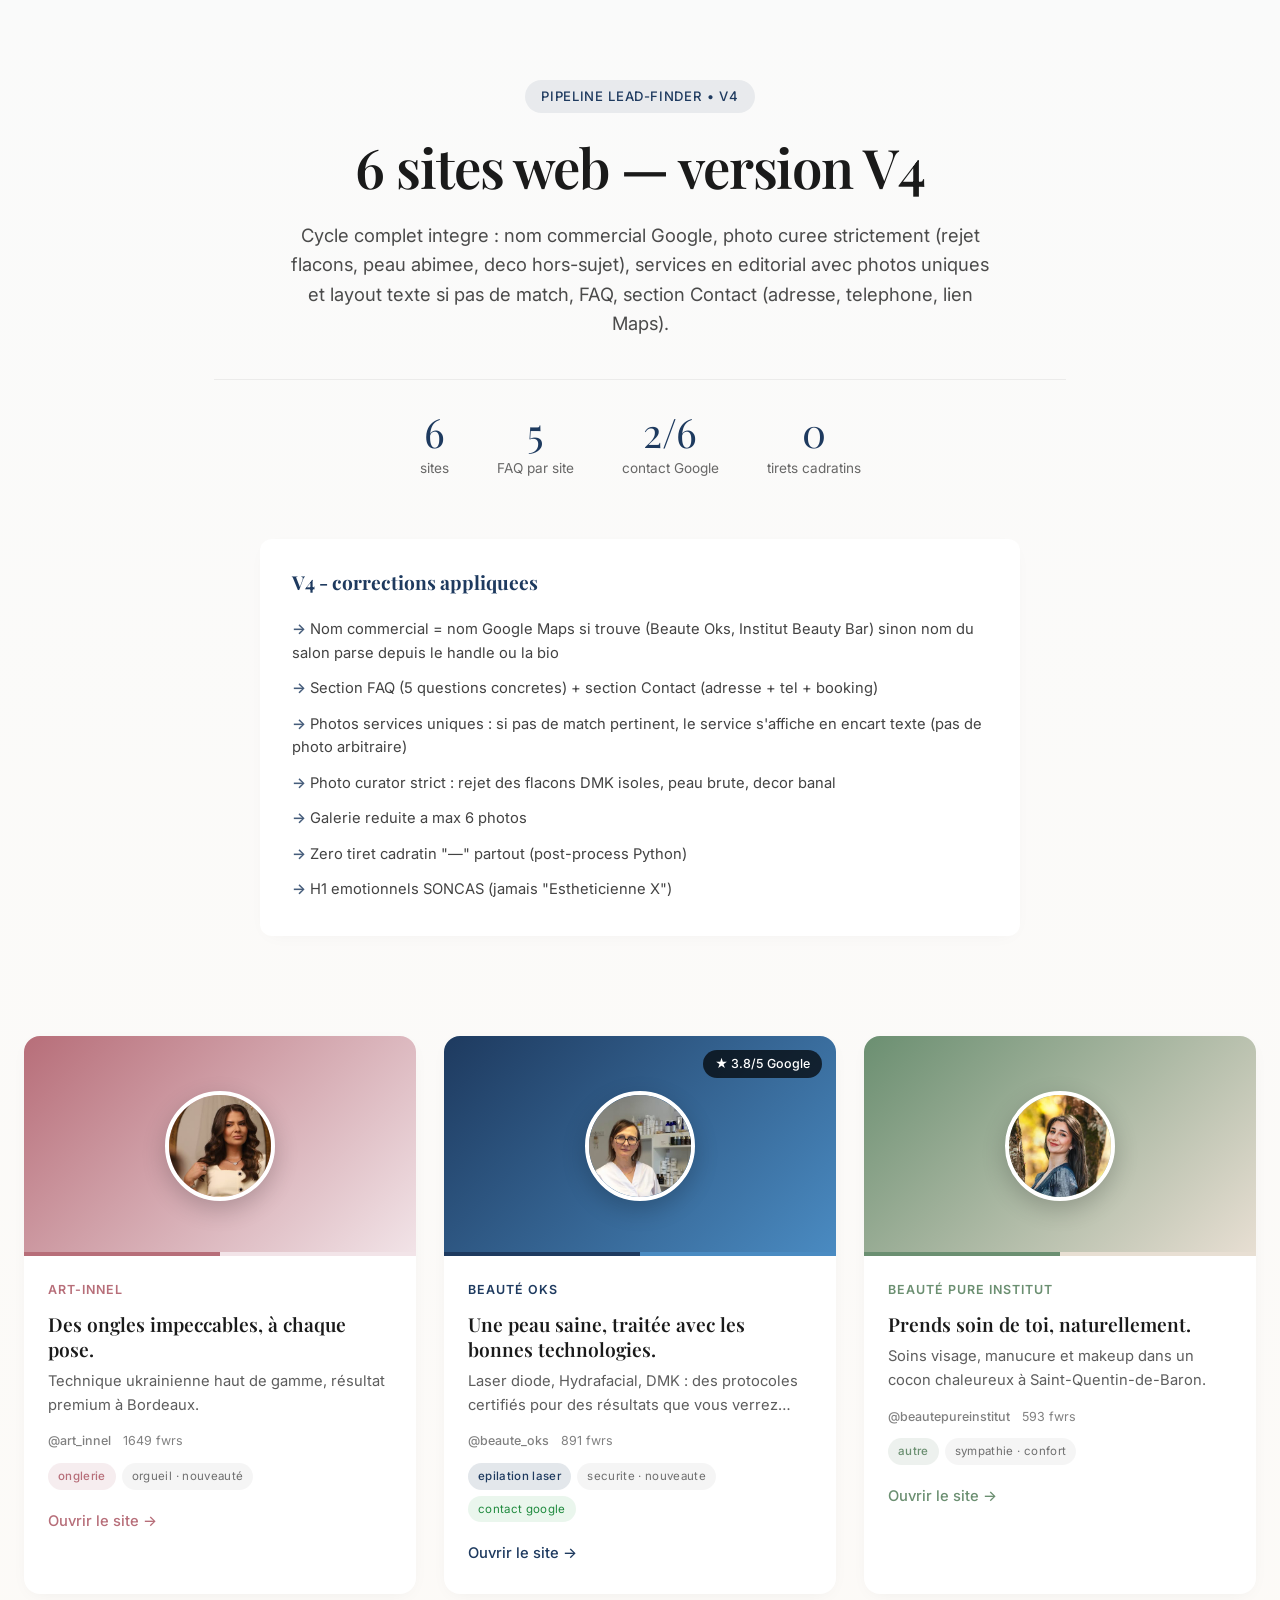
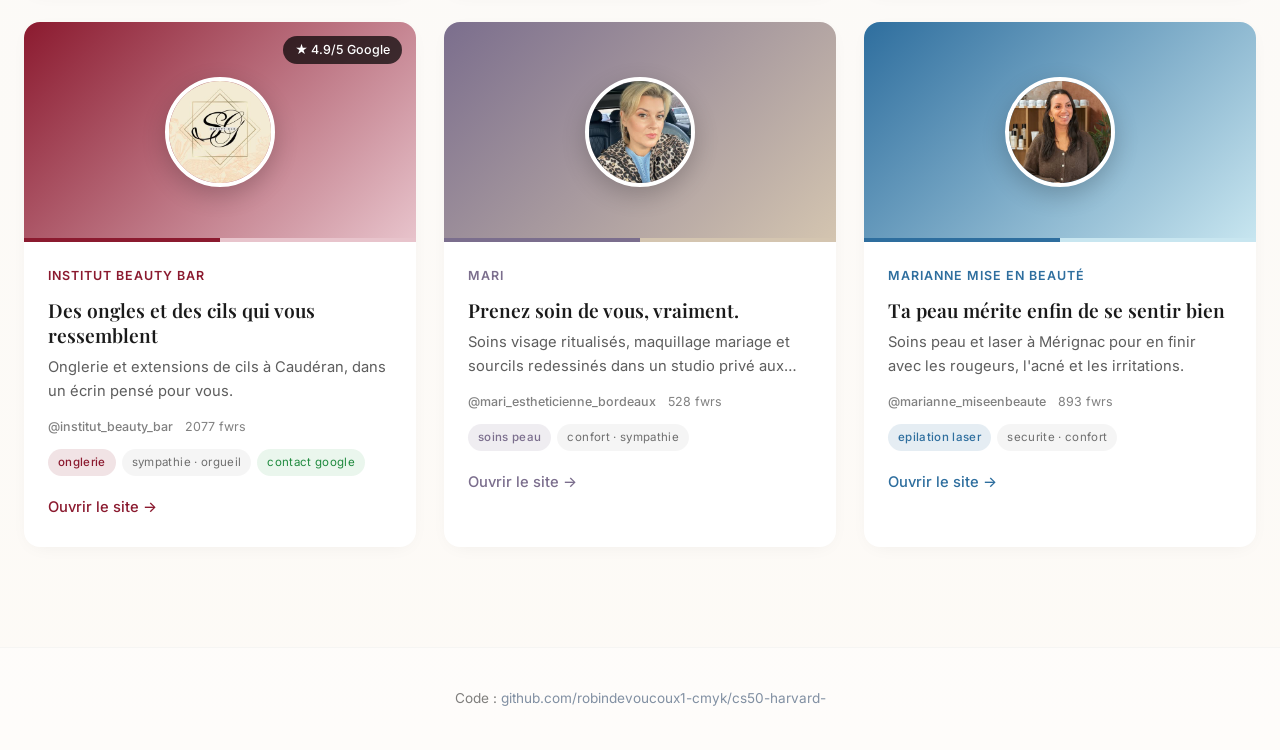
<file: docs/index.html>
<!doctype html>
<html lang="fr">
<head>
<meta charset="utf-8">
<meta name="viewport" content="width=device-width, initial-scale=1">
<title>6 sites generes - V4</title>
<link rel="preconnect" href="https://fonts.googleapis.com">
<link href="https://fonts.googleapis.com/css2?family=Playfair+Display:wght@500;600;700&family=Inter:wght@300;400;500;600&display=swap" rel="stylesheet">
<style>
* { box-sizing: border-box; margin: 0; padding: 0; }
body { font-family: 'Inter', sans-serif; background: linear-gradient(180deg, #fafafa 0%, #fdfaf6 100%); color: #1a1a1a; line-height: 1.6; min-height: 100vh; overflow-x: hidden; }
.hero { padding: 80px 24px 60px; text-align: center; max-width: 900px; margin: 0 auto; }
.hero .tag-top { display: inline-block; padding: 6px 16px; background: rgba(30,58,95,0.08); color: #1E3A5F; border-radius: 100px; font-size: 0.82rem; font-weight: 500; letter-spacing: 0.05em; text-transform: uppercase; margin-bottom: 24px; }
.hero h1 { font-family: 'Playfair Display', serif; font-size: clamp(2rem, 5vw, 3.4rem); font-weight: 600; line-height: 1.1; margin-bottom: 24px; letter-spacing: -0.02em; }
.hero .lead { font-size: 1.15rem; opacity: 0.78; max-width: 700px; margin: 0 auto 40px; }
.stats { display: flex; justify-content: center; gap: 48px; flex-wrap: wrap; margin-top: 32px; padding-top: 32px; border-top: 1px solid rgba(0,0,0,0.06); }
.stat .num { font-family: 'Playfair Display', serif; font-size: 2.5rem; color: #1E3A5F; display: block; line-height: 1; }
.stat .label { font-size: 0.85rem; opacity: 0.65; margin-top: 6px; display: block; }
.changelog { max-width: 760px; margin: 0 auto 60px; padding: 28px 32px; background: white; border-radius: 12px; box-shadow: 0 4px 20px -8px rgba(0,0,0,0.05); }
.changelog h3 { font-family: 'Playfair Display', serif; font-size: 1.2rem; margin-bottom: 14px; color: #1E3A5F; }
.changelog ul { list-style: none; }
.changelog li { padding: 6px 0; font-size: 0.92rem; opacity: 0.82; }
.changelog li::before { content: "→ "; color: #1E3A5F; font-weight: 600; }
.grid { max-width: 1320px; margin: 0 auto; padding: 40px 24px 100px; display: grid; grid-template-columns: repeat(auto-fill, minmax(360px, 1fr)); gap: 28px; }
.card { display: block; background: white; border-radius: 16px; overflow: hidden; text-decoration: none; color: inherit; box-shadow: 0 4px 20px -8px rgba(0,0,0,0.08); transition: transform .25s ease, box-shadow .25s ease; }
.card:hover { transform: translateY(-6px); box-shadow: 0 24px 50px -15px rgba(0,0,0,0.18); }
.thumb { position: relative; aspect-ratio: 16/9; background: linear-gradient(135deg, var(--accent) 0%, var(--accent2) 100%); display: flex; align-items: center; justify-content: center; overflow: hidden; }
.thumb img { width: 110px; height: 110px; border-radius: 50%; object-fit: cover; border: 4px solid white; box-shadow: 0 8px 24px rgba(0,0,0,0.2); }
.note-badge { position: absolute; top: 14px; right: 14px; background: rgba(0,0,0,0.7); color: white; padding: 4px 12px; border-radius: 100px; font-size: 0.78rem; font-weight: 500; }
.palette-strip { position: absolute; bottom: 0; left: 0; right: 0; display: flex; height: 4px; }
.palette-strip span { flex: 1; }
.card-body { padding: 24px 24px 28px; }
.brand-name { font-size: 0.78rem; color: var(--accent); font-weight: 600; letter-spacing: 0.08em; text-transform: uppercase; margin-bottom: 12px; }
.meta2 { font-size: 0.78rem; opacity: 0.55; margin: 14px 0 12px; display: flex; gap: 12px; }
.meta2 .handle { font-weight: 500; }
.card h3 { font-family: 'Playfair Display', serif; font-size: 1.2rem; font-weight: 600; line-height: 1.3; margin-bottom: 8px; }
.tagline { font-size: 0.92rem; opacity: 0.7; display: -webkit-box; -webkit-line-clamp: 2; -webkit-box-orient: vertical; overflow: hidden; }
.tags { display: flex; gap: 6px; margin-bottom: 18px; flex-wrap: wrap; }
.tag { font-size: 0.72rem; padding: 4px 10px; border-radius: 100px; letter-spacing: 0.03em; text-transform: lowercase; }
.tag-sous { background: color-mix(in srgb, var(--accent) 12%, transparent); color: var(--accent); font-weight: 500; }
.tag-soncas { background: rgba(0,0,0,0.04); color: rgba(0,0,0,0.55); }
.tag-contact { background: rgba(52, 168, 83, 0.1); color: #1f8a3e; }
.cta { display: inline-block; font-size: 0.92rem; color: var(--accent); font-weight: 500; }
footer { text-align: center; padding: 40px 24px; font-size: 0.85rem; opacity: 0.55; border-top: 1px solid rgba(0,0,0,0.05); background: white; }
footer a { color: #1E3A5F; text-decoration: none; }
</style>
</head>
<body>

<header class="hero">
  <span class="tag-top">Pipeline lead-finder • v4</span>
  <h1>6 sites web — version V4</h1>
  <p class="lead">Cycle complet integre : nom commercial Google, photo curee strictement (rejet flacons, peau abimee, deco hors-sujet), services en editorial avec photos uniques et layout texte si pas de match, FAQ, section Contact (adresse, telephone, lien Maps).</p>
  <div class="stats">
    <div class="stat"><span class="num">6</span><span class="label">sites</span></div>
    <div class="stat"><span class="num">5</span><span class="label">FAQ par site</span></div>
    <div class="stat"><span class="num">2/6</span><span class="label">contact Google</span></div>
    <div class="stat"><span class="num">0</span><span class="label">tirets cadratins</span></div>
  </div>
</header>

<div class="changelog">
  <h3>V4 - corrections appliquees</h3>
  <ul>
    <li>Nom commercial = nom Google Maps si trouve (Beaute Oks, Institut Beauty Bar) sinon nom du salon parse depuis le handle ou la bio</li>
    <li>Section FAQ (5 questions concretes) + section Contact (adresse + tel + booking)</li>
    <li>Photos services uniques : si pas de match pertinent, le service s'affiche en encart texte (pas de photo arbitraire)</li>
    <li>Photo curator strict : rejet des flacons DMK isoles, peau brute, decor banal</li>
    <li>Galerie reduite a max 6 photos</li>
    <li>Zero tiret cadratin "—" partout (post-process Python)</li>
    <li>H1 emotionnels SONCAS (jamais "Estheticienne X")</li>
  </ul>
</div>

<main class="grid">

    <a class="card" href="art-innel/" style="--accent: #B76E79; --accent2: #F2E4E8;">
      <div class="thumb">
        <img src="art-innel/assets/profil.jpg" alt="ART-INNEL">
        <div class="palette-strip"><span style="background:#B76E79"></span><span style="background:#F2E4E8"></span></div>
        
      </div>
      <div class="card-body">
        <div class="brand-name">ART-INNEL</div>
        <h3>Des ongles impeccables, à chaque pose.</h3>
        <p class="tagline">Technique ukrainienne haut de gamme, résultat premium à Bordeaux.</p>
        <div class="meta2">
          <span class="handle">@art_innel</span>
          <span class="followers">1649 fwrs</span>
        </div>
        <div class="tags">
          <span class="tag tag-sous">onglerie</span>
          <span class="tag tag-soncas">Orgueil · Nouveauté</span>
          
        </div>
        <span class="cta">Ouvrir le site →</span>
      </div>
    </a>

    <a class="card" href="beaute-oks/" style="--accent: #1E3A5F; --accent2: #4A8BC2;">
      <div class="thumb">
        <img src="beaute-oks/assets/profil.jpg" alt="Beauté Oks">
        <div class="palette-strip"><span style="background:#1E3A5F"></span><span style="background:#4A8BC2"></span></div>
        <span class="note-badge">★ 3.8/5 Google</span>
      </div>
      <div class="card-body">
        <div class="brand-name">Beauté Oks</div>
        <h3>Une peau saine, traitée avec les bonnes technologies.</h3>
        <p class="tagline">Laser diode, Hydrafacial, DMK : des protocoles certifiés pour des résultats que vous verrez vraiment.</p>
        <div class="meta2">
          <span class="handle">@beaute_oks</span>
          <span class="followers">891 fwrs</span>
        </div>
        <div class="tags">
          <span class="tag tag-sous">epilation laser</span>
          <span class="tag tag-soncas">Securite · Nouveaute</span>
          <span class="tag tag-contact">contact Google</span>
        </div>
        <span class="cta">Ouvrir le site →</span>
      </div>
    </a>

    <a class="card" href="beautepureinstitut/" style="--accent: #6B8F71; --accent2: #E8DFD3;">
      <div class="thumb">
        <img src="beautepureinstitut/assets/profil.jpg" alt="Beauté Pure Institut">
        <div class="palette-strip"><span style="background:#6B8F71"></span><span style="background:#E8DFD3"></span></div>
        
      </div>
      <div class="card-body">
        <div class="brand-name">Beauté Pure Institut</div>
        <h3>Prends soin de toi, naturellement.</h3>
        <p class="tagline">Soins visage, manucure et makeup dans un cocon chaleureux à Saint-Quentin-de-Baron.</p>
        <div class="meta2">
          <span class="handle">@beautepureinstitut</span>
          <span class="followers">593 fwrs</span>
        </div>
        <div class="tags">
          <span class="tag tag-sous">autre</span>
          <span class="tag tag-soncas">Sympathie · Confort</span>
          
        </div>
        <span class="cta">Ouvrir le site →</span>
      </div>
    </a>

    <a class="card" href="institut-beauty-bar/" style="--accent: #8B1A2F; --accent2: #E8C4CC;">
      <div class="thumb">
        <img src="institut-beauty-bar/assets/profil.jpg" alt="Institut Beauty Bar">
        <div class="palette-strip"><span style="background:#8B1A2F"></span><span style="background:#E8C4CC"></span></div>
        <span class="note-badge">★ 4.9/5 Google</span>
      </div>
      <div class="card-body">
        <div class="brand-name">Institut Beauty Bar</div>
        <h3>Des ongles et des cils qui vous ressemblent</h3>
        <p class="tagline">Onglerie et extensions de cils à Caudéran, dans un écrin pensé pour vous.</p>
        <div class="meta2">
          <span class="handle">@institut_beauty_bar</span>
          <span class="followers">2077 fwrs</span>
        </div>
        <div class="tags">
          <span class="tag tag-sous">onglerie</span>
          <span class="tag tag-soncas">Sympathie · Orgueil</span>
          <span class="tag tag-contact">contact Google</span>
        </div>
        <span class="cta">Ouvrir le site →</span>
      </div>
    </a>

    <a class="card" href="mari-estheticienne-bordeaux/" style="--accent: #7B6E8D; --accent2: #D4C5B0;">
      <div class="thumb">
        <img src="mari-estheticienne-bordeaux/assets/profil.jpg" alt="Mari">
        <div class="palette-strip"><span style="background:#7B6E8D"></span><span style="background:#D4C5B0"></span></div>
        
      </div>
      <div class="card-body">
        <div class="brand-name">Mari</div>
        <h3>Prenez soin de vous, vraiment.</h3>
        <p class="tagline">Soins visage ritualisés, maquillage mariage et sourcils redessinés dans un studio privé aux Chartrons.</p>
        <div class="meta2">
          <span class="handle">@mari_estheticienne_bordeaux</span>
          <span class="followers">528 fwrs</span>
        </div>
        <div class="tags">
          <span class="tag tag-sous">soins peau</span>
          <span class="tag tag-soncas">Confort · Sympathie</span>
          
        </div>
        <span class="cta">Ouvrir le site →</span>
      </div>
    </a>

    <a class="card" href="marianne-miseenbeaute/" style="--accent: #2E6E9E; --accent2: #C8E6F0;">
      <div class="thumb">
        <img src="marianne-miseenbeaute/assets/profil.jpg" alt="Marianne Mise en Beauté">
        <div class="palette-strip"><span style="background:#2E6E9E"></span><span style="background:#C8E6F0"></span></div>
        
      </div>
      <div class="card-body">
        <div class="brand-name">Marianne Mise en Beauté</div>
        <h3>Ta peau mérite enfin de se sentir bien</h3>
        <p class="tagline">Soins peau et laser à Mérignac pour en finir avec les rougeurs, l'acné et les irritations.</p>
        <div class="meta2">
          <span class="handle">@marianne_miseenbeaute</span>
          <span class="followers">893 fwrs</span>
        </div>
        <div class="tags">
          <span class="tag tag-sous">epilation laser</span>
          <span class="tag tag-soncas">Securite · Confort</span>
          
        </div>
        <span class="cta">Ouvrir le site →</span>
      </div>
    </a>

</main>

<footer>Code : <a href="https://github.com/robindevoucoux1-cmyk/cs50-harvard-/tree/claude/lead-finder-tool-YijRs">github.com/robindevoucoux1-cmyk/cs50-harvard-</a></footer>

</body>
</html>
</file>
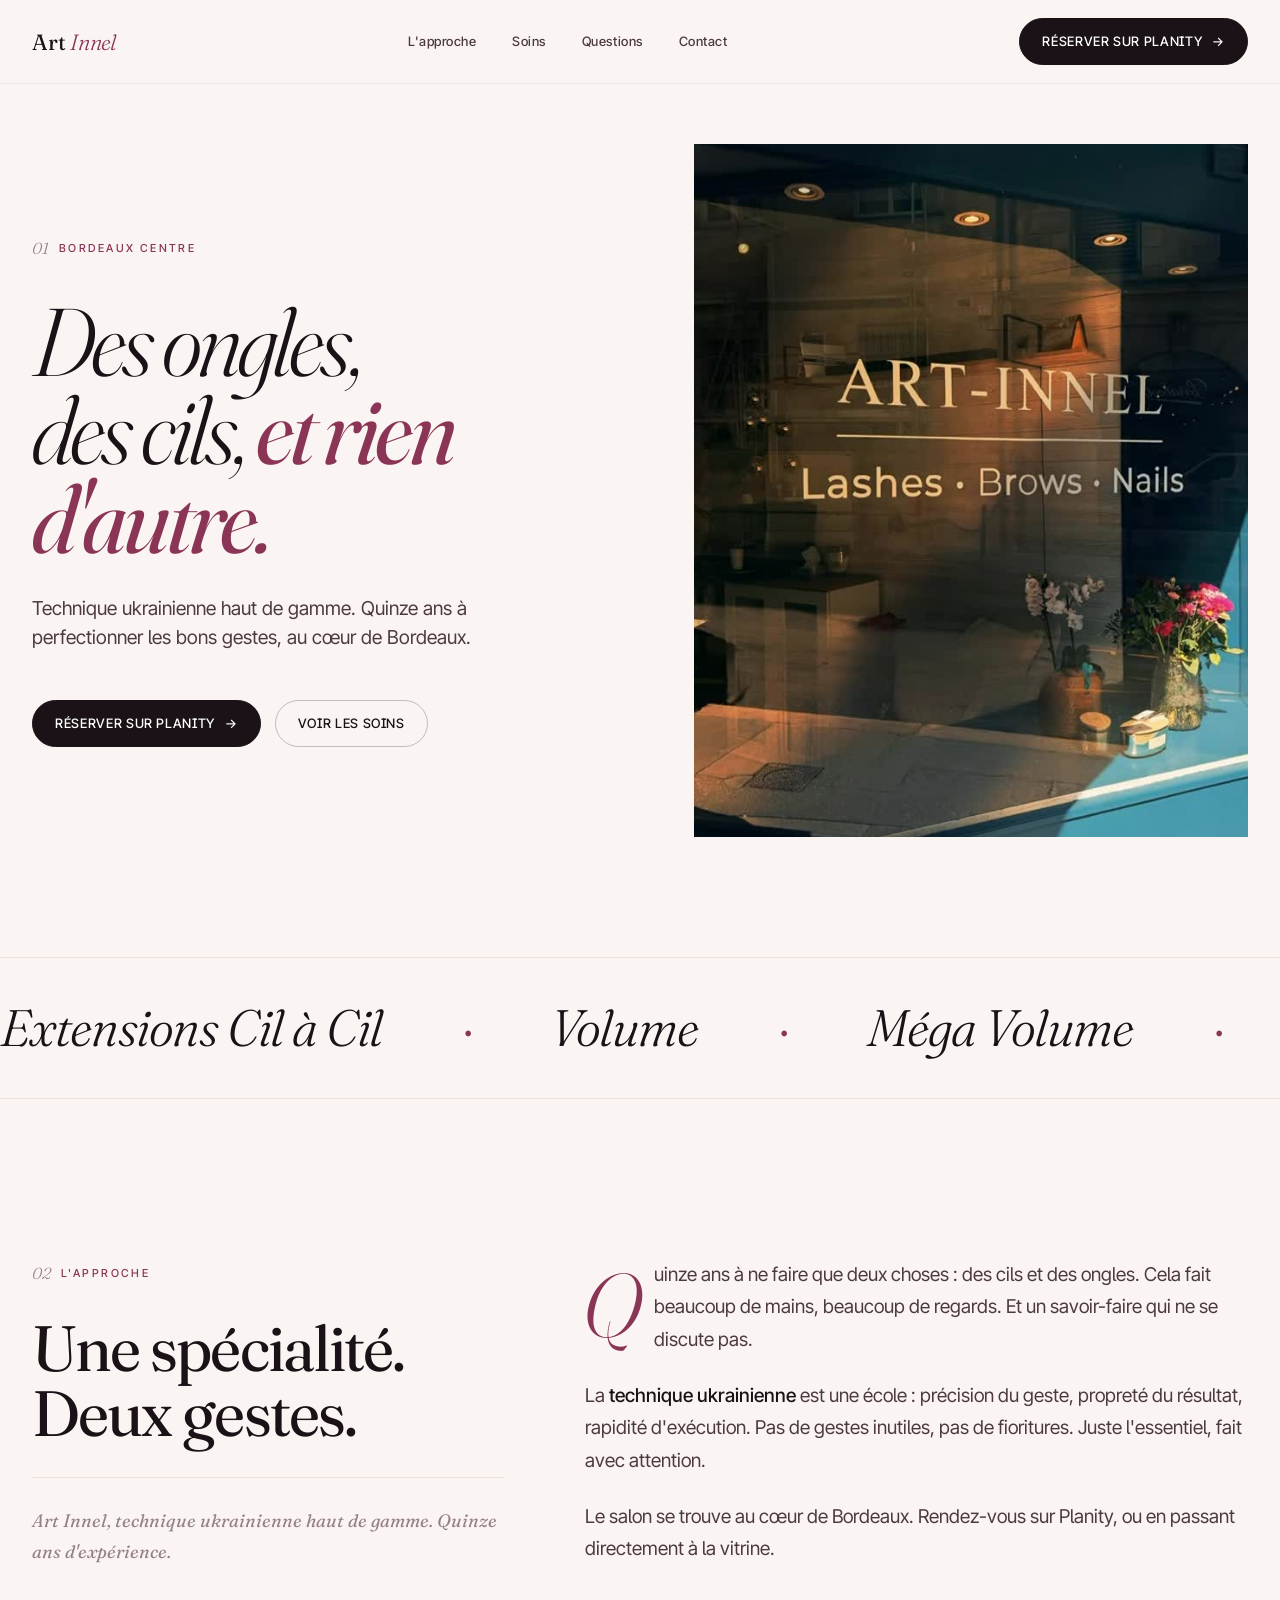
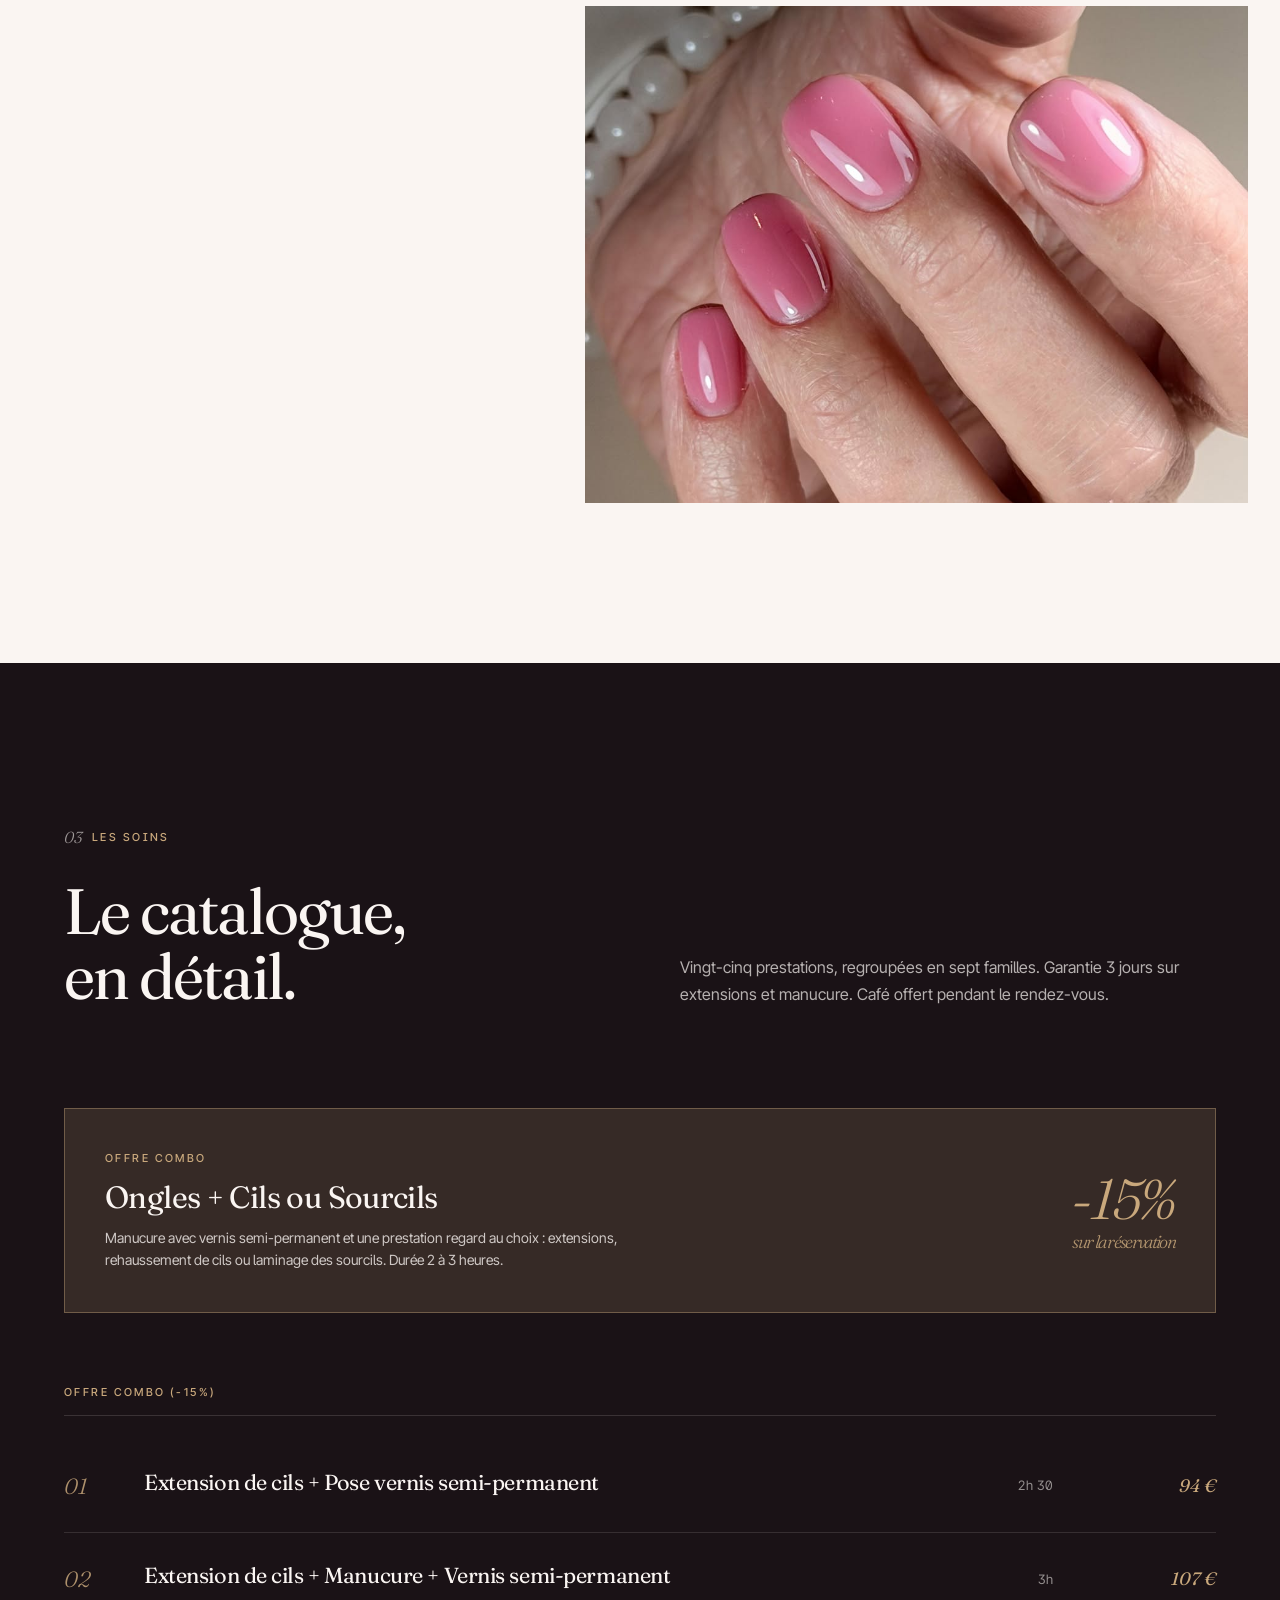
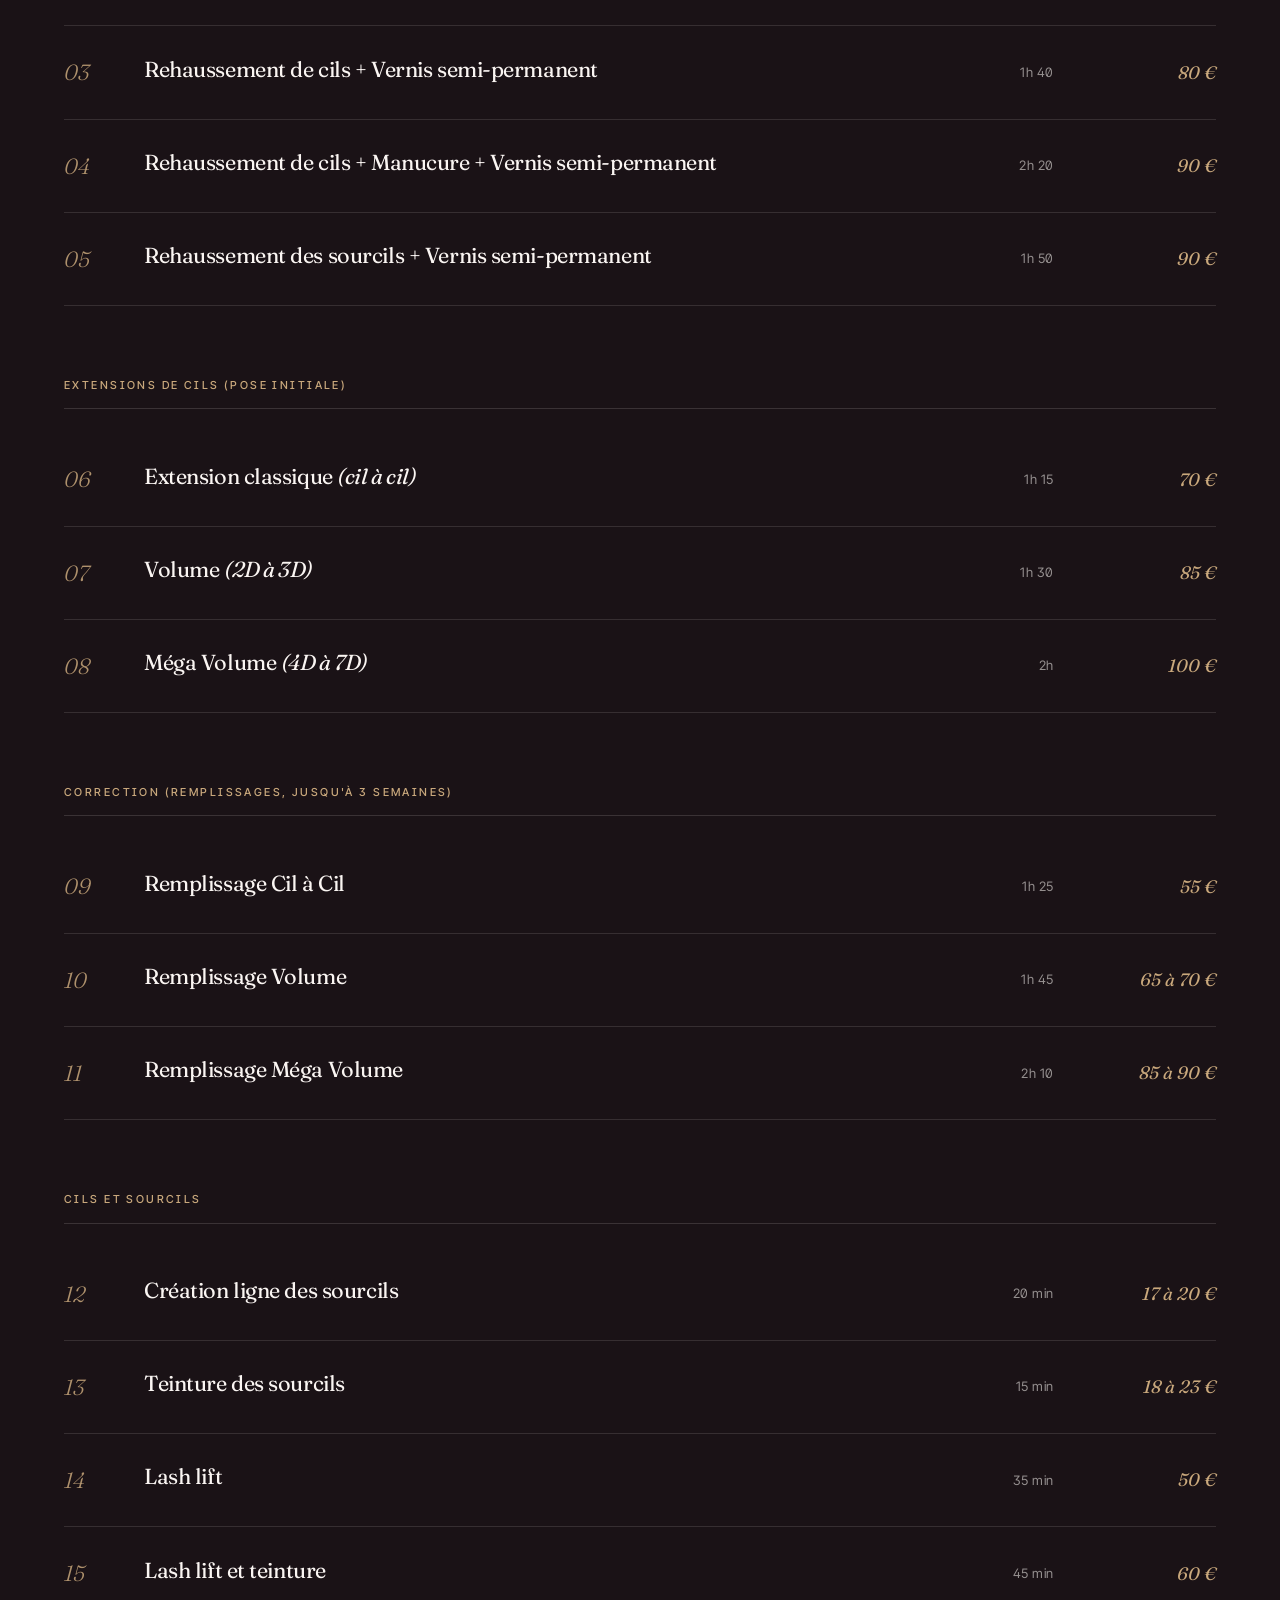
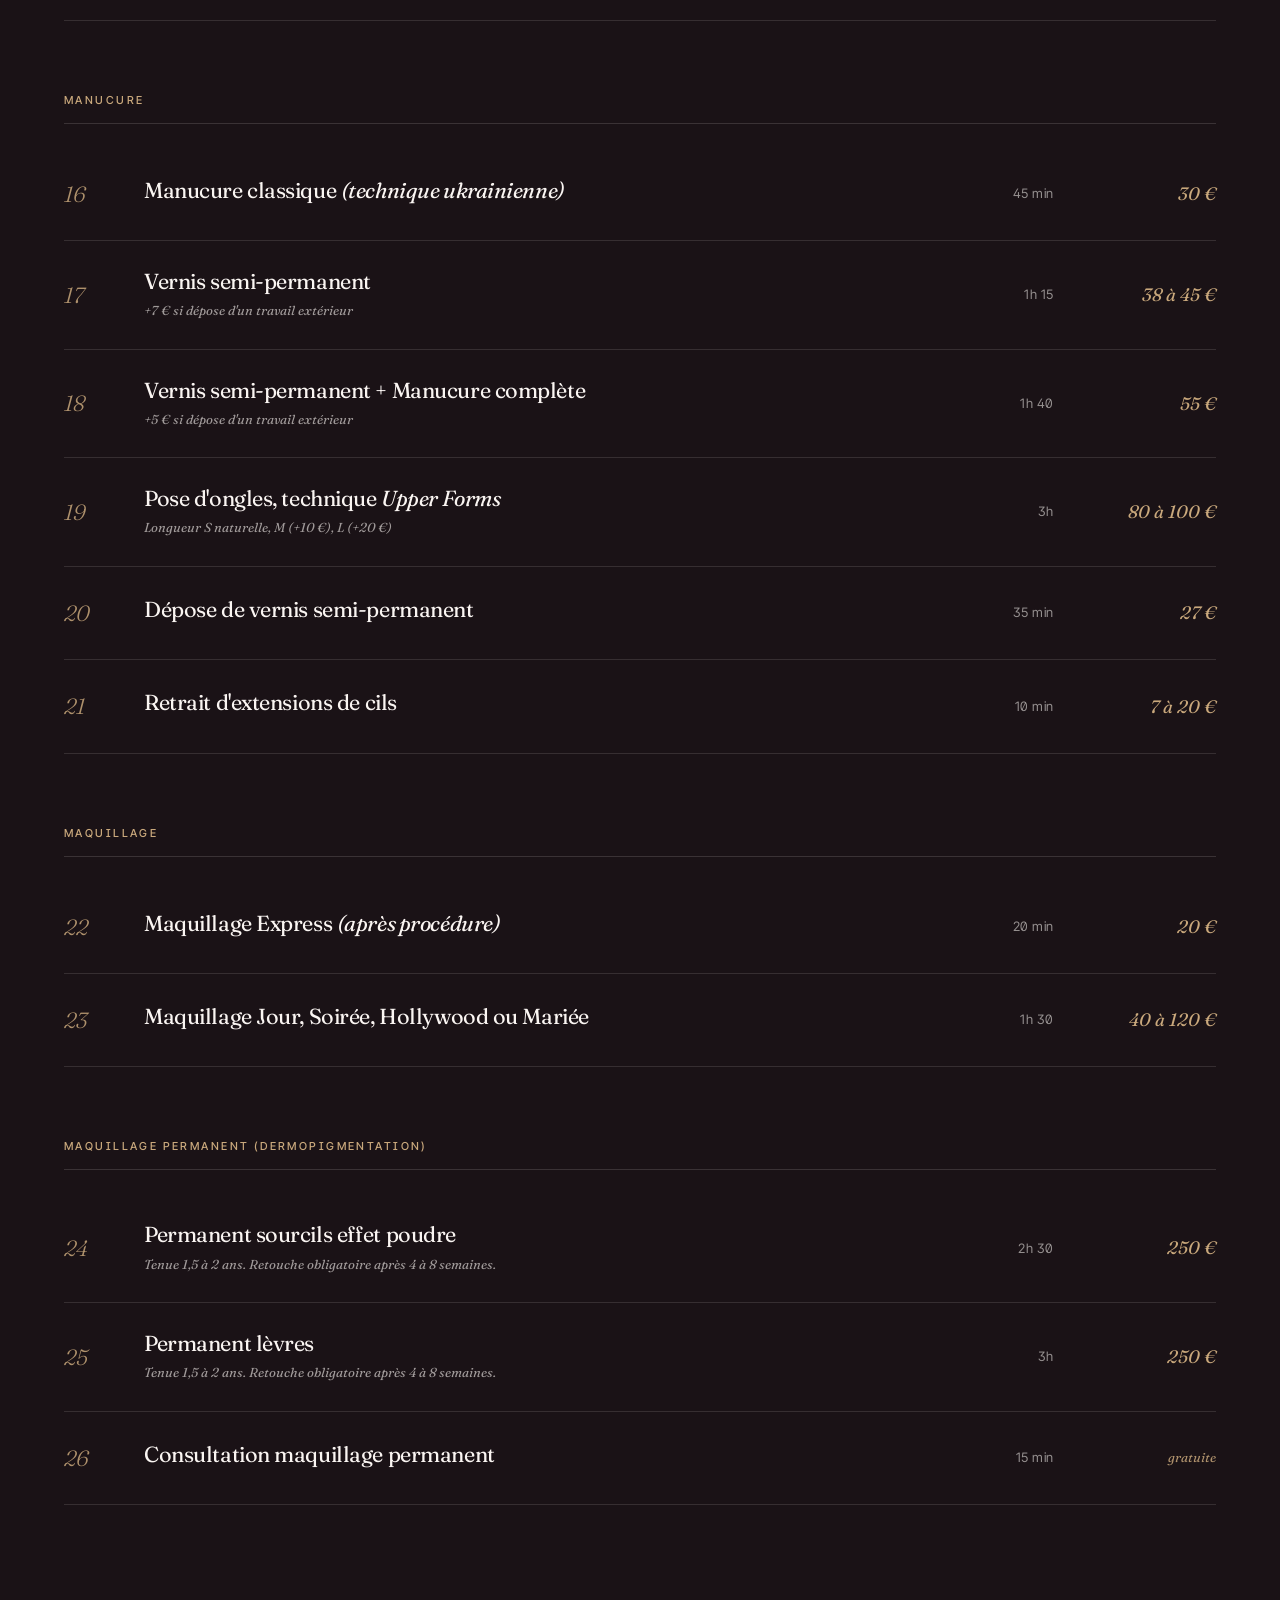
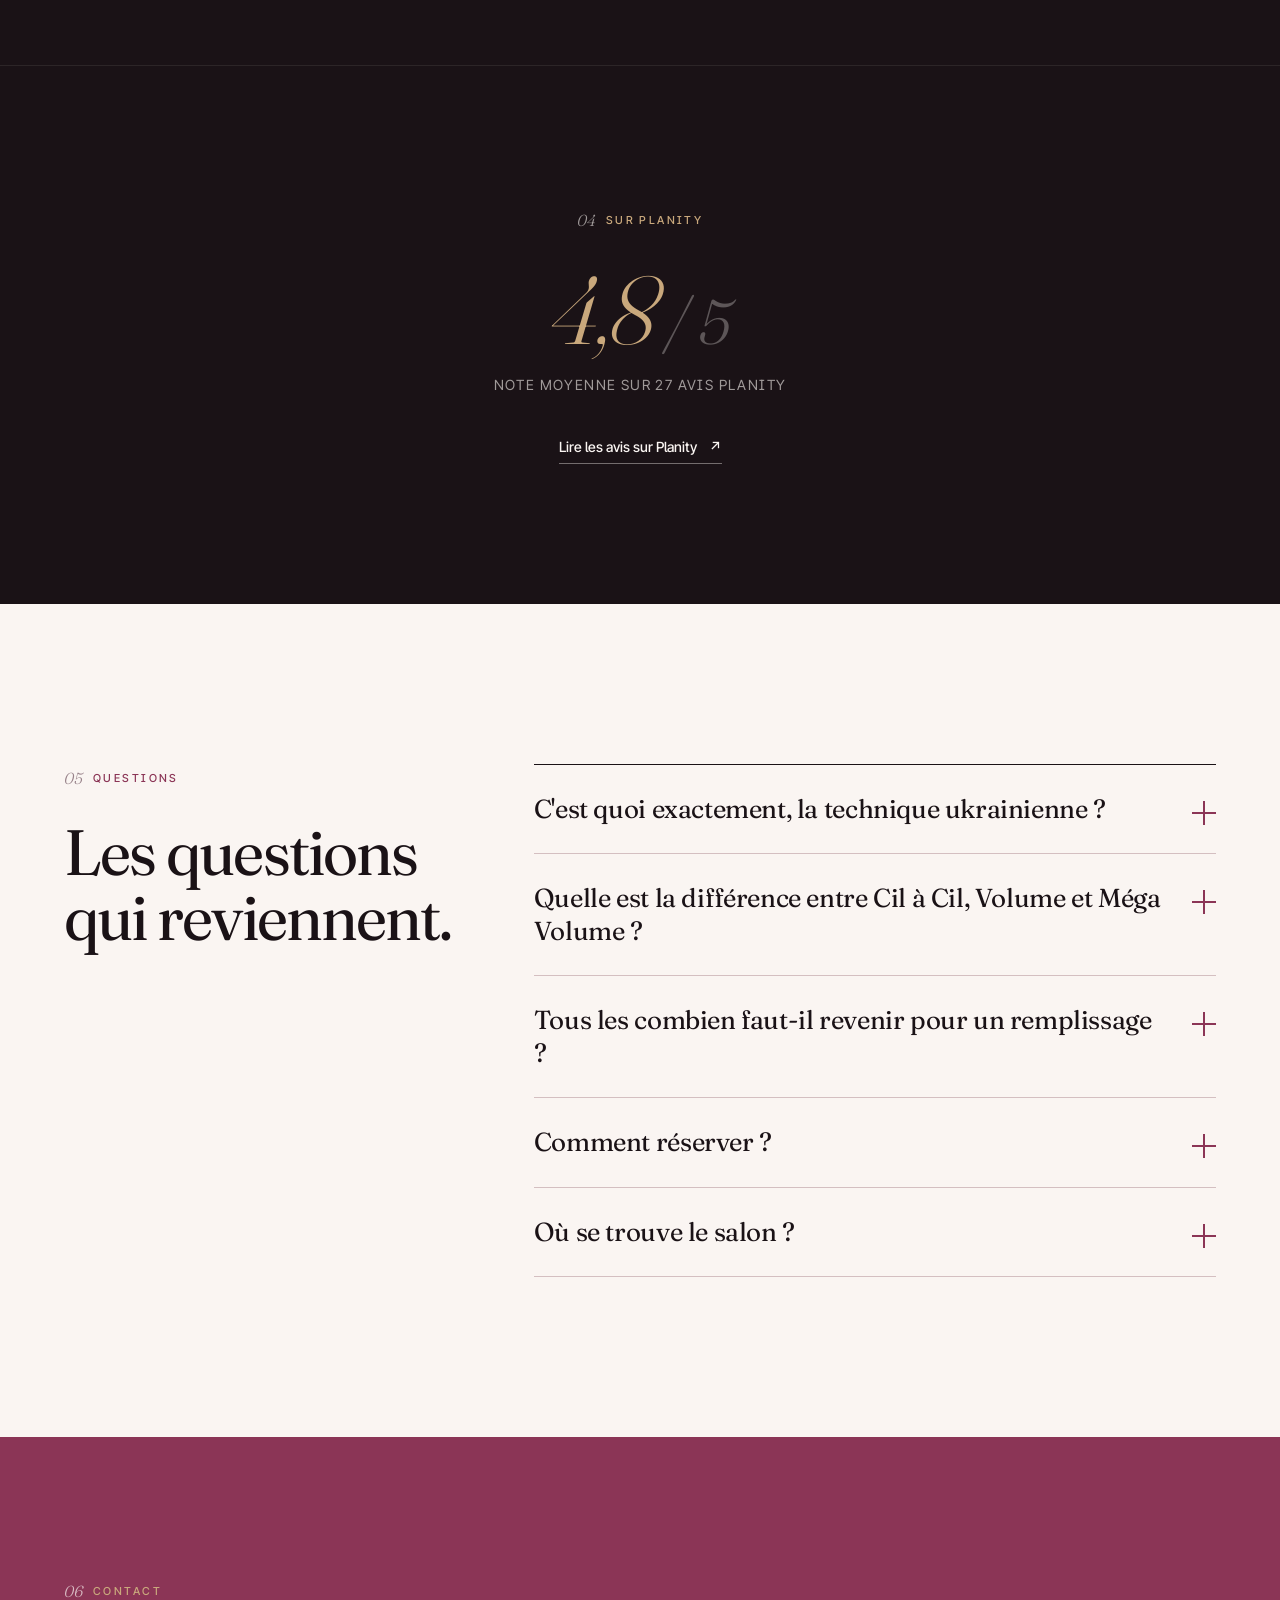
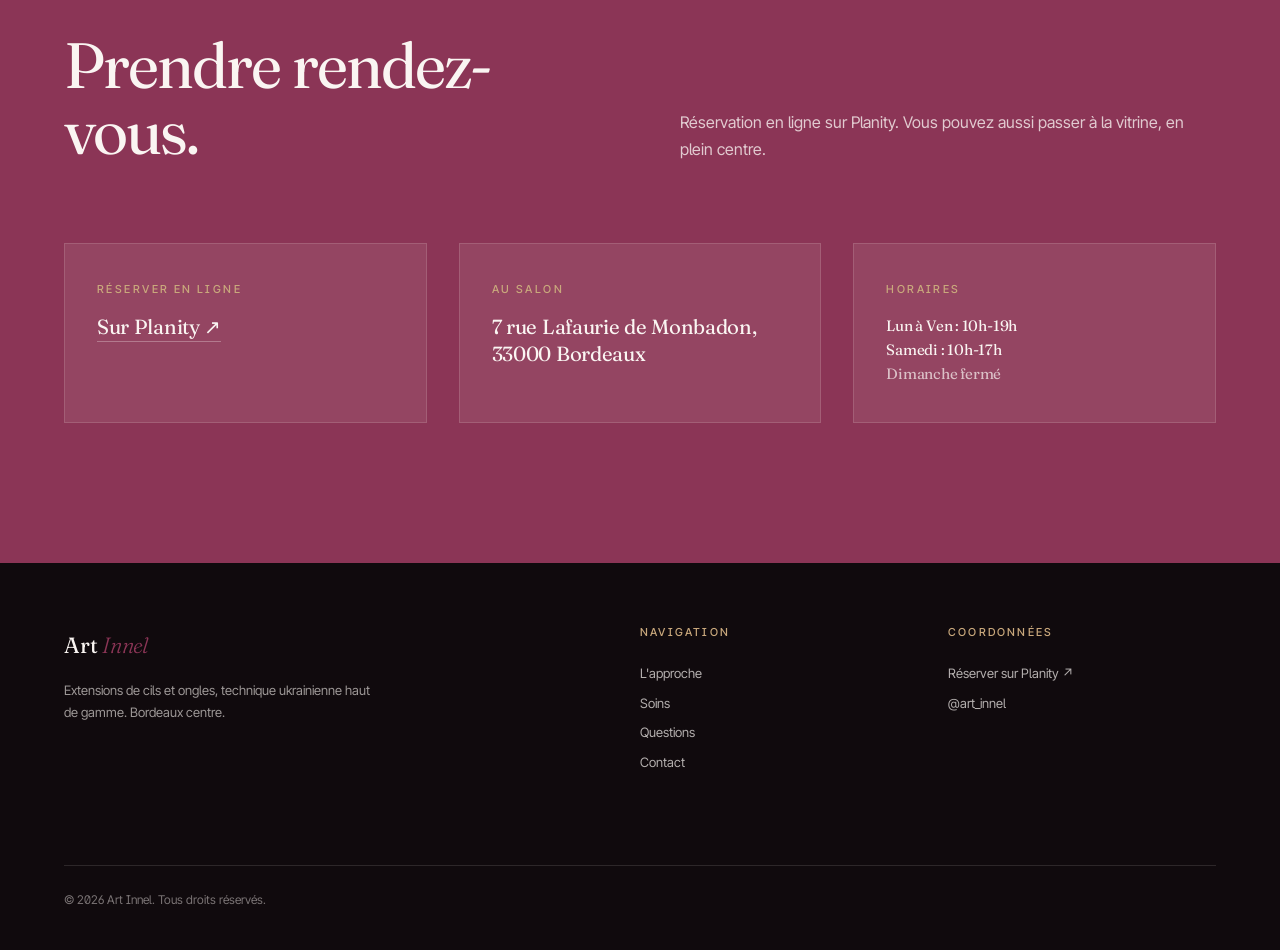
<file: docs/art-innel/index.html>
<!doctype html>
<html lang="fr">
<head>
<meta charset="utf-8">
<meta name="viewport" content="width=device-width, initial-scale=1, viewport-fit=cover">
<title>Art Innel, extensions de cils et ongles à Bordeaux</title>
<meta name="description" content="Extensions de cils technique ukrainienne et ongles haut de gamme à Bordeaux. Rendez-vous Planity.">
<meta property="og:title" content="Art Innel, Bordeaux">
<meta property="og:description" content="Technique ukrainienne haut de gamme. Cils, ongles. Bordeaux centre.">
<meta property="og:image" content="assets/post_004.jpg">
<link rel="icon" href="assets/profil.jpg">
<link rel="preconnect" href="https://fonts.googleapis.com">
<link rel="preconnect" href="https://fonts.gstatic.com" crossorigin>
<link href="https://fonts.googleapis.com/css2?family=Fraunces:ital,opsz,wght@0,9..144,300;0,9..144,400;0,9..144,500;1,9..144,300;1,9..144,400&family=Inter+Tight:wght@300;400;500;600&display=swap" rel="stylesheet">
<style>
:root {
  --ink-strong: #1A1216;
  --ink-mid:    #4D3A41;
  --ink-soft:   #968088;
  --paper:      #FAF5F2;
  --paper-warm: #F2E5DD;
  --white:      #FFFFFF;
  --black:      #100A0D;
  --accent:     #8B3556;
  --accent-soft:#C0768C;
  --warm:       #C9A87C;
  --border:     #EFE0DD;
  --border-mid: #D4BFC1;
  --font-display: "Fraunces", "Cormorant Garamond", Georgia, serif;
  --font-body:    "Inter Tight", "Inter", system-ui, sans-serif;
  --container: 1280px;
  --t-fast: 0.25s cubic-bezier(.2,.7,.2,1);
  --t-mid:  0.55s cubic-bezier(.2,.7,.2,1);
  --t-slow: 0.95s cubic-bezier(.2,.7,.2,1);
}
* { box-sizing: border-box; margin: 0; padding: 0; }
*::selection { background: var(--accent); color: var(--white); }
html { scroll-behavior: smooth; -webkit-text-size-adjust: 100%; }
body { font-family: var(--font-body); font-weight: 400; font-size: 17px; line-height: 1.65; color: var(--ink-strong); background: var(--paper); overflow-x: hidden; -webkit-font-smoothing: antialiased; -moz-osx-font-smoothing: grayscale; text-rendering: optimizeLegibility; font-feature-settings: "ss01", "ss02", "kern", "liga"; }
a { color: inherit; text-decoration: none; transition: opacity var(--t-fast); }
img { max-width: 100%; display: block; }
.container { max-width: var(--container); margin: 0 auto; padding: 0 32px; }
.eyebrow { display: inline-flex; align-items: center; gap: 10px; font-family: var(--font-body); font-size: 11px; font-weight: 500; letter-spacing: 0.22em; text-transform: uppercase; color: var(--accent); }
.eyebrow .num { font-family: var(--font-display); font-style: italic; font-weight: 300; font-size: 16px; letter-spacing: 0; color: var(--ink-soft); }
.eyebrow .bar { display: none; }
h1, h2, h3 { font-family: var(--font-display); font-weight: 400; line-height: 1; letter-spacing: -0.025em; color: var(--ink-strong); }
h1 { font-size: clamp(48px, 7.5vw, 120px); font-weight: 300; font-style: italic; letter-spacing: -0.04em; line-height: 0.92; }
h2 { font-size: clamp(34px, 5vw, 72px); line-height: 1.02; letter-spacing: -0.03em; }
h3 { font-size: clamp(22px, 2.4vw, 32px); font-weight: 400; line-height: 1.15; letter-spacing: -0.02em; }
p { line-height: 1.7; color: var(--ink-mid); }
em { font-family: var(--font-display); font-style: italic; font-weight: 400; }

header.nav { position: fixed; top: 0; left: 0; right: 0; z-index: 80; padding: 18px 32px; background: color-mix(in srgb, var(--paper) 90%, transparent); backdrop-filter: saturate(180%) blur(14px); -webkit-backdrop-filter: saturate(180%) blur(14px); border-bottom: 1px solid color-mix(in srgb, var(--ink-strong) 6%, transparent); }
header.nav .inner { max-width: var(--container); margin: 0 auto; display: flex; align-items: center; justify-content: space-between; gap: 16px; }
.logo { font-family: var(--font-display); font-size: 22px; font-weight: 400; color: var(--ink-strong); letter-spacing: -0.01em; white-space: nowrap; }
.logo em { font-style: italic; font-weight: 300; color: var(--accent); }
nav.primary { display: flex; gap: 36px; }
nav.primary a { font-size: 13px; font-weight: 500; letter-spacing: 0.04em; color: var(--ink-mid); position: relative; }
nav.primary a::after { content: ""; position: absolute; left: 0; right: 0; bottom: -4px; height: 1px; background: var(--accent); transform: scaleX(0); transform-origin: left; transition: transform var(--t-mid); }
nav.primary a:hover { color: var(--ink-strong); }
nav.primary a:hover::after { transform: scaleX(1); }
.btn { display: inline-flex; align-items: center; gap: 10px; padding: 12px 22px; font-family: var(--font-body); font-size: 13px; font-weight: 500; letter-spacing: 0.05em; text-transform: uppercase; background: var(--ink-strong); color: var(--white); border: 1px solid var(--ink-strong); border-radius: 999px; cursor: pointer; transition: transform var(--t-fast), background var(--t-fast); white-space: nowrap; }
.btn:hover { transform: translateY(-1px); background: var(--accent); border-color: var(--accent); }
.btn .arr { transition: transform var(--t-fast); }
.btn:hover .arr { transform: translateX(4px); }
.btn-light { background: transparent; color: var(--ink-strong); border-color: color-mix(in srgb, var(--ink-strong) 25%, transparent); }
.btn-light:hover { background: var(--ink-strong); color: var(--white); }
.btn-reserve .lbl-short { display: none; }
@media (max-width: 860px) { nav.primary { display: none; } header.nav { padding: 14px 18px; } .logo { font-size: 18px; } .btn { padding: 10px 16px; font-size: 12px; } .btn-reserve .lbl-long { display: none; } .btn-reserve .lbl-short { display: inline; } }

section.hero { margin-top: 64px; min-height: calc(100vh - 64px); padding: 80px 32px 120px; display: grid; grid-template-columns: 1.05fr 1fr; gap: 80px; align-items: center; max-width: var(--container); margin-inline: auto; }
.hero .copy { max-width: 620px; }
.hero .eyebrow { margin-bottom: 36px; }
.hero h1 { margin-bottom: 32px; }
.hero h1 .acc { color: var(--accent); }
.hero .tagline { font-size: clamp(18px, 1.5vw, 22px); line-height: 1.5; color: var(--ink-mid); max-width: 460px; margin-bottom: 48px; }
.hero .ctas { display: flex; gap: 14px; flex-wrap: wrap; align-items: center; }
.hero .img-wrap { position: relative; aspect-ratio: 4/5; overflow: hidden; background: var(--accent); }
.hero .img-wrap img { width: 100%; height: 100%; object-fit: cover; filter: saturate(0.96); transition: transform var(--t-slow); }
.hero:hover .img-wrap img { transform: scale(1.02); }
.hero .img-caption { position: absolute; left: -64px; bottom: 32px; writing-mode: vertical-rl; transform: rotate(180deg); font-family: var(--font-display); font-style: italic; font-size: 13px; color: var(--ink-soft); letter-spacing: 0.05em; }

.marquee { overflow: hidden; padding: 28px 0; border-top: 1px solid var(--border); border-bottom: 1px solid var(--border); background: var(--paper); }
.marquee-track { display: flex; gap: 80px; animation: marquee 45s linear infinite; white-space: nowrap; width: max-content; }
.marquee-track span { font-family: var(--font-display); font-size: clamp(28px, 4vw, 56px); font-style: italic; font-weight: 300; letter-spacing: -0.02em; color: var(--ink-strong); }
.marquee-track span::after { content: "·"; margin-left: 80px; color: var(--accent); font-style: normal; }
@keyframes marquee { from { transform: translateX(0); } to { transform: translateX(-50%); } }

section.about { padding: 160px 32px; background: var(--paper); }
.about .grid { max-width: var(--container); margin: 0 auto; display: grid; grid-template-columns: 5fr 7fr; gap: 80px; align-items: start; }
.about .left { position: sticky; top: 120px; }
.about .left .eyebrow { margin-bottom: 28px; }
.about .left h2 { margin-bottom: 32px; }
.about .left .signature { font-family: var(--font-display); font-style: italic; color: var(--ink-soft); font-size: 18px; margin-top: 28px; padding-top: 28px; border-top: 1px solid var(--border); }
.about .right { font-size: 19px; line-height: 1.75; color: var(--ink-mid); }
.about .right p { margin-bottom: 24px; }
.about .right p strong { color: var(--ink-strong); font-weight: 500; }
.about .right p:first-of-type::first-letter { font-family: var(--font-display); font-style: italic; font-weight: 300; font-size: 90px; float: left; line-height: 0.85; margin: 8px 12px 0 -4px; color: var(--accent); }
.about .photo-side { margin-top: 40px; aspect-ratio: 4/3; overflow: hidden; }
.about .photo-side img { width: 100%; height: 100%; object-fit: cover; filter: saturate(0.96); }
.about .cap { margin-top: 12px; font-family: var(--font-display); font-style: italic; font-size: 14px; color: var(--ink-soft); }

@media (max-width: 860px) { section.about { padding: 100px 24px; } .about .grid { grid-template-columns: 1fr; gap: 48px; } .about .left { position: static; } .about .right { font-size: 17px; } .about .right p:first-of-type::first-letter { font-size: 64px; } section.hero { grid-template-columns: 1fr; gap: 60px; min-height: auto; padding: 60px 24px 80px; } .hero .img-caption { display: none; } }

section.services { padding: 160px 32px; background: var(--ink-strong); color: var(--paper); }
section.services .container { max-width: var(--container); margin: 0 auto; }
section.services .header { display: grid; grid-template-columns: 1fr 1fr; gap: 80px; margin-bottom: 100px; align-items: end; }
section.services .header .eyebrow { color: var(--warm); margin-bottom: 28px; }
section.services .header .eyebrow .num { color: var(--paper); opacity: 0.6; }
section.services .header .eyebrow .bar { background: var(--warm); }
section.services .header h2 { color: var(--paper); }
section.services .header .right p { font-size: 16px; line-height: 1.7; color: color-mix(in srgb, var(--paper) 70%, transparent); }
section.services .famille { margin-top: 70px; }
section.services .famille:first-of-type { margin-top: 0; }
section.services .famille-titre { font-family: var(--font-body); font-size: 11px; font-weight: 500; letter-spacing: 0.22em; text-transform: uppercase; color: var(--warm); margin-bottom: 24px; padding-bottom: 14px; border-bottom: 1px solid color-mix(in srgb, var(--paper) 14%, transparent); }
section.services .item { border-bottom: 1px solid color-mix(in srgb, var(--paper) 12%, transparent); display: grid; grid-template-columns: 48px 1fr 90px 130px; gap: 32px; padding: 28px 0; align-items: center; transition: background var(--t-mid); }
section.services .item:hover { background: color-mix(in srgb, var(--paper) 4%, transparent); }
section.services .item .num { font-family: var(--font-display); font-style: italic; font-weight: 300; font-size: 22px; color: var(--warm); opacity: 0.85; }
section.services .item .body .nom { font-family: var(--font-display); font-weight: 400; font-size: clamp(18px, 1.7vw, 24px); letter-spacing: -0.02em; line-height: 1.2; color: var(--paper); margin-bottom: 6px; }
section.services .item .body .note { font-size: 13px; line-height: 1.5; color: color-mix(in srgb, var(--paper) 60%, transparent); font-family: var(--font-display); font-style: italic; }
section.services .item .duree { font-family: var(--font-body); font-size: 13px; color: color-mix(in srgb, var(--paper) 55%, transparent); letter-spacing: 0.04em; text-align: right; }
section.services .item .prix { font-family: var(--font-display); font-style: italic; font-size: 18px; color: var(--warm); text-align: right; white-space: nowrap; }
section.services .item .prix.sur-rdv { font-size: 13px; opacity: 0.85; }
section.services .item .prix small { font-size: 12px; opacity: 0.8; font-style: italic; }
section.services .offre-banner {
  margin-bottom: 60px;
  padding: 40px;
  background: color-mix(in srgb, var(--warm) 16%, var(--ink-strong));
  border: 1px solid color-mix(in srgb, var(--warm) 40%, transparent);
  display: grid; grid-template-columns: 1fr auto; gap: 32px; align-items: center;
}
section.services .offre-banner .lbl { font-size: 11px; font-weight: 500; letter-spacing: 0.22em; text-transform: uppercase; color: var(--warm); margin-bottom: 12px; }
section.services .offre-banner h3 { color: var(--paper); margin-bottom: 12px; }
section.services .offre-banner p { font-size: 14px; line-height: 1.6; color: color-mix(in srgb, var(--paper) 78%, transparent); max-width: 540px; margin: 0; }
section.services .offre-banner .badge {
  font-family: var(--font-display); font-style: italic; font-weight: 300;
  font-size: 56px; color: var(--warm); line-height: 1; letter-spacing: -0.03em;
  white-space: nowrap;
}
section.services .offre-banner .badge small { font-size: 18px; opacity: 0.85; display: block; margin-top: 6px; text-align: right; }
@media (max-width: 860px) {
  section.services .offre-banner { grid-template-columns: 1fr; gap: 16px; padding: 28px 22px; }
  section.services .offre-banner .badge { font-size: 44px; }
}

@media (max-width: 860px) {
  section.services { padding: 100px 24px; }
  section.services .header { grid-template-columns: 1fr; gap: 24px; margin-bottom: 60px; }
  section.services .item { grid-template-columns: 36px 1fr auto; grid-template-rows: auto auto; gap: 4px 14px; padding: 22px 0; }
  section.services .item .num { font-size: 17px; grid-row: 1 / 3; }
  section.services .item .body { grid-column: 2 / 4; }
  section.services .item .body .nom { font-size: 18px; }
  section.services .item .duree { grid-column: 2 / 3; text-align: left; grid-row: 2; }
  section.services .item .prix { grid-column: 3 / 4; grid-row: 2; font-size: 16px; }
}

section.avis { padding: 140px 32px; background: var(--ink-strong); color: var(--paper); text-align: center; border-top: 1px solid color-mix(in srgb, var(--paper) 8%, transparent); }
.avis .container { max-width: 760px; margin: 0 auto; }
.avis .eyebrow { color: var(--warm); margin-bottom: 28px; }
.avis .eyebrow .num { color: var(--paper); opacity: 0.6; }
.avis .eyebrow .bar { background: var(--warm); }
.avis .stars { font-family: var(--font-display); font-size: clamp(56px, 8vw, 96px); font-weight: 300; font-style: italic; line-height: 1; margin-bottom: 16px; color: var(--paper); letter-spacing: -0.02em; }
.avis .note-num { color: var(--warm); }
.avis .lbl-note { font-family: var(--font-body); font-size: 14px; letter-spacing: 0.1em; text-transform: uppercase; color: color-mix(in srgb, var(--paper) 60%, transparent); margin-bottom: 36px; }
.avis .link { display: inline-flex; align-items: center; gap: 12px; font-size: 14px; font-weight: 500; color: var(--paper); padding-bottom: 4px; border-bottom: 1px solid color-mix(in srgb, var(--paper) 40%, transparent); }
.avis .link:hover { border-bottom-color: var(--warm); }

section.faq { padding: 160px 32px; background: var(--paper); }
.faq .container { max-width: var(--container); margin: 0 auto; display: grid; grid-template-columns: 4fr 7fr; gap: 80px; align-items: start; }
.faq .head { position: sticky; top: 120px; }
.faq .head .eyebrow { margin-bottom: 28px; }
.faq .list { border-top: 1px solid var(--ink-strong); }
.faq details { border-bottom: 1px solid var(--border-mid); padding: 28px 0; }
.faq summary { list-style: none; cursor: pointer; display: flex; justify-content: space-between; align-items: flex-start; gap: 24px; font-family: var(--font-display); font-size: clamp(20px, 2.2vw, 26px); font-weight: 400; line-height: 1.25; letter-spacing: -0.015em; color: var(--ink-strong); }
.faq summary::-webkit-details-marker { display: none; }
.faq summary .ic { flex: 0 0 24px; width: 24px; height: 24px; position: relative; margin-top: 8px; transition: transform var(--t-mid); }
.faq summary .ic::before, .faq summary .ic::after { content: ""; position: absolute; background: var(--accent); }
.faq summary .ic::before { top: 11px; left: 0; right: 0; height: 2px; }
.faq summary .ic::after { top: 0; bottom: 0; left: 11px; width: 2px; transition: transform var(--t-mid); }
.faq details[open] summary .ic::after { transform: scaleY(0); }
.faq .r { margin-top: 18px; font-size: 16px; line-height: 1.7; color: var(--ink-mid); max-width: 640px; }
@media (max-width: 860px) { section.faq { padding: 100px 24px; } .faq .container { grid-template-columns: 1fr; gap: 40px; } .faq .head { position: static; } }

section.contact { padding: 140px 32px; background: var(--accent); color: var(--paper); }
.contact .container { max-width: var(--container); margin: 0 auto; }
.contact .head { display: grid; grid-template-columns: 1fr 1fr; gap: 80px; align-items: end; margin-bottom: 80px; }
.contact .head .left h2 { color: var(--paper); }
.contact .head .left .eyebrow { color: var(--warm); margin-bottom: 28px; }
.contact .head .left .eyebrow .num { color: var(--paper); opacity: 0.7; }
.contact .head .left .eyebrow .bar { background: var(--warm); }
.contact .head .right p { font-size: 16px; line-height: 1.7; color: color-mix(in srgb, var(--paper) 78%, transparent); }
.contact .grid { display: grid; grid-template-columns: repeat(3, 1fr); gap: 32px; }
.contact .card { padding: 36px 32px; background: color-mix(in srgb, var(--paper) 8%, transparent); border: 1px solid color-mix(in srgb, var(--paper) 14%, transparent); }
.contact .card .lbl { font-size: 11px; font-weight: 500; letter-spacing: 0.22em; text-transform: uppercase; color: var(--warm); margin-bottom: 16px; }
.contact .card .val { font-family: var(--font-display); font-size: clamp(20px, 1.6vw, 24px); font-weight: 400; line-height: 1.3; letter-spacing: -0.015em; color: var(--paper); }
.contact .card a { color: inherit; border-bottom: 1px solid color-mix(in srgb, var(--paper) 30%, transparent); padding-bottom: 2px; }
.contact .card a:hover { border-bottom-color: var(--warm); }
@media (max-width: 860px) { section.contact { padding: 100px 24px; } .contact .head { grid-template-columns: 1fr; gap: 24px; margin-bottom: 48px; } .contact .grid { grid-template-columns: 1fr; gap: 20px; } }

footer { padding: 60px 32px 40px; background: var(--black); color: color-mix(in srgb, var(--paper) 60%, transparent); font-size: 13px; }
footer .container { max-width: var(--container); margin: 0 auto; display: grid; grid-template-columns: 2fr 1fr 1fr; gap: 40px; }
footer .brand .logo { color: var(--paper); margin-bottom: 12px; display: block; }
footer .brand p { color: inherit; font-size: 13px; max-width: 320px; }
footer .col h4 { font-family: var(--font-body); font-size: 11px; font-weight: 500; letter-spacing: 0.2em; text-transform: uppercase; color: var(--warm); margin-bottom: 18px; }
footer a { display: block; padding: 4px 0; color: color-mix(in srgb, var(--paper) 70%, transparent); }
footer a:hover { color: var(--paper); }
footer .legal { grid-column: 1 / -1; margin-top: 48px; padding-top: 24px; border-top: 1px solid color-mix(in srgb, var(--paper) 12%, transparent); display: flex; justify-content: space-between; flex-wrap: wrap; gap: 16px; font-size: 12px; color: color-mix(in srgb, var(--paper) 45%, transparent); }
@media (max-width: 860px) { footer .container { grid-template-columns: 1fr; } }

.reveal { opacity: 0; transform: translateY(28px); transition: opacity 0.9s cubic-bezier(.2,.7,.2,1), transform 0.9s cubic-bezier(.2,.7,.2,1); }
.reveal.in { opacity: 1; transform: none; }
.reveal-d-1 { transition-delay: 0.08s; }
.reveal-d-2 { transition-delay: 0.16s; }
.reveal-d-3 { transition-delay: 0.24s; }
</style>
</head>
<body>

<header class="nav">
  <div class="inner">
    <a href="#" class="logo">Art <em>Innel</em></a>
    <nav class="primary">
      <a href="#approche">L'approche</a>
      <a href="#protocoles">Soins</a>
      <a href="#questions">Questions</a>
      <a href="#contact">Contact</a>
    </nav>
    <a href="https://www.planity.com/art_innel-33140-villenave-dornon" target="_blank" rel="noopener" class="btn btn-reserve">
      <span class="lbl-long">Réserver sur Planity</span>
      <span class="lbl-short">Réserver</span>
      <span class="arr">→</span>
    </a>
  </div>
</header>

<section class="hero">
  <div class="copy">
    <span class="eyebrow reveal"><span class="num">01</span><span class="bar"></span>Bordeaux centre</span>
    <h1 class="reveal reveal-d-1">Des ongles,<br>des cils, <em class="acc">et rien d'autre.</em></h1>
    <p class="tagline reveal reveal-d-2">Technique ukrainienne haut de gamme. Quinze ans à perfectionner les bons gestes, au cœur de Bordeaux.</p>
    <div class="ctas reveal reveal-d-3">
      <a href="https://www.planity.com/art_innel-33140-villenave-dornon" target="_blank" rel="noopener" class="btn">Réserver sur Planity <span class="arr">→</span></a>
      <a href="#protocoles" class="btn btn-light">Voir les soins</a>
    </div>
  </div>
  <div class="img-wrap reveal reveal-d-2">
    <img src="assets/post_004.jpg" alt="Devanture du salon Art Innel à Bordeaux">
    <span class="img-caption">Vitrine du salon, Bordeaux</span>
  </div>
</section>

<div class="marquee">
  <div class="marquee-track">
    <span>Extensions Cil à Cil</span><span>Volume</span><span>Méga Volume</span><span>Pose gel</span><span>Semi-permanent</span><span>Extensions Cil à Cil</span><span>Volume</span><span>Méga Volume</span><span>Pose gel</span><span>Semi-permanent</span>
  </div>
</div>

<section class="about" id="approche">
  <div class="grid">
    <div class="left">
      <span class="eyebrow reveal"><span class="num">02</span><span class="bar"></span>L'approche</span>
      <h2 class="reveal reveal-d-1">Une spécialité.<br>Deux gestes.</h2>
      <p class="signature reveal reveal-d-2">Art Innel, technique ukrainienne haut de gamme. Quinze ans d'expérience.</p>
    </div>
    <div class="right reveal reveal-d-1">
      <p>Quinze ans à ne faire que deux choses : des cils et des ongles. Cela fait beaucoup de mains, beaucoup de regards. Et un savoir-faire qui ne se discute pas.</p>
      <p>La <strong>technique ukrainienne</strong> est une école : précision du geste, propreté du résultat, rapidité d'exécution. Pas de gestes inutiles, pas de fioritures. Juste l'essentiel, fait avec attention.</p>
      <p>Le salon se trouve au cœur de Bordeaux. Rendez-vous sur Planity, ou en passant directement à la vitrine.</p>
      <div class="photo-side reveal reveal-d-3">
        <img src="assets/post_001.jpg" alt="Manucure ombré rose">
        <p class="cap">Manucure ombré rose, finition lissée.</p>
      </div>
    </div>
  </div>
</section>

<section class="services" id="protocoles">
  <div class="container">
    <div class="header">
      <div>
        <span class="eyebrow reveal"><span class="num">03</span><span class="bar"></span>Les soins</span>
        <h2 class="reveal reveal-d-1">Le catalogue,<br>en détail.</h2>
      </div>
      <div class="right reveal reveal-d-2">
        <p>Vingt-cinq prestations, regroupées en sept familles. Garantie 3 jours sur extensions et manucure. Café offert pendant le rendez-vous.</p>
      </div>
    </div>

    <div class="offre-banner reveal">
      <div>
        <div class="lbl">Offre combo</div>
        <h3>Ongles + Cils ou Sourcils</h3>
        <p>Manucure avec vernis semi-permanent et une prestation regard au choix : extensions, rehaussement de cils ou laminage des sourcils. Durée 2 à 3 heures.</p>
      </div>
      <div class="badge">-15%<small>sur la réservation</small></div>
    </div>

    <div class="famille">
      <div class="famille-titre">Offre combo (-15%)</div>
      <div class="item reveal"><div class="num">01</div><div class="body"><div class="nom">Extension de cils + Pose vernis semi-permanent</div></div><div class="duree">2h 30</div><div class="prix"><em>94 €</em></div></div>
      <div class="item reveal"><div class="num">02</div><div class="body"><div class="nom">Extension de cils + Manucure + Vernis semi-permanent</div></div><div class="duree">3h</div><div class="prix"><em>107 €</em></div></div>
      <div class="item reveal"><div class="num">03</div><div class="body"><div class="nom">Rehaussement de cils + Vernis semi-permanent</div></div><div class="duree">1h 40</div><div class="prix"><em>80 €</em></div></div>
      <div class="item reveal"><div class="num">04</div><div class="body"><div class="nom">Rehaussement de cils + Manucure + Vernis semi-permanent</div></div><div class="duree">2h 20</div><div class="prix"><em>90 €</em></div></div>
      <div class="item reveal"><div class="num">05</div><div class="body"><div class="nom">Rehaussement des sourcils + Vernis semi-permanent</div></div><div class="duree">1h 50</div><div class="prix"><em>90 €</em></div></div>
    </div>

    <div class="famille">
      <div class="famille-titre">Extensions de cils (pose initiale)</div>
      <div class="item reveal"><div class="num">06</div><div class="body"><div class="nom">Extension classique <em>(cil à cil)</em></div></div><div class="duree">1h 15</div><div class="prix"><em>70 €</em></div></div>
      <div class="item reveal"><div class="num">07</div><div class="body"><div class="nom">Volume <em>(2D à 3D)</em></div></div><div class="duree">1h 30</div><div class="prix"><em>85 €</em></div></div>
      <div class="item reveal"><div class="num">08</div><div class="body"><div class="nom">Méga Volume <em>(4D à 7D)</em></div></div><div class="duree">2h</div><div class="prix"><em>100 €</em></div></div>
    </div>

    <div class="famille">
      <div class="famille-titre">Correction (remplissages, jusqu'à 3 semaines)</div>
      <div class="item reveal"><div class="num">09</div><div class="body"><div class="nom">Remplissage Cil à Cil</div></div><div class="duree">1h 25</div><div class="prix"><em>55 €</em></div></div>
      <div class="item reveal"><div class="num">10</div><div class="body"><div class="nom">Remplissage Volume</div></div><div class="duree">1h 45</div><div class="prix"><em>65 à 70 €</em></div></div>
      <div class="item reveal"><div class="num">11</div><div class="body"><div class="nom">Remplissage Méga Volume</div></div><div class="duree">2h 10</div><div class="prix"><em>85 à 90 €</em></div></div>
    </div>

    <div class="famille">
      <div class="famille-titre">Cils et sourcils</div>
      <div class="item reveal"><div class="num">12</div><div class="body"><div class="nom">Création ligne des sourcils</div></div><div class="duree">20 min</div><div class="prix"><em>17 à 20 €</em></div></div>
      <div class="item reveal"><div class="num">13</div><div class="body"><div class="nom">Teinture des sourcils</div></div><div class="duree">15 min</div><div class="prix"><em>18 à 23 €</em></div></div>
      <div class="item reveal"><div class="num">14</div><div class="body"><div class="nom">Lash lift</div></div><div class="duree">35 min</div><div class="prix"><em>50 €</em></div></div>
      <div class="item reveal"><div class="num">15</div><div class="body"><div class="nom">Lash lift et teinture</div></div><div class="duree">45 min</div><div class="prix"><em>60 €</em></div></div>
    </div>

    <div class="famille">
      <div class="famille-titre">Manucure</div>
      <div class="item reveal"><div class="num">16</div><div class="body"><div class="nom">Manucure classique <em>(technique ukrainienne)</em></div></div><div class="duree">45 min</div><div class="prix"><em>30 €</em></div></div>
      <div class="item reveal"><div class="num">17</div><div class="body"><div class="nom">Vernis semi-permanent</div><div class="note">+7 € si dépose d'un travail extérieur</div></div><div class="duree">1h 15</div><div class="prix"><em>38 à 45 €</em></div></div>
      <div class="item reveal"><div class="num">18</div><div class="body"><div class="nom">Vernis semi-permanent + Manucure complète</div><div class="note">+5 € si dépose d'un travail extérieur</div></div><div class="duree">1h 40</div><div class="prix"><em>55 €</em></div></div>
      <div class="item reveal"><div class="num">19</div><div class="body"><div class="nom">Pose d'ongles, technique <em>Upper Forms</em></div><div class="note">Longueur S naturelle, M (+10 €), L (+20 €)</div></div><div class="duree">3h</div><div class="prix"><em>80 à 100 €</em></div></div>
      <div class="item reveal"><div class="num">20</div><div class="body"><div class="nom">Dépose de vernis semi-permanent</div></div><div class="duree">35 min</div><div class="prix"><em>27 €</em></div></div>
      <div class="item reveal"><div class="num">21</div><div class="body"><div class="nom">Retrait d'extensions de cils</div></div><div class="duree">10 min</div><div class="prix"><em>7 à 20 €</em></div></div>
    </div>

    <div class="famille">
      <div class="famille-titre">Maquillage</div>
      <div class="item reveal"><div class="num">22</div><div class="body"><div class="nom">Maquillage Express <em>(après procédure)</em></div></div><div class="duree">20 min</div><div class="prix"><em>20 €</em></div></div>
      <div class="item reveal"><div class="num">23</div><div class="body"><div class="nom">Maquillage Jour, Soirée, Hollywood ou Mariée</div></div><div class="duree">1h 30</div><div class="prix"><em>40 à 120 €</em></div></div>
    </div>

    <div class="famille">
      <div class="famille-titre">Maquillage permanent (dermopigmentation)</div>
      <div class="item reveal"><div class="num">24</div><div class="body"><div class="nom">Permanent sourcils effet poudre</div><div class="note">Tenue 1,5 à 2 ans. Retouche obligatoire après 4 à 8 semaines.</div></div><div class="duree">2h 30</div><div class="prix"><em>250 €</em></div></div>
      <div class="item reveal"><div class="num">25</div><div class="body"><div class="nom">Permanent lèvres</div><div class="note">Tenue 1,5 à 2 ans. Retouche obligatoire après 4 à 8 semaines.</div></div><div class="duree">3h</div><div class="prix"><em>250 €</em></div></div>
      <div class="item reveal"><div class="num">26</div><div class="body"><div class="nom">Consultation maquillage permanent</div></div><div class="duree">15 min</div><div class="prix sur-rdv"><em>gratuite</em></div></div>
    </div>
  </div>
</section>

<section class="avis">
  <div class="container">
    <span class="eyebrow reveal"><span class="num">04</span><span class="bar"></span>Sur Planity</span>
    <div class="stars reveal reveal-d-1"><span class="note-num">4,8</span><span style="color: color-mix(in srgb, var(--paper) 30%, transparent); font-size: 0.65em;">&nbsp;/ 5</span></div>
    <div class="lbl-note reveal reveal-d-2">Note moyenne sur 27 avis Planity</div>
    <a href="https://www.planity.com/art_innel-33140-villenave-dornon" target="_blank" rel="noopener" class="link reveal reveal-d-3">
      Lire les avis sur Planity <span class="arr">↗</span>
    </a>
  </div>
</section>

<section class="faq" id="questions">
  <div class="container">
    <div class="head">
      <span class="eyebrow reveal"><span class="num">05</span><span class="bar"></span>Questions</span>
      <h2 class="reveal reveal-d-1">Les questions<br>qui reviennent.</h2>
    </div>
    <div class="list">
      <details class="reveal">
        <summary>C'est quoi exactement, la technique ukrainienne ?<span class="ic"></span></summary>
        <p class="r">Une école de manucure et d'extensions cils issue d'Europe de l'Est, reconnue pour sa précision du geste et la propreté du résultat. C'est la signature du salon depuis le début.</p>
      </details>
      <details class="reveal">
        <summary>Quelle est la différence entre Cil à Cil, Volume et Méga Volume ?<span class="ic"></span></summary>
        <p class="r">Cil à Cil pose une extension par cil naturel pour un effet rallongé naturel. Le Volume colle deux à cinq extensions par cil pour densifier. Le Méga Volume va plus loin en densité encore, pour un regard très intense.</p>
      </details>
      <details class="reveal">
        <summary>Tous les combien faut-il revenir pour un remplissage ?<span class="ic"></span></summary>
        <p class="r">En général toutes les trois semaines pour conserver le rendu. Au-delà, une nouvelle pose est généralement plus pertinente qu'un remplissage.</p>
      </details>
      <details class="reveal">
        <summary>Comment réserver ?<span class="ic"></span></summary>
        <p class="r">En ligne sur Planity, ou en passant directement au salon pour caler le rendez-vous de vive voix.</p>
      </details>
      <details class="reveal">
        <summary>Où se trouve le salon ?<span class="ic"></span></summary>
        <p class="r">Au 7 rue Lafaurie de Monbadon, à Bordeaux centre. Vitrine signalée par sa signalétique dorée.</p>
      </details>
    </div>
  </div>
</section>

<section class="contact" id="contact">
  <div class="container">
    <div class="head">
      <div class="left">
        <span class="eyebrow reveal"><span class="num">06</span><span class="bar"></span>Contact</span>
        <h2 class="reveal reveal-d-1">Prendre rendez-vous.</h2>
      </div>
      <div class="right reveal reveal-d-2">
        <p>Réservation en ligne sur Planity. Vous pouvez aussi passer à la vitrine, en plein centre.</p>
      </div>
    </div>
    <div class="grid">
      <div class="card reveal">
        <div class="lbl">Réserver en ligne</div>
        <div class="val"><a href="https://www.planity.com/art_innel-33140-villenave-dornon" target="_blank" rel="noopener">Sur Planity ↗</a></div>
      </div>
      <div class="card reveal reveal-d-1">
        <div class="lbl">Au salon</div>
        <div class="val">7 rue Lafaurie de Monbadon,<br>33000 Bordeaux</div>
      </div>
      <div class="card reveal reveal-d-2">
        <div class="lbl">Horaires</div>
        <div class="val" style="font-size: 15px; line-height: 1.6;">
          Lun à Ven&nbsp;: 10h-19h<br>
          Samedi&nbsp;: 10h-17h<br>
          <span style="opacity: 0.7;">Dimanche fermé</span>
        </div>
      </div>
    </div>
  </div>
</section>

<footer>
  <div class="container">
    <div class="brand">
      <a href="#" class="logo">Art <em>Innel</em></a>
      <p>Extensions de cils et ongles, technique ukrainienne haut de gamme. Bordeaux centre.</p>
    </div>
    <div class="col">
      <h4>Navigation</h4>
      <a href="#approche">L'approche</a>
      <a href="#protocoles">Soins</a>
      <a href="#questions">Questions</a>
      <a href="#contact">Contact</a>
    </div>
    <div class="col">
      <h4>Coordonnées</h4>
      <a href="https://www.planity.com/art_innel-33140-villenave-dornon" target="_blank" rel="noopener">Réserver sur Planity ↗</a>
      <a href="https://www.instagram.com/art_innel/" target="_blank" rel="noopener">@art_innel</a>
    </div>
    <div class="legal">
      <span>© <span id="annee">2026</span> Art Innel. Tous droits réservés.</span>
    </div>
  </div>
</footer>

<script>
document.getElementById('annee').textContent = new Date().getFullYear();
const io = new IntersectionObserver((entries) => {
  entries.forEach((e) => { if (e.isIntersecting) { e.target.classList.add('in'); io.unobserve(e.target); } });
}, { threshold: 0.12, rootMargin: "0px 0px -8% 0px" });
document.querySelectorAll('.reveal').forEach(el => io.observe(el));
</script>
</body>
</html>
</file>
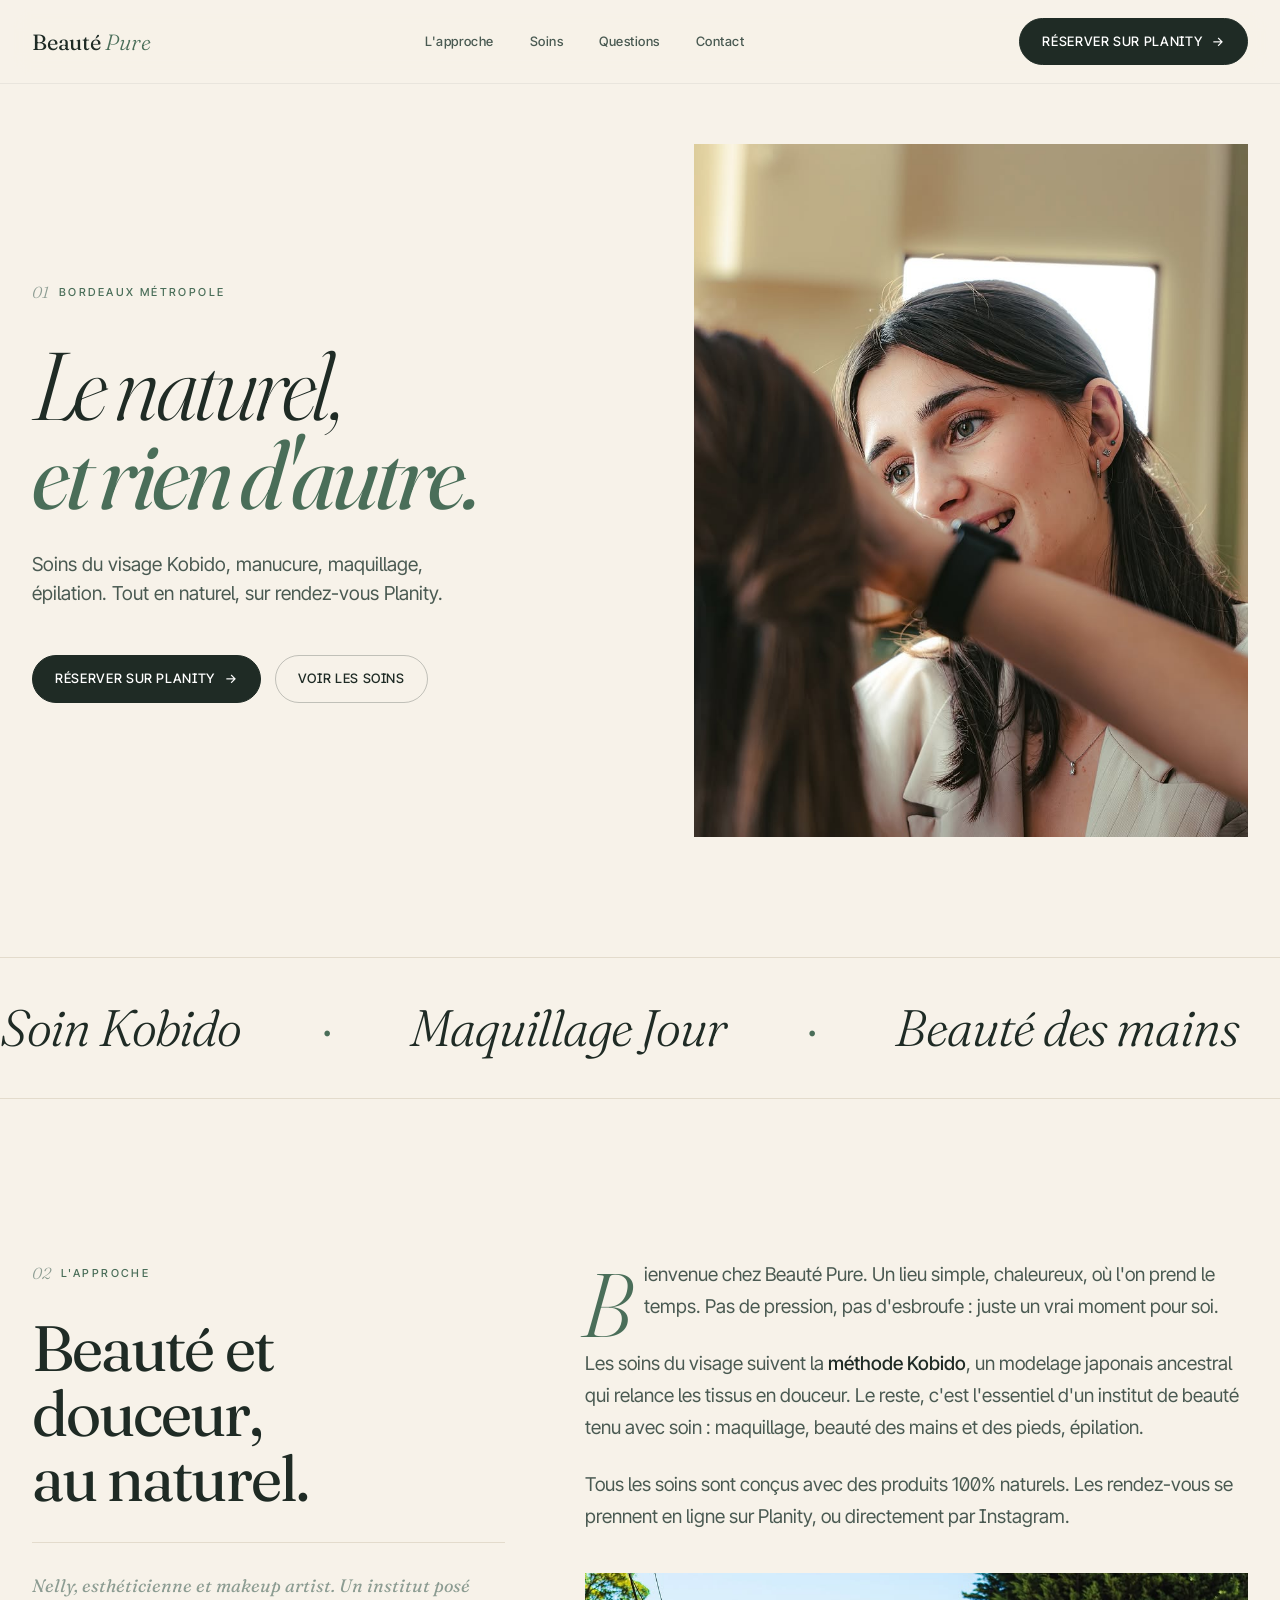
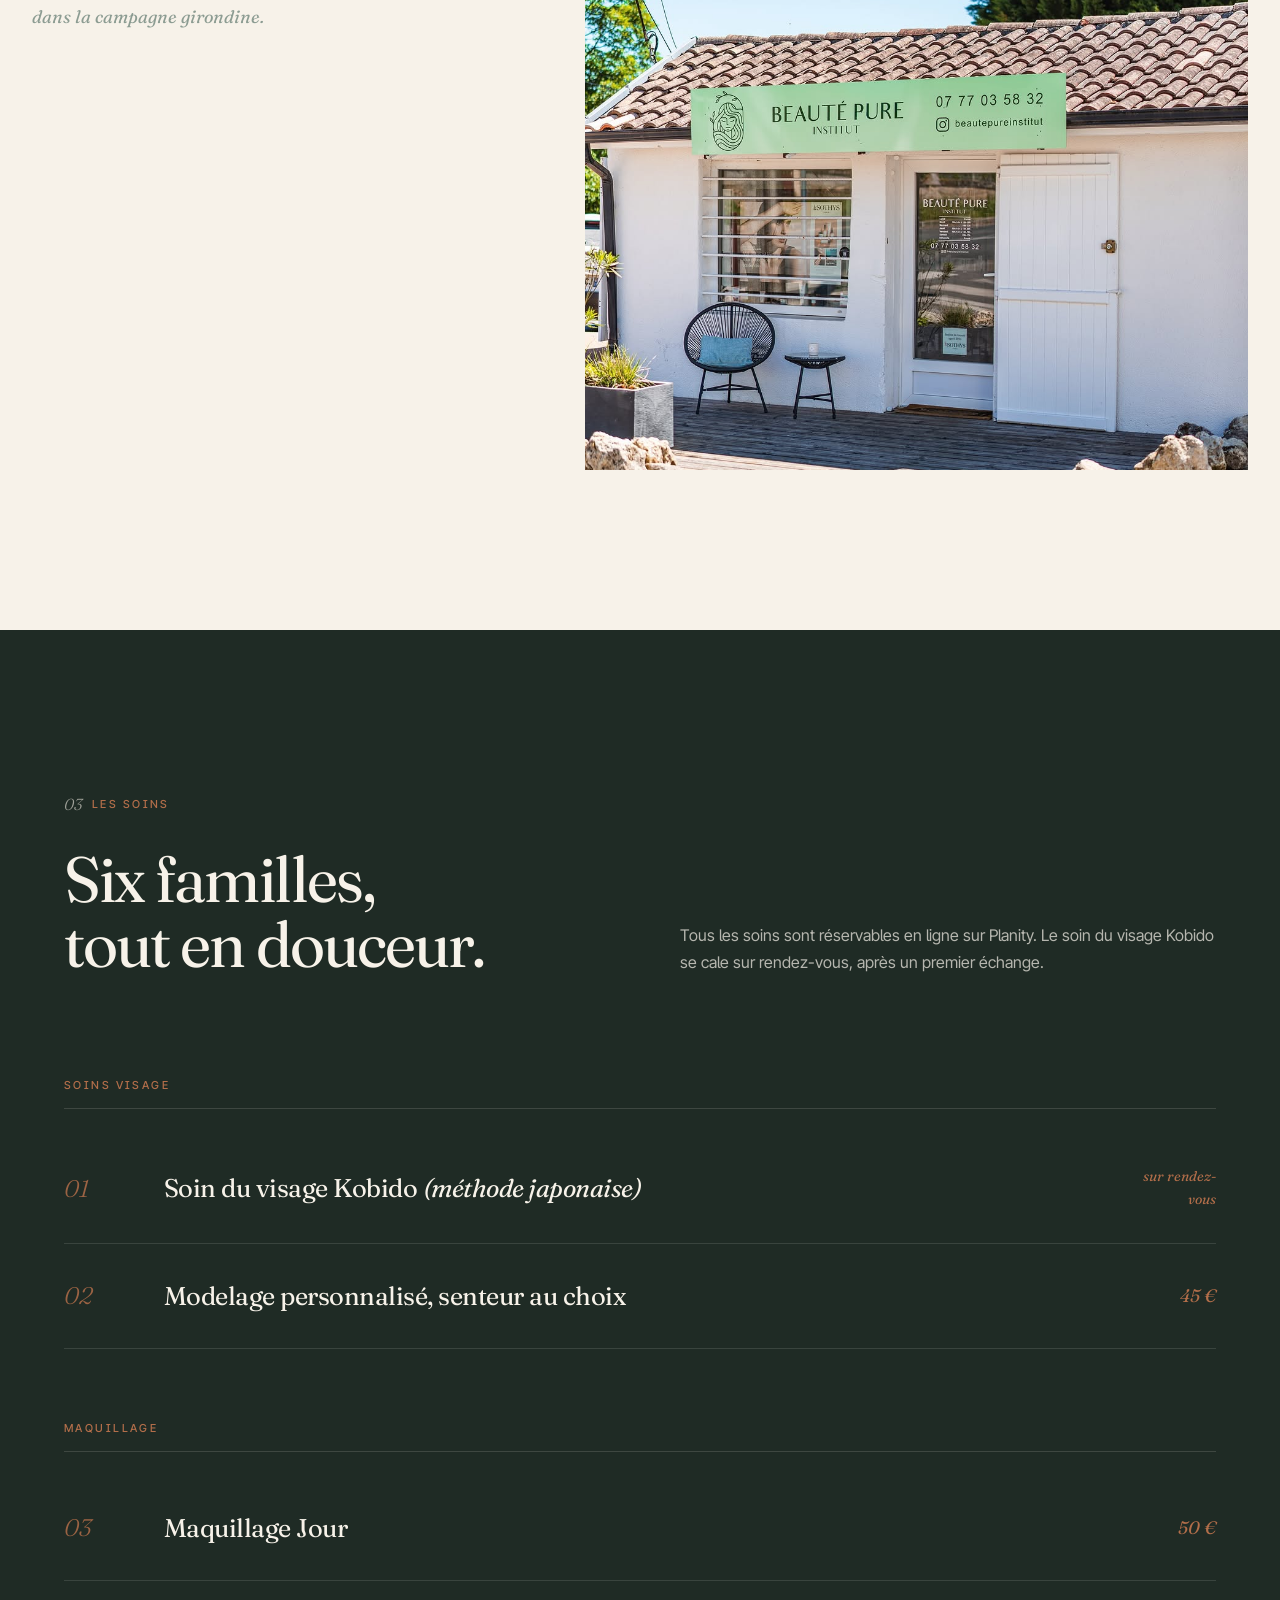
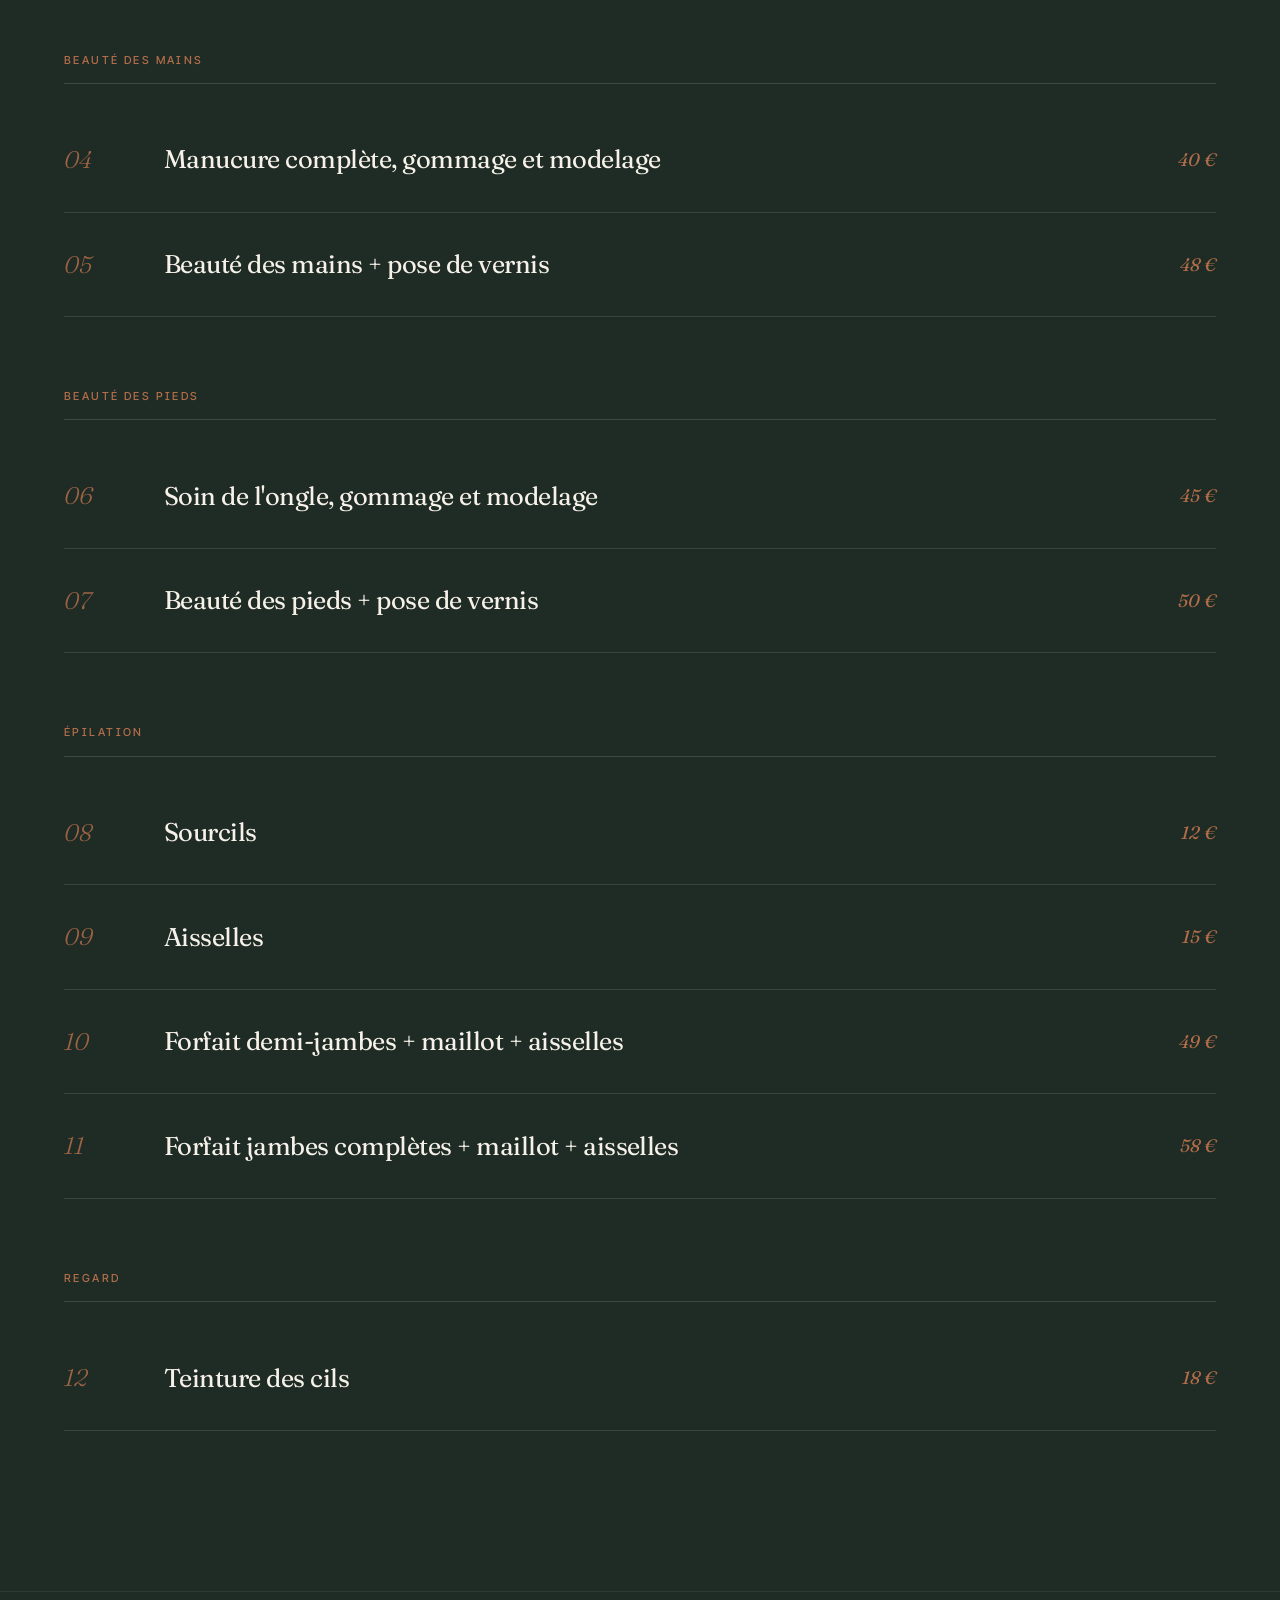
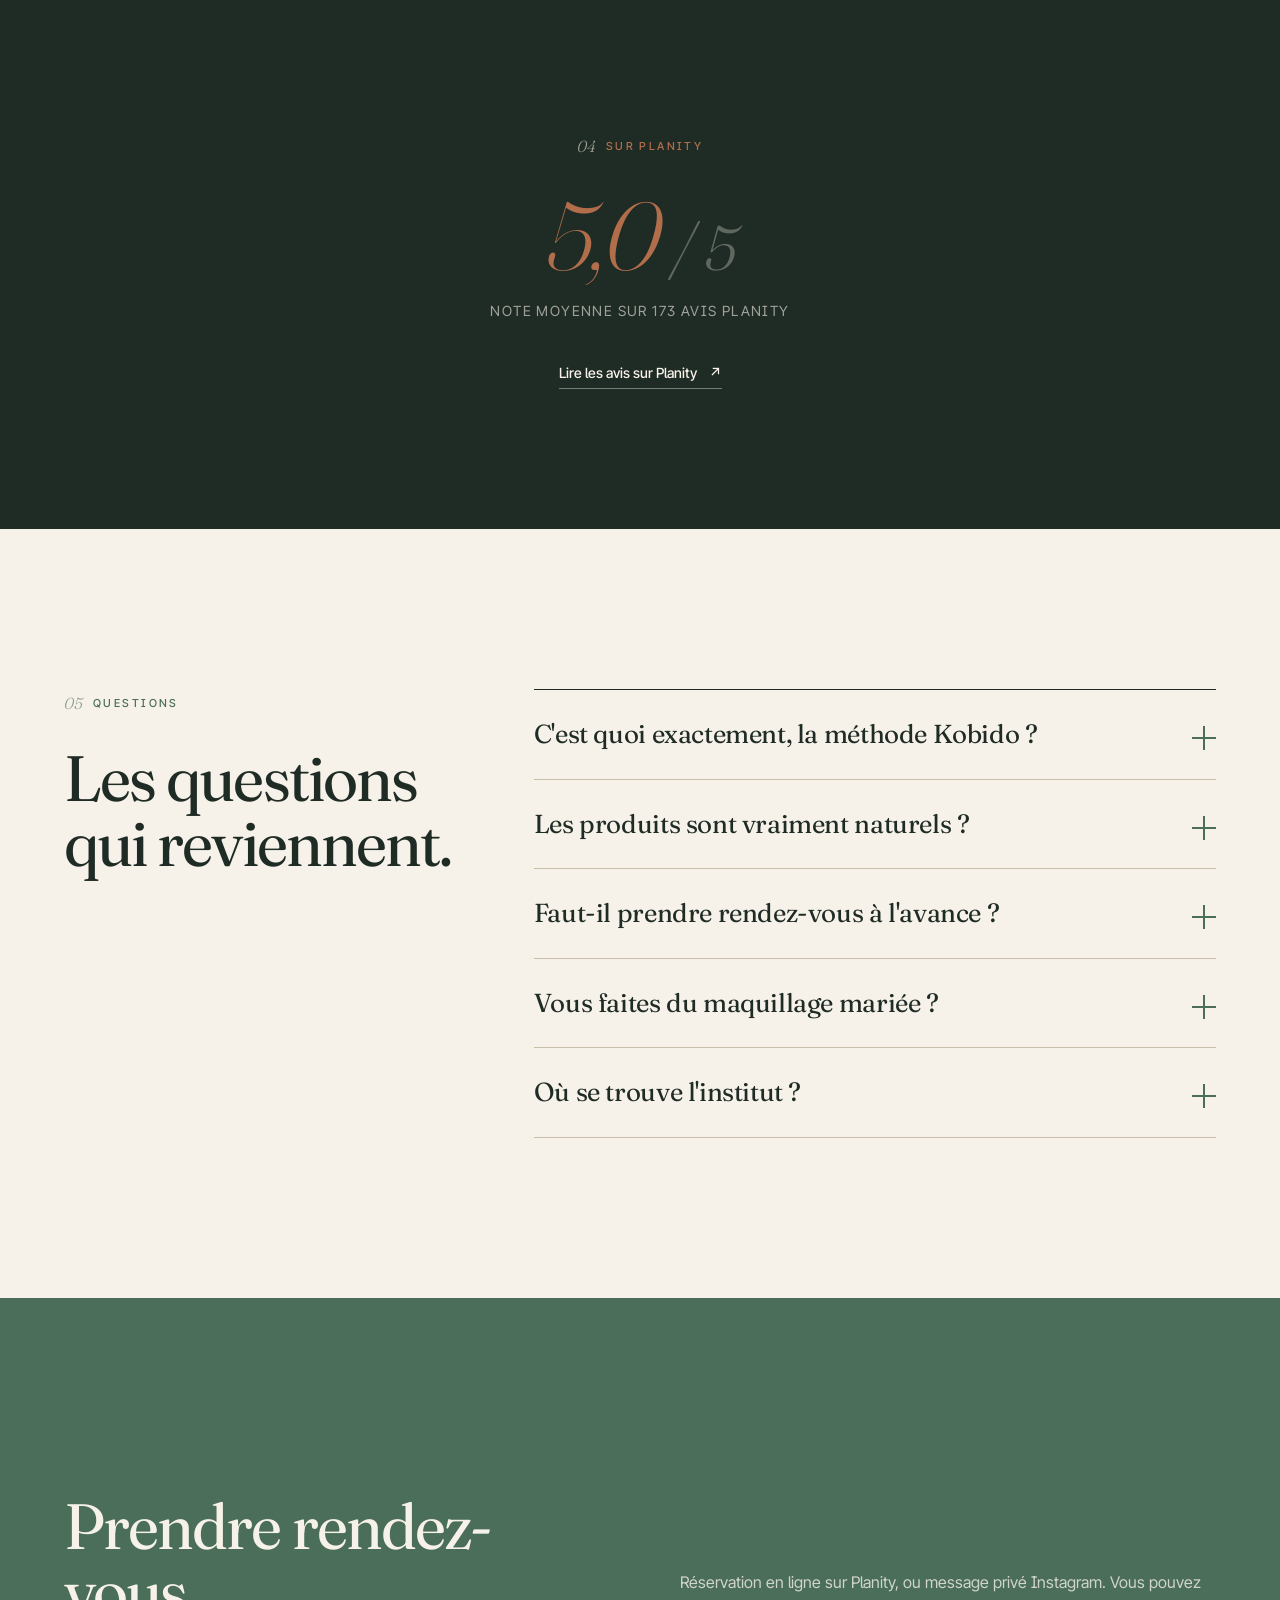
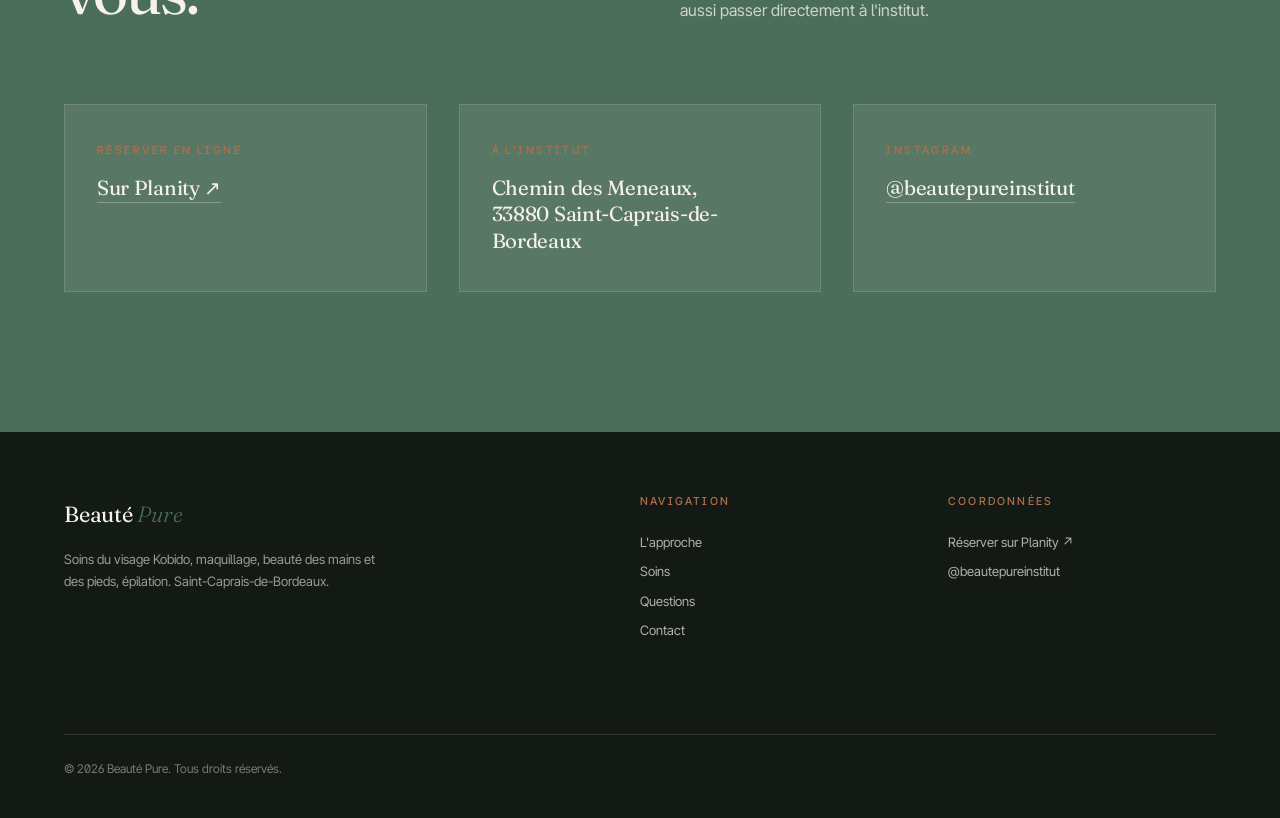
<file: docs/beautepureinstitut/index.html>
<!doctype html>
<html lang="fr">
<head>
<meta charset="utf-8">
<meta name="viewport" content="width=device-width, initial-scale=1, viewport-fit=cover">
<title>Beauté Pure, soins naturels Kobido à Saint-Caprais-de-Bordeaux</title>
<meta name="description" content="Soins du visage Kobido, maquillage, beauté des mains et des pieds, épilation. Réservation Planity ou DM Instagram.">
<meta property="og:title" content="Beauté Pure, par Nelly">
<meta property="og:description" content="Un lieu simple et chaleureux pour des soins 100% naturels.">
<meta property="og:image" content="assets/post_006.jpg">
<link rel="icon" href="assets/profil.jpg">
<link rel="preconnect" href="https://fonts.googleapis.com">
<link rel="preconnect" href="https://fonts.gstatic.com" crossorigin>
<link href="https://fonts.googleapis.com/css2?family=Fraunces:ital,opsz,wght@0,9..144,300;0,9..144,400;0,9..144,500;1,9..144,300;1,9..144,400&family=Inter+Tight:wght@300;400;500;600&display=swap" rel="stylesheet">
<style>
:root {
  --ink-strong: #1F2B25;
  --ink-mid:    #4A5A52;
  --ink-soft:   #8C9C92;
  --paper:      #F7F2E9;
  --paper-warm: #EFE5D2;
  --white:      #FFFFFF;
  --black:      #131914;
  --accent:     #4A6E59;
  --accent-soft:#85A893;
  --warm:       #B26E4A;
  --border:     #E3DBCC;
  --border-mid: #C9BFA9;
  --font-display: "Fraunces", "Cormorant Garamond", Georgia, serif;
  --font-body:    "Inter Tight", "Inter", system-ui, sans-serif;
  --container: 1280px;
  --t-fast: 0.25s cubic-bezier(.2,.7,.2,1);
  --t-mid:  0.55s cubic-bezier(.2,.7,.2,1);
  --t-slow: 0.95s cubic-bezier(.2,.7,.2,1);
}
* { box-sizing: border-box; margin: 0; padding: 0; }
*::selection { background: var(--accent); color: var(--white); }
html { scroll-behavior: smooth; -webkit-text-size-adjust: 100%; }
body {
  font-family: var(--font-body); font-weight: 400; font-size: 17px;
  line-height: 1.65; color: var(--ink-strong); background: var(--paper);
  overflow-x: hidden;
  -webkit-font-smoothing: antialiased; -moz-osx-font-smoothing: grayscale;
  text-rendering: optimizeLegibility;
  font-feature-settings: "ss01", "ss02", "kern", "liga";
}
a { color: inherit; text-decoration: none; transition: opacity var(--t-fast); }
img { max-width: 100%; display: block; }
.container { max-width: var(--container); margin: 0 auto; padding: 0 32px; }
.eyebrow { display: inline-flex; align-items: center; gap: 10px; font-family: var(--font-body); font-size: 11px; font-weight: 500; letter-spacing: 0.22em; text-transform: uppercase; color: var(--accent); }
.eyebrow .num { font-family: var(--font-display); font-style: italic; font-weight: 300; font-size: 16px; letter-spacing: 0; color: var(--ink-soft); }
.eyebrow .bar { display: none; }
h1, h2, h3 { font-family: var(--font-display); font-weight: 400; line-height: 1; letter-spacing: -0.025em; color: var(--ink-strong); }
h1 { font-size: clamp(48px, 7.5vw, 120px); font-weight: 300; font-style: italic; letter-spacing: -0.04em; line-height: 0.92; }
h2 { font-size: clamp(34px, 5vw, 72px); line-height: 1.02; letter-spacing: -0.03em; }
h3 { font-size: clamp(22px, 2.4vw, 32px); font-weight: 400; line-height: 1.15; letter-spacing: -0.02em; }
p { line-height: 1.7; color: var(--ink-mid); }
em { font-family: var(--font-display); font-style: italic; font-weight: 400; }

header.nav { position: fixed; top: 0; left: 0; right: 0; z-index: 80; padding: 18px 32px; background: color-mix(in srgb, var(--paper) 90%, transparent); backdrop-filter: saturate(180%) blur(14px); -webkit-backdrop-filter: saturate(180%) blur(14px); border-bottom: 1px solid color-mix(in srgb, var(--ink-strong) 6%, transparent); }
header.nav .inner { max-width: var(--container); margin: 0 auto; display: flex; align-items: center; justify-content: space-between; gap: 16px; }
.logo { font-family: var(--font-display); font-size: 22px; font-weight: 400; color: var(--ink-strong); letter-spacing: -0.01em; white-space: nowrap; }
.logo em { font-style: italic; font-weight: 300; color: var(--accent); }
nav.primary { display: flex; gap: 36px; }
nav.primary a { font-size: 13px; font-weight: 500; letter-spacing: 0.04em; color: var(--ink-mid); position: relative; }
nav.primary a::after { content: ""; position: absolute; left: 0; right: 0; bottom: -4px; height: 1px; background: var(--accent); transform: scaleX(0); transform-origin: left; transition: transform var(--t-mid); }
nav.primary a:hover { color: var(--ink-strong); }
nav.primary a:hover::after { transform: scaleX(1); }
.btn { display: inline-flex; align-items: center; gap: 10px; padding: 12px 22px; font-family: var(--font-body); font-size: 13px; font-weight: 500; letter-spacing: 0.05em; text-transform: uppercase; background: var(--ink-strong); color: var(--white); border: 1px solid var(--ink-strong); border-radius: 999px; cursor: pointer; transition: transform var(--t-fast), background var(--t-fast); white-space: nowrap; }
.btn:hover { transform: translateY(-1px); background: var(--accent); border-color: var(--accent); }
.btn .arr { transition: transform var(--t-fast); }
.btn:hover .arr { transform: translateX(4px); }
.btn-light { background: transparent; color: var(--ink-strong); border-color: color-mix(in srgb, var(--ink-strong) 25%, transparent); }
.btn-light:hover { background: var(--ink-strong); color: var(--white); }
.btn-reserve .lbl-short { display: none; }
@media (max-width: 860px) {
  nav.primary { display: none; }
  header.nav { padding: 14px 18px; }
  .logo { font-size: 18px; }
  .btn { padding: 10px 16px; font-size: 12px; }
  .btn-reserve .lbl-long { display: none; }
  .btn-reserve .lbl-short { display: inline; }
}

section.hero { margin-top: 64px; min-height: calc(100vh - 64px); padding: 80px 32px 120px; display: grid; grid-template-columns: 1.05fr 1fr; gap: 80px; align-items: center; max-width: var(--container); margin-inline: auto; }
.hero .copy { max-width: 620px; }
.hero .eyebrow { margin-bottom: 36px; }
.hero h1 { margin-bottom: 32px; }
.hero h1 .acc { color: var(--accent); }
.hero .tagline { font-size: clamp(18px, 1.5vw, 22px); line-height: 1.5; color: var(--ink-mid); max-width: 460px; margin-bottom: 48px; }
.hero .ctas { display: flex; gap: 14px; flex-wrap: wrap; align-items: center; }
.hero .img-wrap { position: relative; aspect-ratio: 4/5; overflow: hidden; background: var(--accent); }
.hero .img-wrap img { width: 100%; height: 100%; object-fit: cover; filter: saturate(0.94); transition: transform var(--t-slow); }
.hero:hover .img-wrap img { transform: scale(1.02); }
.hero .img-caption { position: absolute; left: -64px; bottom: 32px; writing-mode: vertical-rl; transform: rotate(180deg); font-family: var(--font-display); font-style: italic; font-size: 13px; color: var(--ink-soft); letter-spacing: 0.05em; }

.marquee { overflow: hidden; padding: 28px 0; border-top: 1px solid var(--border); border-bottom: 1px solid var(--border); background: var(--paper); }
.marquee-track { display: flex; gap: 80px; animation: marquee 50s linear infinite; white-space: nowrap; width: max-content; }
.marquee-track span { font-family: var(--font-display); font-size: clamp(28px, 4vw, 56px); font-style: italic; font-weight: 300; letter-spacing: -0.02em; color: var(--ink-strong); }
.marquee-track span::after { content: "·"; margin-left: 80px; color: var(--accent); font-style: normal; }
@keyframes marquee { from { transform: translateX(0); } to { transform: translateX(-50%); } }

section.about { padding: 160px 32px; background: var(--paper); }
.about .grid { max-width: var(--container); margin: 0 auto; display: grid; grid-template-columns: 5fr 7fr; gap: 80px; align-items: start; }
.about .left { position: sticky; top: 120px; }
.about .left .eyebrow { margin-bottom: 28px; }
.about .left h2 { margin-bottom: 32px; }
.about .left .signature { font-family: var(--font-display); font-style: italic; color: var(--ink-soft); font-size: 18px; margin-top: 28px; padding-top: 28px; border-top: 1px solid var(--border); }
.about .right { font-size: 19px; line-height: 1.75; color: var(--ink-mid); }
.about .right p { margin-bottom: 24px; }
.about .right p strong { color: var(--ink-strong); font-weight: 500; }
.about .right p:first-of-type::first-letter { font-family: var(--font-display); font-style: italic; font-weight: 300; font-size: 90px; float: left; line-height: 0.85; margin: 8px 12px 0 -4px; color: var(--accent); }
.about .photo-side { margin-top: 40px; aspect-ratio: 4/3; overflow: hidden; }
.about .photo-side img { width: 100%; height: 100%; object-fit: cover; filter: saturate(0.95); }
.about .cap { margin-top: 12px; font-family: var(--font-display); font-style: italic; font-size: 14px; color: var(--ink-soft); }

@media (max-width: 860px) {
  section.about { padding: 100px 24px; }
  .about .grid { grid-template-columns: 1fr; gap: 48px; }
  .about .left { position: static; }
  .about .right { font-size: 17px; }
  .about .right p:first-of-type::first-letter { font-size: 64px; }
  section.hero { grid-template-columns: 1fr; gap: 60px; min-height: auto; padding: 60px 24px 80px; }
  .hero .img-caption { display: none; }
}

section.services { padding: 160px 32px; background: var(--ink-strong); color: var(--paper); }
section.services .container { max-width: var(--container); margin: 0 auto; }
section.services .header { display: grid; grid-template-columns: 1fr 1fr; gap: 80px; margin-bottom: 100px; align-items: end; }
section.services .header .eyebrow { color: var(--warm); margin-bottom: 28px; }
section.services .header .eyebrow .num { color: var(--paper); opacity: 0.6; }
section.services .header .eyebrow .bar { background: var(--warm); }
section.services .header h2 { color: var(--paper); }
section.services .header .right p { font-size: 16px; line-height: 1.7; color: color-mix(in srgb, var(--paper) 70%, transparent); }
section.services .famille { margin-top: 70px; }
section.services .famille:first-of-type { margin-top: 0; }
section.services .famille-titre { font-family: var(--font-body); font-size: 11px; font-weight: 500; letter-spacing: 0.22em; text-transform: uppercase; color: var(--warm); margin-bottom: 24px; padding-bottom: 14px; border-bottom: 1px solid color-mix(in srgb, var(--paper) 14%, transparent); }
section.services .item { border-bottom: 1px solid color-mix(in srgb, var(--paper) 12%, transparent); display: grid; grid-template-columns: 60px 1fr 100px; gap: 40px; padding: 32px 0; align-items: center; transition: background var(--t-mid); }
section.services .item:hover { background: color-mix(in srgb, var(--paper) 4%, transparent); }
section.services .item .num { font-family: var(--font-display); font-style: italic; font-weight: 300; font-size: 24px; color: var(--warm); opacity: 0.85; }
section.services .item .nom { font-family: var(--font-display); font-weight: 400; font-size: clamp(20px, 2vw, 28px); letter-spacing: -0.02em; line-height: 1.2; color: var(--paper); }
section.services .item .prix { font-family: var(--font-display); font-style: italic; font-size: 18px; color: var(--warm); text-align: right; }
section.services .item .prix.sur-rdv { font-size: 14px; }

@media (max-width: 860px) {
  section.services { padding: 100px 24px; }
  section.services .header { grid-template-columns: 1fr; gap: 24px; margin-bottom: 60px; }
  section.services .item { grid-template-columns: 40px 1fr; grid-template-rows: auto auto; gap: 8px 16px; padding: 22px 0; }
  section.services .item .num { font-size: 18px; }
  section.services .item .nom { grid-column: 1 / -1; font-size: 20px; }
  section.services .item .prix { grid-column: 1 / -1; text-align: left; font-size: 16px; }
}

section.avis { padding: 140px 32px; background: var(--ink-strong); color: var(--paper); text-align: center; border-top: 1px solid color-mix(in srgb, var(--paper) 8%, transparent); }
.avis .container { max-width: 760px; margin: 0 auto; }
.avis .eyebrow { color: var(--warm); margin-bottom: 28px; }
.avis .eyebrow .num { color: var(--paper); opacity: 0.6; }
.avis .eyebrow .bar { background: var(--warm); }
.avis .stars { font-family: var(--font-display); font-size: clamp(56px, 8vw, 96px); font-weight: 300; font-style: italic; line-height: 1; margin-bottom: 16px; color: var(--paper); letter-spacing: -0.02em; }
.avis .note-num { color: var(--warm); }
.avis .lbl-note { font-family: var(--font-body); font-size: 14px; letter-spacing: 0.1em; text-transform: uppercase; color: color-mix(in srgb, var(--paper) 60%, transparent); margin-bottom: 36px; }
.avis .link { display: inline-flex; align-items: center; gap: 12px; font-size: 14px; font-weight: 500; color: var(--paper); padding-bottom: 4px; border-bottom: 1px solid color-mix(in srgb, var(--paper) 40%, transparent); }
.avis .link:hover { border-bottom-color: var(--warm); }

section.faq { padding: 160px 32px; background: var(--paper); }
.faq .container { max-width: var(--container); margin: 0 auto; display: grid; grid-template-columns: 4fr 7fr; gap: 80px; align-items: start; }
.faq .head { position: sticky; top: 120px; }
.faq .head .eyebrow { margin-bottom: 28px; }
.faq .list { border-top: 1px solid var(--ink-strong); }
.faq details { border-bottom: 1px solid var(--border-mid); padding: 28px 0; }
.faq summary { list-style: none; cursor: pointer; display: flex; justify-content: space-between; align-items: flex-start; gap: 24px; font-family: var(--font-display); font-size: clamp(20px, 2.2vw, 26px); font-weight: 400; line-height: 1.25; letter-spacing: -0.015em; color: var(--ink-strong); }
.faq summary::-webkit-details-marker { display: none; }
.faq summary .ic { flex: 0 0 24px; width: 24px; height: 24px; position: relative; margin-top: 8px; transition: transform var(--t-mid); }
.faq summary .ic::before, .faq summary .ic::after { content: ""; position: absolute; background: var(--accent); }
.faq summary .ic::before { top: 11px; left: 0; right: 0; height: 2px; }
.faq summary .ic::after { top: 0; bottom: 0; left: 11px; width: 2px; transition: transform var(--t-mid); }
.faq details[open] summary .ic::after { transform: scaleY(0); }
.faq .r { margin-top: 18px; font-size: 16px; line-height: 1.7; color: var(--ink-mid); max-width: 640px; }
@media (max-width: 860px) {
  section.faq { padding: 100px 24px; }
  .faq .container { grid-template-columns: 1fr; gap: 40px; }
  .faq .head { position: static; }
}

section.contact { padding: 140px 32px; background: var(--accent); color: var(--paper); }
.contact .container { max-width: var(--container); margin: 0 auto; }
.contact .head { display: grid; grid-template-columns: 1fr 1fr; gap: 80px; align-items: end; margin-bottom: 80px; }
.contact .head .left h2 { color: var(--paper); }
.contact .head .left .eyebrow { color: var(--warm); margin-bottom: 28px; }
.contact .head .left .eyebrow .num { color: var(--paper); opacity: 0.7; }
.contact .head .left .eyebrow .bar { background: var(--warm); }
.contact .head .right p { font-size: 16px; line-height: 1.7; color: color-mix(in srgb, var(--paper) 78%, transparent); }
.contact .grid { display: grid; grid-template-columns: repeat(3, 1fr); gap: 32px; }
.contact .card { padding: 36px 32px; background: color-mix(in srgb, var(--paper) 8%, transparent); border: 1px solid color-mix(in srgb, var(--paper) 14%, transparent); }
.contact .card .lbl { font-size: 11px; font-weight: 500; letter-spacing: 0.22em; text-transform: uppercase; color: var(--warm); margin-bottom: 16px; }
.contact .card .val { font-family: var(--font-display); font-size: clamp(20px, 1.6vw, 24px); font-weight: 400; line-height: 1.3; letter-spacing: -0.015em; color: var(--paper); }
.contact .card a { color: inherit; border-bottom: 1px solid color-mix(in srgb, var(--paper) 30%, transparent); padding-bottom: 2px; }
.contact .card a:hover { border-bottom-color: var(--warm); }
@media (max-width: 860px) {
  section.contact { padding: 100px 24px; }
  .contact .head { grid-template-columns: 1fr; gap: 24px; margin-bottom: 48px; }
  .contact .grid { grid-template-columns: 1fr; gap: 20px; }
}

footer { padding: 60px 32px 40px; background: var(--black); color: color-mix(in srgb, var(--paper) 60%, transparent); font-size: 13px; }
footer .container { max-width: var(--container); margin: 0 auto; display: grid; grid-template-columns: 2fr 1fr 1fr; gap: 40px; }
footer .brand .logo { color: var(--paper); margin-bottom: 12px; display: block; }
footer .brand p { color: inherit; font-size: 13px; max-width: 320px; }
footer .col h4 { font-family: var(--font-body); font-size: 11px; font-weight: 500; letter-spacing: 0.2em; text-transform: uppercase; color: var(--warm); margin-bottom: 18px; }
footer a { display: block; padding: 4px 0; color: color-mix(in srgb, var(--paper) 70%, transparent); }
footer a:hover { color: var(--paper); }
footer .legal { grid-column: 1 / -1; margin-top: 48px; padding-top: 24px; border-top: 1px solid color-mix(in srgb, var(--paper) 12%, transparent); display: flex; justify-content: space-between; flex-wrap: wrap; gap: 16px; font-size: 12px; color: color-mix(in srgb, var(--paper) 45%, transparent); }
@media (max-width: 860px) { footer .container { grid-template-columns: 1fr; } }

.reveal { opacity: 0; transform: translateY(28px); transition: opacity 0.9s cubic-bezier(.2,.7,.2,1), transform 0.9s cubic-bezier(.2,.7,.2,1); }
.reveal.in { opacity: 1; transform: none; }
.reveal-d-1 { transition-delay: 0.08s; }
.reveal-d-2 { transition-delay: 0.16s; }
.reveal-d-3 { transition-delay: 0.24s; }
</style>
</head>
<body>

<header class="nav">
  <div class="inner">
    <a href="#" class="logo">Beauté <em>Pure</em></a>
    <nav class="primary">
      <a href="#approche">L'approche</a>
      <a href="#protocoles">Soins</a>
      <a href="#questions">Questions</a>
      <a href="#contact">Contact</a>
    </nav>
    <a href="https://www.planity.com/beaute-pure-33750-saint-quentin-de-baron" target="_blank" rel="noopener" class="btn btn-reserve">
      <span class="lbl-long">Réserver sur Planity</span>
      <span class="lbl-short">Réserver</span>
      <span class="arr">→</span>
    </a>
  </div>
</header>

<section class="hero">
  <div class="copy">
    <span class="eyebrow reveal"><span class="num">01</span><span class="bar"></span>Bordeaux Métropole</span>
    <h1 class="reveal reveal-d-1">Le naturel,<br><em class="acc">et rien d'autre.</em></h1>
    <p class="tagline reveal reveal-d-2">Soins du visage Kobido, manucure, maquillage, épilation. Tout en naturel, sur rendez-vous Planity.</p>
    <div class="ctas reveal reveal-d-3">
      <a href="https://www.planity.com/beaute-pure-33750-saint-quentin-de-baron" target="_blank" rel="noopener" class="btn">Réserver sur Planity <span class="arr">→</span></a>
      <a href="#protocoles" class="btn btn-light">Voir les soins</a>
    </div>
  </div>
  <div class="img-wrap reveal reveal-d-2">
    <img src="assets/post_006.jpg" alt="Nelly dans son institut Beauté Pure">
    <span class="img-caption">À l'institut, Bordeaux Métropole</span>
  </div>
</section>

<div class="marquee">
  <div class="marquee-track">
    <span>Soin Kobido</span><span>Maquillage Jour</span><span>Beauté des mains</span><span>Beauté des pieds</span><span>Épilation</span><span>Modelage</span><span>Soin Kobido</span><span>Maquillage Jour</span><span>Beauté des mains</span><span>Beauté des pieds</span><span>Épilation</span><span>Modelage</span>
  </div>
</div>

<section class="about" id="approche">
  <div class="grid">
    <div class="left">
      <span class="eyebrow reveal"><span class="num">02</span><span class="bar"></span>L'approche</span>
      <h2 class="reveal reveal-d-1">Beauté et douceur,<br>au naturel.</h2>
      <p class="signature reveal reveal-d-2">Nelly, esthéticienne et makeup artist. Un institut posé dans la campagne girondine.</p>
    </div>
    <div class="right reveal reveal-d-1">
      <p>Bienvenue chez Beauté Pure. Un lieu simple, chaleureux, où l'on prend le temps. Pas de pression, pas d'esbroufe : juste un vrai moment pour soi.</p>
      <p>Les soins du visage suivent la <strong>méthode Kobido</strong>, un modelage japonais ancestral qui relance les tissus en douceur. Le reste, c'est l'essentiel d'un institut de beauté tenu avec soin : maquillage, beauté des mains et des pieds, épilation.</p>
      <p>Tous les soins sont conçus avec des produits 100% naturels. Les rendez-vous se prennent en ligne sur Planity, ou directement par Instagram.</p>
      <div class="photo-side reveal reveal-d-3">
        <img src="assets/post_002.jpg" alt="La façade de Beauté Pure">
        <p class="cap">La façade de l'institut, terrasse et fauteuil signature.</p>
      </div>
    </div>
  </div>
</section>

<section class="services" id="protocoles">
  <div class="container">
    <div class="header">
      <div>
        <span class="eyebrow reveal"><span class="num">03</span><span class="bar"></span>Les soins</span>
        <h2 class="reveal reveal-d-1">Six familles,<br>tout en douceur.</h2>
      </div>
      <div class="right reveal reveal-d-2">
        <p>Tous les soins sont réservables en ligne sur Planity. Le soin du visage Kobido se cale sur rendez-vous, après un premier échange.</p>
      </div>
    </div>

    <div class="famille">
      <div class="famille-titre">Soins visage</div>
      <div class="item reveal">
        <div class="num">01</div>
        <div class="nom">Soin du visage Kobido <em>(méthode japonaise)</em></div>
        <div class="prix sur-rdv"><em>sur rendez-vous</em></div>
      </div>
      <div class="item reveal">
        <div class="num">02</div>
        <div class="nom">Modelage personnalisé, senteur au choix</div>
        <div class="prix"><em>45 €</em></div>
      </div>
    </div>

    <div class="famille">
      <div class="famille-titre">Maquillage</div>
      <div class="item reveal">
        <div class="num">03</div>
        <div class="nom">Maquillage Jour</div>
        <div class="prix"><em>50 €</em></div>
      </div>
    </div>

    <div class="famille">
      <div class="famille-titre">Beauté des mains</div>
      <div class="item reveal">
        <div class="num">04</div>
        <div class="nom">Manucure complète, gommage et modelage</div>
        <div class="prix"><em>40 €</em></div>
      </div>
      <div class="item reveal">
        <div class="num">05</div>
        <div class="nom">Beauté des mains + pose de vernis</div>
        <div class="prix"><em>48 €</em></div>
      </div>
    </div>

    <div class="famille">
      <div class="famille-titre">Beauté des pieds</div>
      <div class="item reveal">
        <div class="num">06</div>
        <div class="nom">Soin de l'ongle, gommage et modelage</div>
        <div class="prix"><em>45 €</em></div>
      </div>
      <div class="item reveal">
        <div class="num">07</div>
        <div class="nom">Beauté des pieds + pose de vernis</div>
        <div class="prix"><em>50 €</em></div>
      </div>
    </div>

    <div class="famille">
      <div class="famille-titre">Épilation</div>
      <div class="item reveal">
        <div class="num">08</div>
        <div class="nom">Sourcils</div>
        <div class="prix"><em>12 €</em></div>
      </div>
      <div class="item reveal">
        <div class="num">09</div>
        <div class="nom">Aisselles</div>
        <div class="prix"><em>15 €</em></div>
      </div>
      <div class="item reveal">
        <div class="num">10</div>
        <div class="nom">Forfait demi-jambes + maillot + aisselles</div>
        <div class="prix"><em>49 €</em></div>
      </div>
      <div class="item reveal">
        <div class="num">11</div>
        <div class="nom">Forfait jambes complètes + maillot + aisselles</div>
        <div class="prix"><em>58 €</em></div>
      </div>
    </div>

    <div class="famille">
      <div class="famille-titre">Regard</div>
      <div class="item reveal">
        <div class="num">12</div>
        <div class="nom">Teinture des cils</div>
        <div class="prix"><em>18 €</em></div>
      </div>
    </div>
  </div>
</section>

<section class="avis">
  <div class="container">
    <span class="eyebrow reveal"><span class="num">04</span><span class="bar"></span>Sur Planity</span>
    <div class="stars reveal reveal-d-1"><span class="note-num">5,0</span><span style="color: color-mix(in srgb, var(--paper) 30%, transparent); font-size: 0.65em;">&nbsp;/ 5</span></div>
    <div class="lbl-note reveal reveal-d-2">Note moyenne sur 173 avis Planity</div>
    <a href="https://www.planity.com/beaute-pure-33750-saint-quentin-de-baron" target="_blank" rel="noopener" class="link reveal reveal-d-3">
      Lire les avis sur Planity <span class="arr">↗</span>
    </a>
  </div>
</section>

<section class="faq" id="questions">
  <div class="container">
    <div class="head">
      <span class="eyebrow reveal"><span class="num">05</span><span class="bar"></span>Questions</span>
      <h2 class="reveal reveal-d-1">Les questions<br>qui reviennent.</h2>
    </div>
    <div class="list">
      <details class="reveal">
        <summary>C'est quoi exactement, la méthode Kobido ?<span class="ic"></span></summary>
        <p class="r">Un modelage du visage d'origine japonaise, très précis, qui combine pétrissages, lissages et pressions. C'est intense au toucher mais doux dans le rendu : la peau respire, le visage se redessine.</p>
      </details>
      <details class="reveal">
        <summary>Les produits sont vraiment naturels ?<span class="ic"></span></summary>
        <p class="r">Oui. Les soins utilisent des produits d'origine naturelle, sans ingrédients controversés. C'est l'engagement de l'institut depuis le début.</p>
      </details>
      <details class="reveal">
        <summary>Faut-il prendre rendez-vous à l'avance ?<span class="ic"></span></summary>
        <p class="r">C'est conseillé. Vous pouvez réserver en ligne sur Planity ou m'écrire directement en message privé Instagram.</p>
      </details>
      <details class="reveal">
        <summary>Vous faites du maquillage mariée ?<span class="ic"></span></summary>
        <p class="r">Oui. Pour les mariées, je propose un essai inclus avant le jour J, à caler à l'avance pour avoir le temps de bien ajuster. Le détail des tarifs vous est précisé en message privé.</p>
      </details>
      <details class="reveal">
        <summary>Où se trouve l'institut ?<span class="ic"></span></summary>
        <p class="r">Chemin des Meneaux, 33880 Saint-Caprais-de-Bordeaux. Un peu à l'écart, dans la campagne girondine. Parking facile, ambiance posée.</p>
      </details>
    </div>
  </div>
</section>

<section class="contact" id="contact">
  <div class="container">
    <div class="head">
      <div class="left">
        <span class="eyebrow reveal"><span class="num">06</span><span class="bar"></span>Contact</span>
        <h2 class="reveal reveal-d-1">Prendre rendez-vous.</h2>
      </div>
      <div class="right reveal reveal-d-2">
        <p>Réservation en ligne sur Planity, ou message privé Instagram. Vous pouvez aussi passer directement à l'institut.</p>
      </div>
    </div>
    <div class="grid">
      <div class="card reveal">
        <div class="lbl">Réserver en ligne</div>
        <div class="val"><a href="https://www.planity.com/beaute-pure-33750-saint-quentin-de-baron" target="_blank" rel="noopener">Sur Planity ↗</a></div>
      </div>
      <div class="card reveal reveal-d-1">
        <div class="lbl">À l'institut</div>
        <div class="val">Chemin des Meneaux,<br>33880 Saint-Caprais-de-Bordeaux</div>
      </div>
      <div class="card reveal reveal-d-2">
        <div class="lbl">Instagram</div>
        <div class="val"><a href="https://www.instagram.com/beautepureinstitut/" target="_blank" rel="noopener">@beautepureinstitut</a></div>
      </div>
    </div>
  </div>
</section>

<footer>
  <div class="container">
    <div class="brand">
      <a href="#" class="logo">Beauté <em>Pure</em></a>
      <p>Soins du visage Kobido, maquillage, beauté des mains et des pieds, épilation. Saint-Caprais-de-Bordeaux.</p>
    </div>
    <div class="col">
      <h4>Navigation</h4>
      <a href="#approche">L'approche</a>
      <a href="#protocoles">Soins</a>
      <a href="#questions">Questions</a>
      <a href="#contact">Contact</a>
    </div>
    <div class="col">
      <h4>Coordonnées</h4>
      <a href="https://www.planity.com/beaute-pure-33750-saint-quentin-de-baron" target="_blank" rel="noopener">Réserver sur Planity ↗</a>
      <a href="https://www.instagram.com/beautepureinstitut/" target="_blank" rel="noopener">@beautepureinstitut</a>
    </div>
    <div class="legal">
      <span>© <span id="annee">2026</span> Beauté Pure. Tous droits réservés.</span>
    </div>
  </div>
</footer>

<script>
document.getElementById('annee').textContent = new Date().getFullYear();
const io = new IntersectionObserver((entries) => {
  entries.forEach((e) => { if (e.isIntersecting) { e.target.classList.add('in'); io.unobserve(e.target); } });
}, { threshold: 0.12, rootMargin: "0px 0px -8% 0px" });
document.querySelectorAll('.reveal').forEach(el => io.observe(el));
</script>
</body>
</html>
</file>
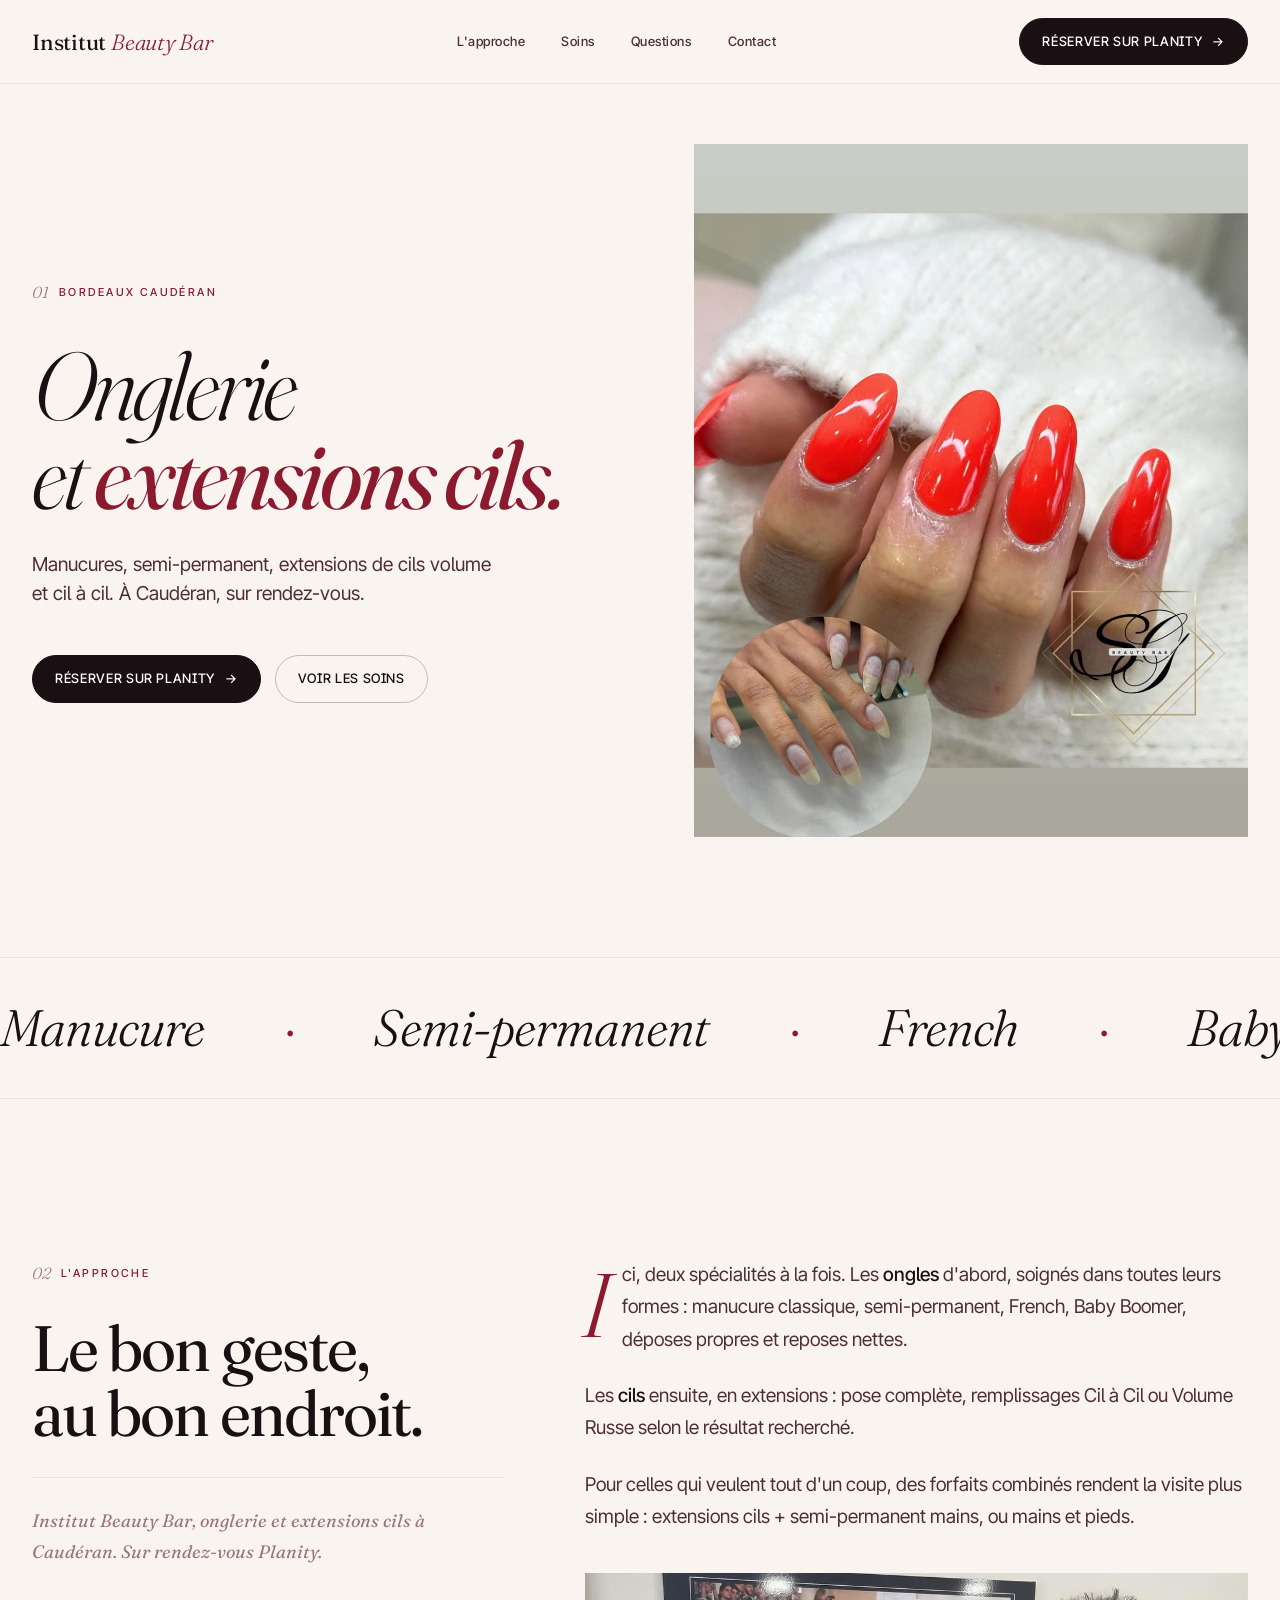
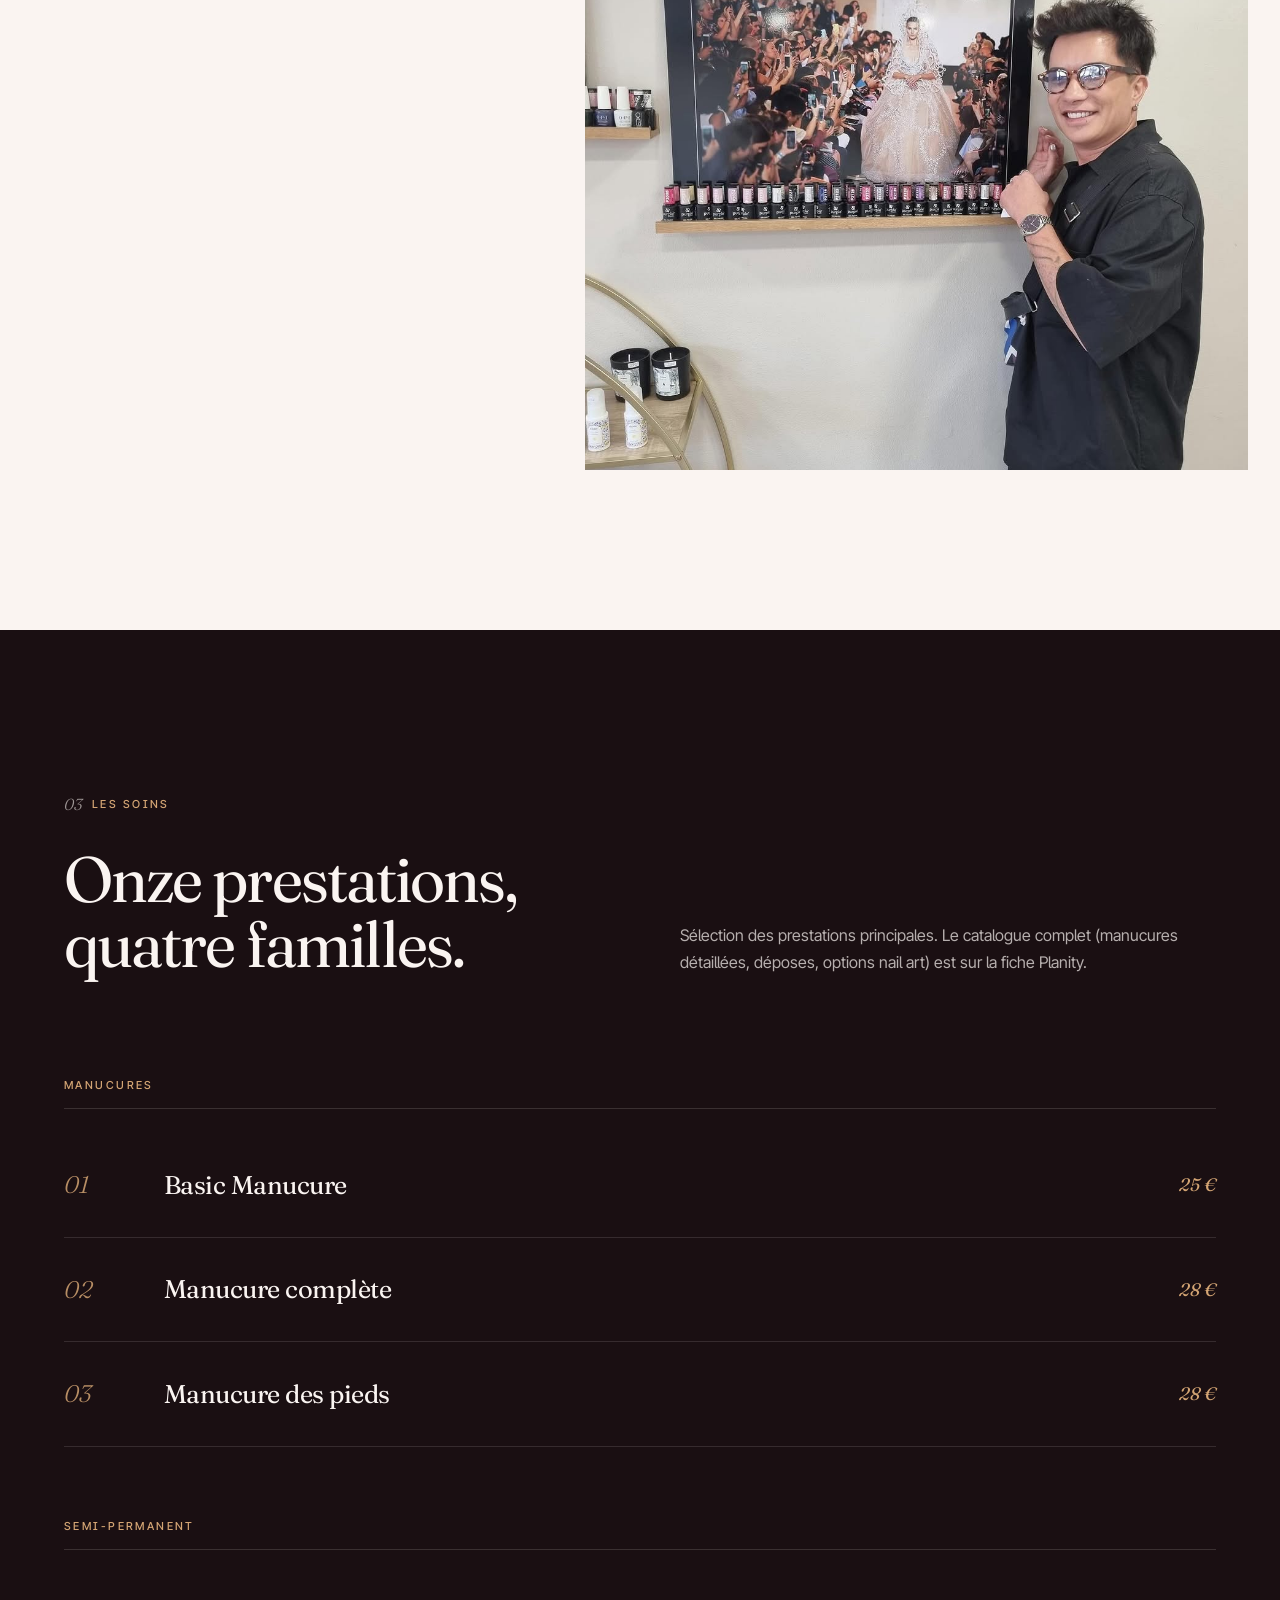
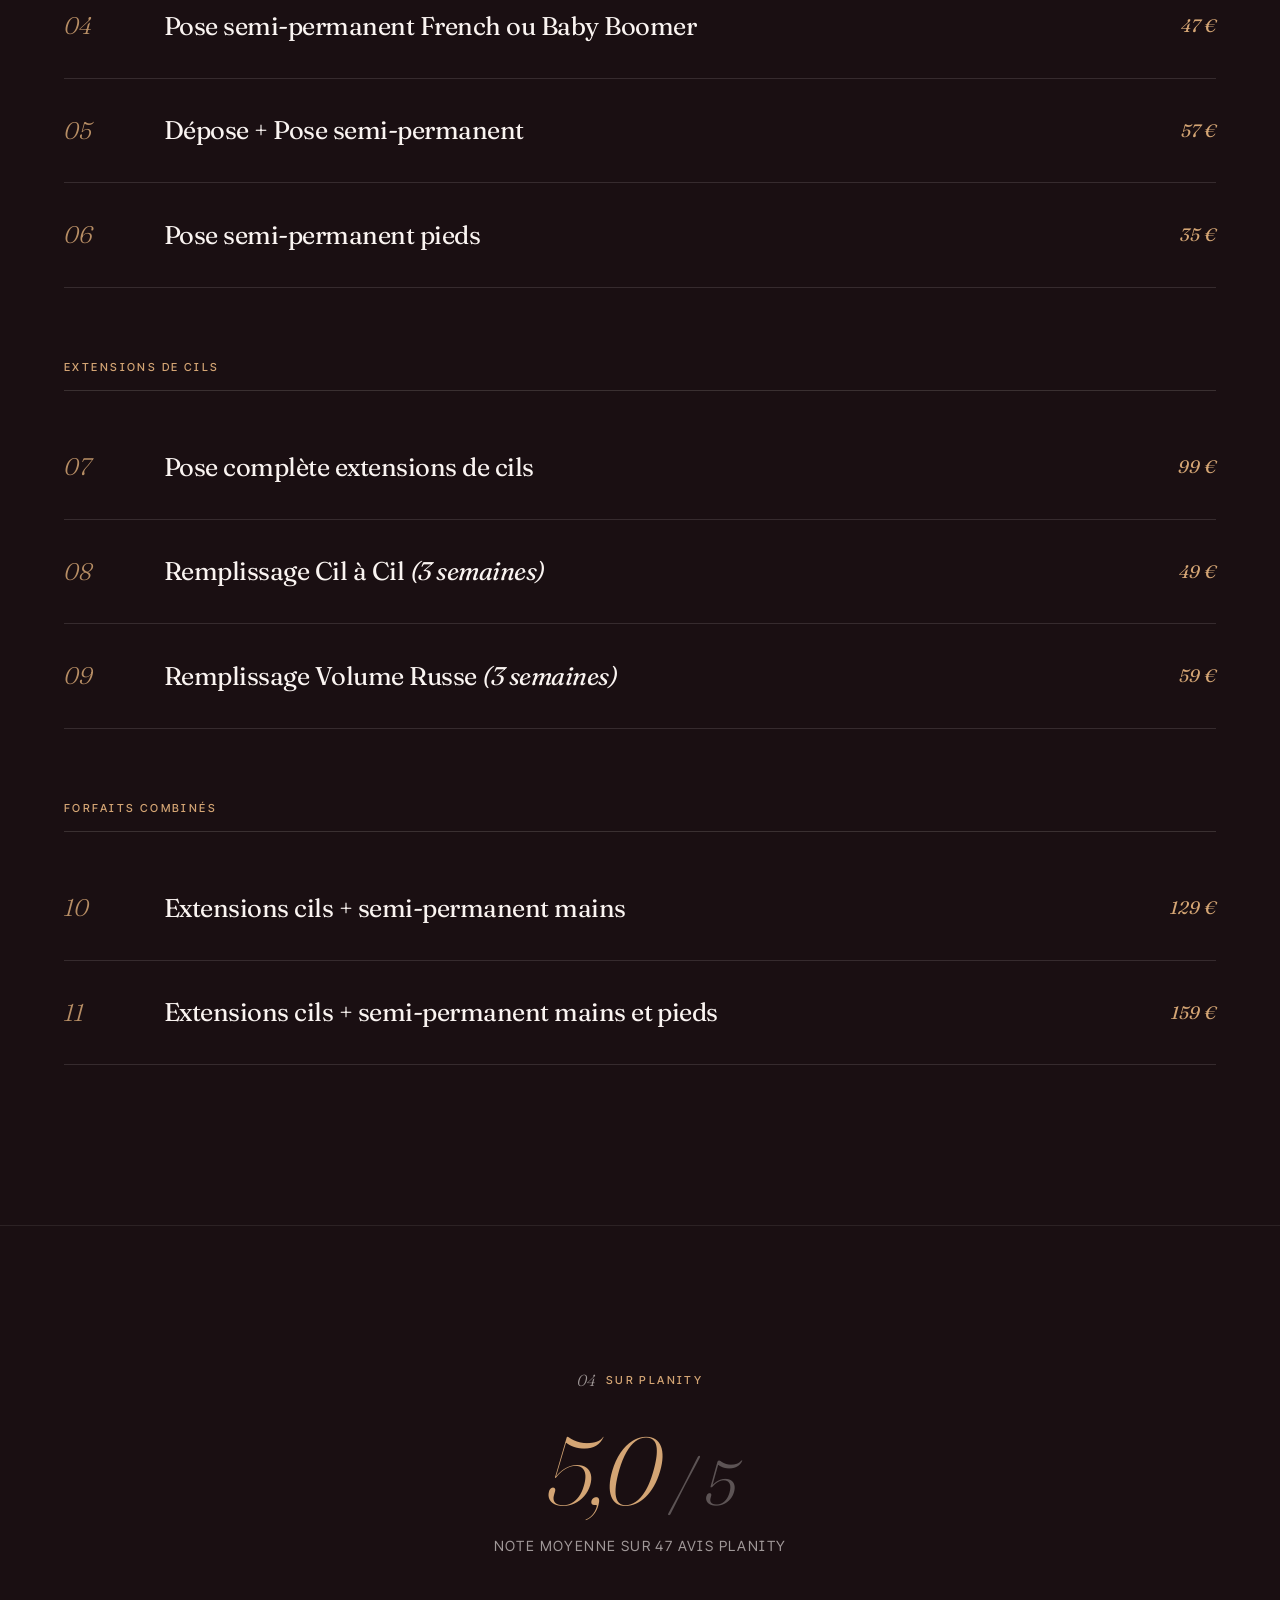
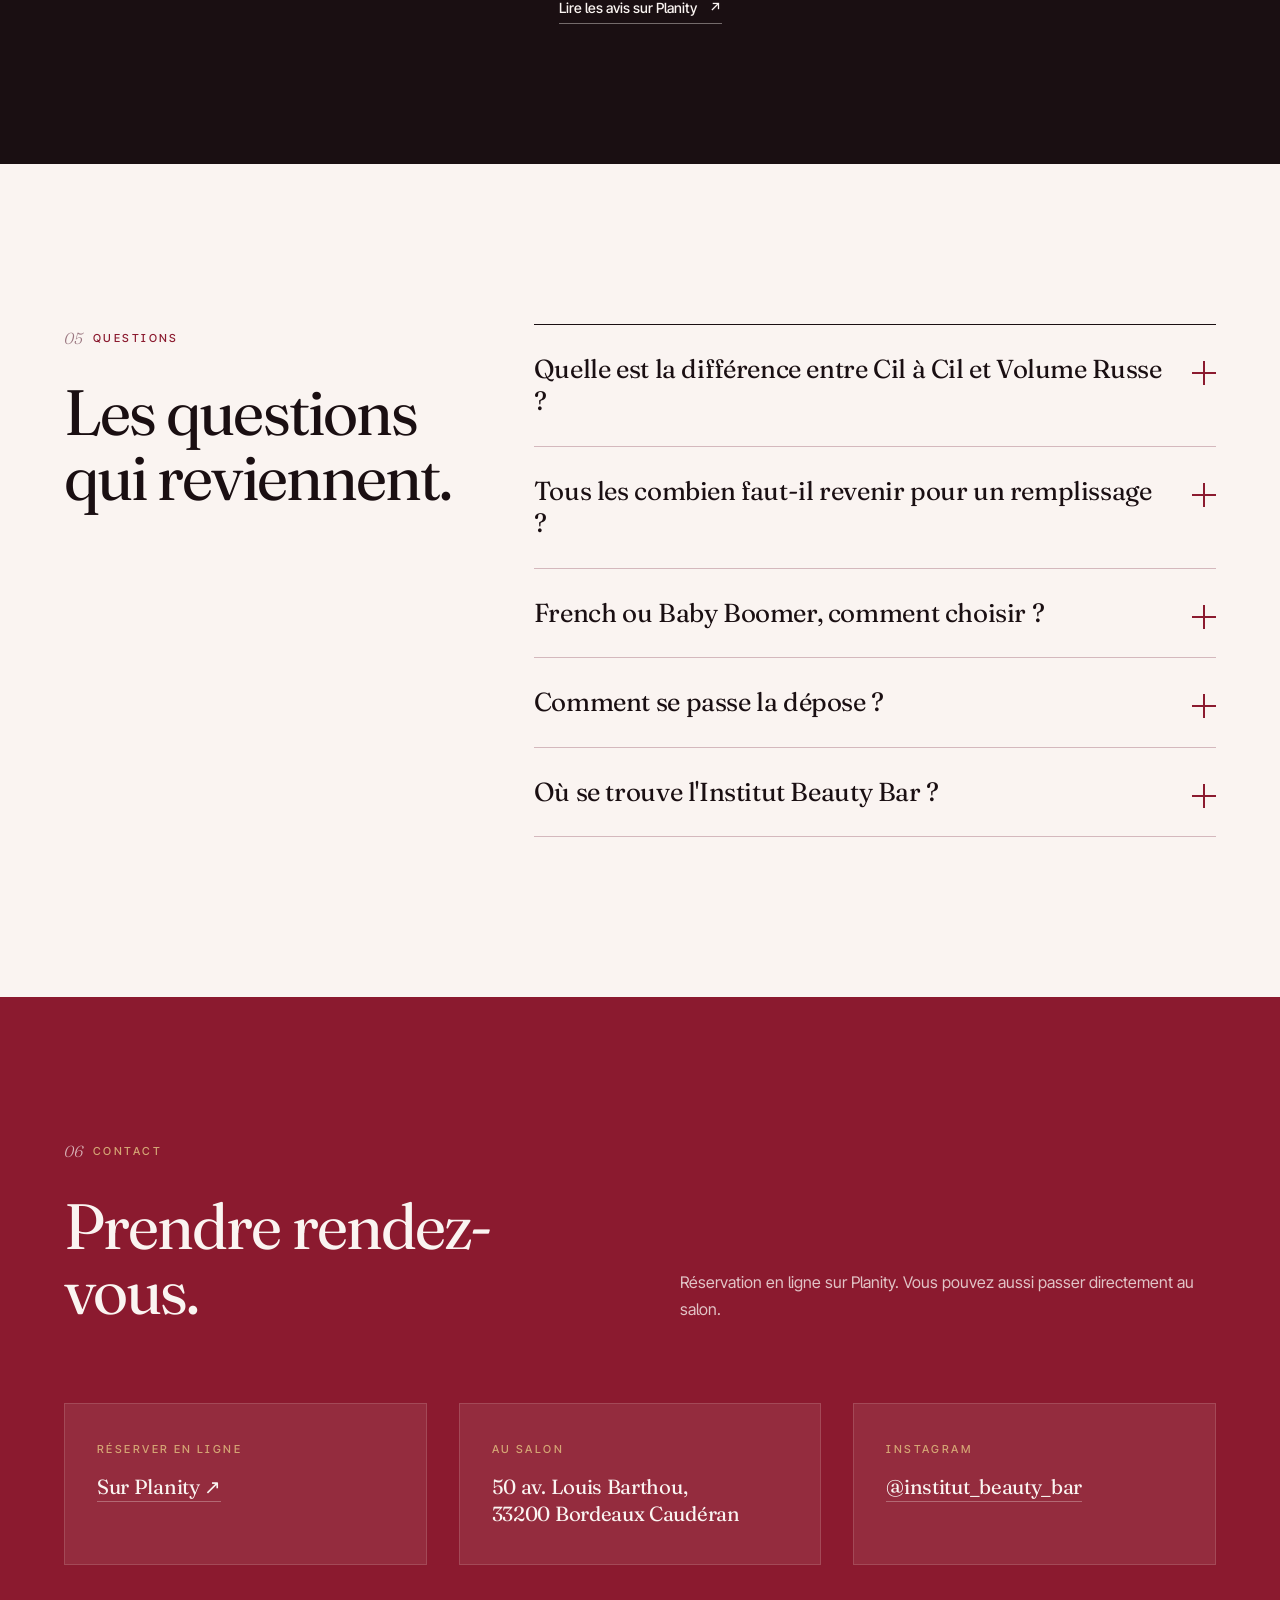
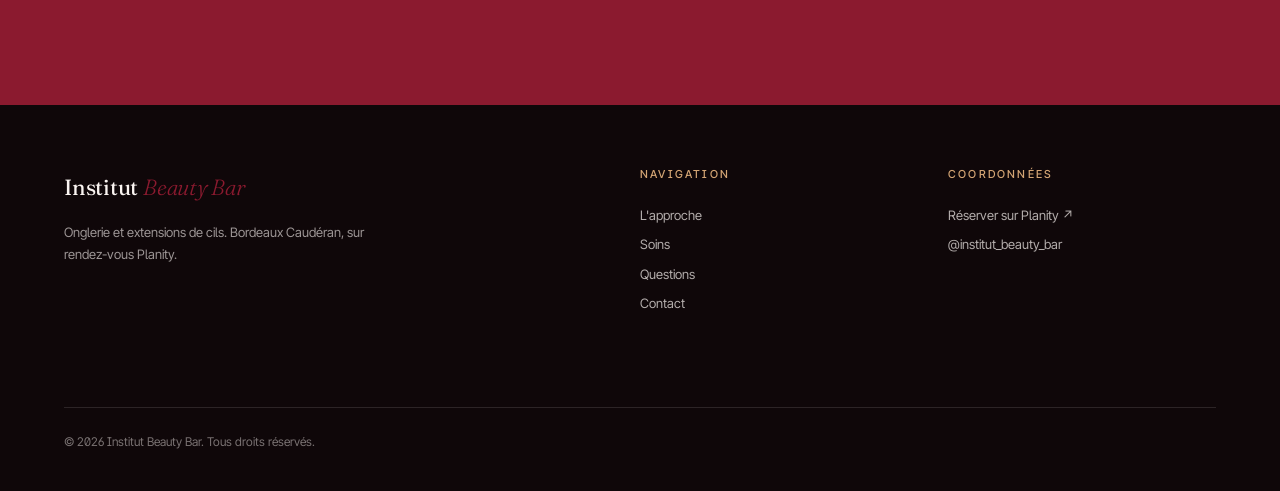
<file: docs/institut-beauty-bar/index.html>
<!doctype html>
<html lang="fr">
<head>
<meta charset="utf-8">
<meta name="viewport" content="width=device-width, initial-scale=1, viewport-fit=cover">
<title>Institut Beauty Bar, onglerie et extensions cils à Bordeaux Caudéran</title>
<meta name="description" content="Onglerie, manucure semi-permanent et extensions de cils à Caudéran, Bordeaux. Réservation Planity.">
<meta property="og:title" content="Institut Beauty Bar, Caudéran">
<meta property="og:description" content="Onglerie et cils. Bordeaux Caudéran. Sur rendez-vous Planity.">
<meta property="og:image" content="assets/post_004.jpg">
<link rel="icon" href="assets/profil.jpg">
<link rel="preconnect" href="https://fonts.googleapis.com">
<link rel="preconnect" href="https://fonts.gstatic.com" crossorigin>
<link href="https://fonts.googleapis.com/css2?family=Fraunces:ital,opsz,wght@0,9..144,300;0,9..144,400;0,9..144,500;1,9..144,300;1,9..144,400&family=Inter+Tight:wght@300;400;500;600&display=swap" rel="stylesheet">
<style>
:root {
  --ink-strong: #1A0F12;
  --ink-mid:    #4D2E36;
  --ink-soft:   #99757F;
  --paper:      #FAF4F1;
  --paper-warm: #F2E5DE;
  --white:      #FFFFFF;
  --black:      #0F0709;
  --accent:     #8B1A2F;
  --accent-soft:#C56579;
  --warm:       #D4A574;
  --border:     #EFE0DD;
  --border-mid: #D4B8BD;
  --font-display: "Fraunces", "Cormorant Garamond", Georgia, serif;
  --font-body:    "Inter Tight", "Inter", system-ui, sans-serif;
  --container: 1280px;
  --t-fast: 0.25s cubic-bezier(.2,.7,.2,1);
  --t-mid:  0.55s cubic-bezier(.2,.7,.2,1);
  --t-slow: 0.95s cubic-bezier(.2,.7,.2,1);
}
* { box-sizing: border-box; margin: 0; padding: 0; }
*::selection { background: var(--accent); color: var(--white); }
html { scroll-behavior: smooth; -webkit-text-size-adjust: 100%; }
body { font-family: var(--font-body); font-weight: 400; font-size: 17px; line-height: 1.65; color: var(--ink-strong); background: var(--paper); overflow-x: hidden; -webkit-font-smoothing: antialiased; -moz-osx-font-smoothing: grayscale; text-rendering: optimizeLegibility; font-feature-settings: "ss01", "ss02", "kern", "liga"; }
a { color: inherit; text-decoration: none; transition: opacity var(--t-fast); }
img { max-width: 100%; display: block; }
.container { max-width: var(--container); margin: 0 auto; padding: 0 32px; }
.eyebrow { display: inline-flex; align-items: center; gap: 10px; font-family: var(--font-body); font-size: 11px; font-weight: 500; letter-spacing: 0.22em; text-transform: uppercase; color: var(--accent); }
.eyebrow .num { font-family: var(--font-display); font-style: italic; font-weight: 300; font-size: 16px; letter-spacing: 0; color: var(--ink-soft); }
.eyebrow .bar { display: none; }
h1, h2, h3 { font-family: var(--font-display); font-weight: 400; line-height: 1; letter-spacing: -0.025em; color: var(--ink-strong); }
h1 { font-size: clamp(48px, 7.5vw, 120px); font-weight: 300; font-style: italic; letter-spacing: -0.04em; line-height: 0.92; }
h2 { font-size: clamp(34px, 5vw, 72px); line-height: 1.02; letter-spacing: -0.03em; }
h3 { font-size: clamp(22px, 2.4vw, 32px); font-weight: 400; line-height: 1.15; letter-spacing: -0.02em; }
p { line-height: 1.7; color: var(--ink-mid); }
em { font-family: var(--font-display); font-style: italic; font-weight: 400; }

header.nav { position: fixed; top: 0; left: 0; right: 0; z-index: 80; padding: 18px 32px; background: color-mix(in srgb, var(--paper) 90%, transparent); backdrop-filter: saturate(180%) blur(14px); -webkit-backdrop-filter: saturate(180%) blur(14px); border-bottom: 1px solid color-mix(in srgb, var(--ink-strong) 6%, transparent); }
header.nav .inner { max-width: var(--container); margin: 0 auto; display: flex; align-items: center; justify-content: space-between; gap: 16px; }
.logo { font-family: var(--font-display); font-size: 22px; font-weight: 400; color: var(--ink-strong); letter-spacing: -0.01em; white-space: nowrap; }
.logo em { font-style: italic; font-weight: 300; color: var(--accent); }
nav.primary { display: flex; gap: 36px; }
nav.primary a { font-size: 13px; font-weight: 500; letter-spacing: 0.04em; color: var(--ink-mid); position: relative; }
nav.primary a::after { content: ""; position: absolute; left: 0; right: 0; bottom: -4px; height: 1px; background: var(--accent); transform: scaleX(0); transform-origin: left; transition: transform var(--t-mid); }
nav.primary a:hover { color: var(--ink-strong); }
nav.primary a:hover::after { transform: scaleX(1); }
.btn { display: inline-flex; align-items: center; gap: 10px; padding: 12px 22px; font-family: var(--font-body); font-size: 13px; font-weight: 500; letter-spacing: 0.05em; text-transform: uppercase; background: var(--ink-strong); color: var(--white); border: 1px solid var(--ink-strong); border-radius: 999px; cursor: pointer; transition: transform var(--t-fast), background var(--t-fast); white-space: nowrap; }
.btn:hover { transform: translateY(-1px); background: var(--accent); border-color: var(--accent); }
.btn .arr { transition: transform var(--t-fast); }
.btn:hover .arr { transform: translateX(4px); }
.btn-light { background: transparent; color: var(--ink-strong); border-color: color-mix(in srgb, var(--ink-strong) 25%, transparent); }
.btn-light:hover { background: var(--ink-strong); color: var(--white); }
.btn-reserve .lbl-short { display: none; }
@media (max-width: 860px) { nav.primary { display: none; } header.nav { padding: 14px 18px; } .logo { font-size: 18px; } .btn { padding: 10px 16px; font-size: 12px; } .btn-reserve .lbl-long { display: none; } .btn-reserve .lbl-short { display: inline; } }

section.hero { margin-top: 64px; min-height: calc(100vh - 64px); padding: 80px 32px 120px; display: grid; grid-template-columns: 1.05fr 1fr; gap: 80px; align-items: center; max-width: var(--container); margin-inline: auto; }
.hero .copy { max-width: 620px; }
.hero .eyebrow { margin-bottom: 36px; }
.hero h1 { margin-bottom: 32px; }
.hero h1 .acc { color: var(--accent); }
.hero .tagline { font-size: clamp(18px, 1.5vw, 22px); line-height: 1.5; color: var(--ink-mid); max-width: 460px; margin-bottom: 48px; }
.hero .ctas { display: flex; gap: 14px; flex-wrap: wrap; align-items: center; }
.hero .img-wrap { position: relative; aspect-ratio: 4/5; overflow: hidden; background: var(--accent); }
.hero .img-wrap img { width: 100%; height: 100%; object-fit: cover; filter: saturate(0.96); transition: transform var(--t-slow); }
.hero:hover .img-wrap img { transform: scale(1.02); }
.hero .img-caption { position: absolute; left: -64px; bottom: 32px; writing-mode: vertical-rl; transform: rotate(180deg); font-family: var(--font-display); font-style: italic; font-size: 13px; color: var(--ink-soft); letter-spacing: 0.05em; }

.marquee { overflow: hidden; padding: 28px 0; border-top: 1px solid var(--border); border-bottom: 1px solid var(--border); background: var(--paper); }
.marquee-track { display: flex; gap: 80px; animation: marquee 50s linear infinite; white-space: nowrap; width: max-content; }
.marquee-track span { font-family: var(--font-display); font-size: clamp(28px, 4vw, 56px); font-style: italic; font-weight: 300; letter-spacing: -0.02em; color: var(--ink-strong); }
.marquee-track span::after { content: "·"; margin-left: 80px; color: var(--accent); font-style: normal; }
@keyframes marquee { from { transform: translateX(0); } to { transform: translateX(-50%); } }

section.about { padding: 160px 32px; background: var(--paper); }
.about .grid { max-width: var(--container); margin: 0 auto; display: grid; grid-template-columns: 5fr 7fr; gap: 80px; align-items: start; }
.about .left { position: sticky; top: 120px; }
.about .left .eyebrow { margin-bottom: 28px; }
.about .left h2 { margin-bottom: 32px; }
.about .left .signature { font-family: var(--font-display); font-style: italic; color: var(--ink-soft); font-size: 18px; margin-top: 28px; padding-top: 28px; border-top: 1px solid var(--border); }
.about .right { font-size: 19px; line-height: 1.75; color: var(--ink-mid); }
.about .right p { margin-bottom: 24px; }
.about .right p strong { color: var(--ink-strong); font-weight: 500; }
.about .right p:first-of-type::first-letter { font-family: var(--font-display); font-style: italic; font-weight: 300; font-size: 90px; float: left; line-height: 0.85; margin: 8px 12px 0 -4px; color: var(--accent); }
.about .photo-side { margin-top: 40px; aspect-ratio: 4/3; overflow: hidden; }
.about .photo-side img { width: 100%; height: 100%; object-fit: cover; filter: saturate(0.96); }
.about .cap { margin-top: 12px; font-family: var(--font-display); font-style: italic; font-size: 14px; color: var(--ink-soft); }

@media (max-width: 860px) { section.about { padding: 100px 24px; } .about .grid { grid-template-columns: 1fr; gap: 48px; } .about .left { position: static; } .about .right { font-size: 17px; } .about .right p:first-of-type::first-letter { font-size: 64px; } section.hero { grid-template-columns: 1fr; gap: 60px; min-height: auto; padding: 60px 24px 80px; } .hero .img-caption { display: none; } }

section.services { padding: 160px 32px; background: var(--ink-strong); color: var(--paper); }
section.services .container { max-width: var(--container); margin: 0 auto; }
section.services .header { display: grid; grid-template-columns: 1fr 1fr; gap: 80px; margin-bottom: 100px; align-items: end; }
section.services .header .eyebrow { color: var(--warm); margin-bottom: 28px; }
section.services .header .eyebrow .num { color: var(--paper); opacity: 0.6; }
section.services .header .eyebrow .bar { background: var(--warm); }
section.services .header h2 { color: var(--paper); }
section.services .header .right p { font-size: 16px; line-height: 1.7; color: color-mix(in srgb, var(--paper) 70%, transparent); }
section.services .famille { margin-top: 70px; }
section.services .famille:first-of-type { margin-top: 0; }
section.services .famille-titre { font-family: var(--font-body); font-size: 11px; font-weight: 500; letter-spacing: 0.22em; text-transform: uppercase; color: var(--warm); margin-bottom: 24px; padding-bottom: 14px; border-bottom: 1px solid color-mix(in srgb, var(--paper) 14%, transparent); }
section.services .item { border-bottom: 1px solid color-mix(in srgb, var(--paper) 12%, transparent); display: grid; grid-template-columns: 60px 1fr 100px; gap: 40px; padding: 32px 0; align-items: center; transition: background var(--t-mid); }
section.services .item:hover { background: color-mix(in srgb, var(--paper) 4%, transparent); }
section.services .item .num { font-family: var(--font-display); font-style: italic; font-weight: 300; font-size: 24px; color: var(--warm); opacity: 0.85; }
section.services .item .nom { font-family: var(--font-display); font-weight: 400; font-size: clamp(20px, 2vw, 28px); letter-spacing: -0.02em; line-height: 1.2; color: var(--paper); }
section.services .item .prix { font-family: var(--font-display); font-style: italic; font-size: 18px; color: var(--warm); text-align: right; }

@media (max-width: 860px) { section.services { padding: 100px 24px; } section.services .header { grid-template-columns: 1fr; gap: 24px; margin-bottom: 60px; } section.services .item { grid-template-columns: 40px 1fr; grid-template-rows: auto auto; gap: 8px 16px; padding: 22px 0; } section.services .item .num { font-size: 18px; } section.services .item .nom { grid-column: 1 / -1; font-size: 20px; } section.services .item .prix { grid-column: 1 / -1; text-align: left; font-size: 16px; } }

section.avis { padding: 140px 32px; background: var(--ink-strong); color: var(--paper); text-align: center; border-top: 1px solid color-mix(in srgb, var(--paper) 8%, transparent); }
.avis .container { max-width: 760px; margin: 0 auto; }
.avis .eyebrow { color: var(--warm); margin-bottom: 28px; }
.avis .eyebrow .num { color: var(--paper); opacity: 0.6; }
.avis .eyebrow .bar { background: var(--warm); }
.avis .stars { font-family: var(--font-display); font-size: clamp(56px, 8vw, 96px); font-weight: 300; font-style: italic; line-height: 1; margin-bottom: 16px; color: var(--paper); letter-spacing: -0.02em; }
.avis .note-num { color: var(--warm); }
.avis .lbl-note { font-family: var(--font-body); font-size: 14px; letter-spacing: 0.1em; text-transform: uppercase; color: color-mix(in srgb, var(--paper) 60%, transparent); margin-bottom: 36px; }
.avis .link { display: inline-flex; align-items: center; gap: 12px; font-size: 14px; font-weight: 500; color: var(--paper); padding-bottom: 4px; border-bottom: 1px solid color-mix(in srgb, var(--paper) 40%, transparent); }
.avis .link:hover { border-bottom-color: var(--warm); }

section.faq { padding: 160px 32px; background: var(--paper); }
.faq .container { max-width: var(--container); margin: 0 auto; display: grid; grid-template-columns: 4fr 7fr; gap: 80px; align-items: start; }
.faq .head { position: sticky; top: 120px; }
.faq .head .eyebrow { margin-bottom: 28px; }
.faq .list { border-top: 1px solid var(--ink-strong); }
.faq details { border-bottom: 1px solid var(--border-mid); padding: 28px 0; }
.faq summary { list-style: none; cursor: pointer; display: flex; justify-content: space-between; align-items: flex-start; gap: 24px; font-family: var(--font-display); font-size: clamp(20px, 2.2vw, 26px); font-weight: 400; line-height: 1.25; letter-spacing: -0.015em; color: var(--ink-strong); }
.faq summary::-webkit-details-marker { display: none; }
.faq summary .ic { flex: 0 0 24px; width: 24px; height: 24px; position: relative; margin-top: 8px; transition: transform var(--t-mid); }
.faq summary .ic::before, .faq summary .ic::after { content: ""; position: absolute; background: var(--accent); }
.faq summary .ic::before { top: 11px; left: 0; right: 0; height: 2px; }
.faq summary .ic::after { top: 0; bottom: 0; left: 11px; width: 2px; transition: transform var(--t-mid); }
.faq details[open] summary .ic::after { transform: scaleY(0); }
.faq .r { margin-top: 18px; font-size: 16px; line-height: 1.7; color: var(--ink-mid); max-width: 640px; }
@media (max-width: 860px) { section.faq { padding: 100px 24px; } .faq .container { grid-template-columns: 1fr; gap: 40px; } .faq .head { position: static; } }

section.contact { padding: 140px 32px; background: var(--accent); color: var(--paper); }
.contact .container { max-width: var(--container); margin: 0 auto; }
.contact .head { display: grid; grid-template-columns: 1fr 1fr; gap: 80px; align-items: end; margin-bottom: 80px; }
.contact .head .left h2 { color: var(--paper); }
.contact .head .left .eyebrow { color: var(--warm); margin-bottom: 28px; }
.contact .head .left .eyebrow .num { color: var(--paper); opacity: 0.7; }
.contact .head .left .eyebrow .bar { background: var(--warm); }
.contact .head .right p { font-size: 16px; line-height: 1.7; color: color-mix(in srgb, var(--paper) 78%, transparent); }
.contact .grid { display: grid; grid-template-columns: repeat(3, 1fr); gap: 32px; }
.contact .card { padding: 36px 32px; background: color-mix(in srgb, var(--paper) 8%, transparent); border: 1px solid color-mix(in srgb, var(--paper) 14%, transparent); }
.contact .card .lbl { font-size: 11px; font-weight: 500; letter-spacing: 0.22em; text-transform: uppercase; color: var(--warm); margin-bottom: 16px; }
.contact .card .val { font-family: var(--font-display); font-size: clamp(20px, 1.6vw, 24px); font-weight: 400; line-height: 1.3; letter-spacing: -0.015em; color: var(--paper); }
.contact .card a { color: inherit; border-bottom: 1px solid color-mix(in srgb, var(--paper) 30%, transparent); padding-bottom: 2px; }
.contact .card a:hover { border-bottom-color: var(--warm); }
@media (max-width: 860px) { section.contact { padding: 100px 24px; } .contact .head { grid-template-columns: 1fr; gap: 24px; margin-bottom: 48px; } .contact .grid { grid-template-columns: 1fr; gap: 20px; } }

footer { padding: 60px 32px 40px; background: var(--black); color: color-mix(in srgb, var(--paper) 60%, transparent); font-size: 13px; }
footer .container { max-width: var(--container); margin: 0 auto; display: grid; grid-template-columns: 2fr 1fr 1fr; gap: 40px; }
footer .brand .logo { color: var(--paper); margin-bottom: 12px; display: block; }
footer .brand p { color: inherit; font-size: 13px; max-width: 320px; }
footer .col h4 { font-family: var(--font-body); font-size: 11px; font-weight: 500; letter-spacing: 0.2em; text-transform: uppercase; color: var(--warm); margin-bottom: 18px; }
footer a { display: block; padding: 4px 0; color: color-mix(in srgb, var(--paper) 70%, transparent); }
footer a:hover { color: var(--paper); }
footer .legal { grid-column: 1 / -1; margin-top: 48px; padding-top: 24px; border-top: 1px solid color-mix(in srgb, var(--paper) 12%, transparent); display: flex; justify-content: space-between; flex-wrap: wrap; gap: 16px; font-size: 12px; color: color-mix(in srgb, var(--paper) 45%, transparent); }
@media (max-width: 860px) { footer .container { grid-template-columns: 1fr; } }

.reveal { opacity: 0; transform: translateY(28px); transition: opacity 0.9s cubic-bezier(.2,.7,.2,1), transform 0.9s cubic-bezier(.2,.7,.2,1); }
.reveal.in { opacity: 1; transform: none; }
.reveal-d-1 { transition-delay: 0.08s; }
.reveal-d-2 { transition-delay: 0.16s; }
.reveal-d-3 { transition-delay: 0.24s; }
</style>
</head>
<body>

<header class="nav">
  <div class="inner">
    <a href="#" class="logo">Institut <em>Beauty Bar</em></a>
    <nav class="primary">
      <a href="#approche">L'approche</a>
      <a href="#protocoles">Soins</a>
      <a href="#questions">Questions</a>
      <a href="#contact">Contact</a>
    </nav>
    <a href="https://www.planity.com/beauty-bar-33200-bordeaux-rg7" target="_blank" rel="noopener" class="btn btn-reserve">
      <span class="lbl-long">Réserver sur Planity</span>
      <span class="lbl-short">Réserver</span>
      <span class="arr">→</span>
    </a>
  </div>
</header>

<section class="hero">
  <div class="copy">
    <span class="eyebrow reveal"><span class="num">01</span><span class="bar"></span>Bordeaux Caudéran</span>
    <h1 class="reveal reveal-d-1">Onglerie<br>et <em class="acc">extensions cils.</em></h1>
    <p class="tagline reveal reveal-d-2">Manucures, semi-permanent, extensions de cils volume et cil à cil. À Caudéran, sur rendez-vous.</p>
    <div class="ctas reveal reveal-d-3">
      <a href="https://www.planity.com/beauty-bar-33200-bordeaux-rg7" target="_blank" rel="noopener" class="btn">Réserver sur Planity <span class="arr">→</span></a>
      <a href="#protocoles" class="btn btn-light">Voir les soins</a>
    </div>
  </div>
  <div class="img-wrap reveal reveal-d-2">
    <img src="assets/post_004.jpg" alt="Manucure rouge éclatant Institut Beauty Bar">
    <span class="img-caption">Manucure rouge, Caudéran</span>
  </div>
</section>

<div class="marquee">
  <div class="marquee-track">
    <span>Manucure</span><span>Semi-permanent</span><span>French</span><span>Baby Boomer</span><span>Volume Russe</span><span>Cil à Cil</span><span>Manucure</span><span>Semi-permanent</span><span>French</span><span>Baby Boomer</span><span>Volume Russe</span><span>Cil à Cil</span>
  </div>
</div>

<section class="about" id="approche">
  <div class="grid">
    <div class="left">
      <span class="eyebrow reveal"><span class="num">02</span><span class="bar"></span>L'approche</span>
      <h2 class="reveal reveal-d-1">Le bon geste,<br>au bon endroit.</h2>
      <p class="signature reveal reveal-d-2">Institut Beauty Bar, onglerie et extensions cils à Caudéran. Sur rendez-vous Planity.</p>
    </div>
    <div class="right reveal reveal-d-1">
      <p>Ici, deux spécialités à la fois. Les <strong>ongles</strong> d'abord, soignés dans toutes leurs formes : manucure classique, semi-permanent, French, Baby Boomer, déposes propres et reposes nettes.</p>
      <p>Les <strong>cils</strong> ensuite, en extensions : pose complète, remplissages Cil à Cil ou Volume Russe selon le résultat recherché.</p>
      <p>Pour celles qui veulent tout d'un coup, des forfaits combinés rendent la visite plus simple : extensions cils + semi-permanent mains, ou mains et pieds.</p>
      <div class="photo-side reveal reveal-d-3">
        <img src="assets/post_001.jpg" alt="La praticienne dans son cabinet">
        <p class="cap">Au cabinet, vitrine de vernis signature.</p>
      </div>
    </div>
  </div>
</section>

<section class="services" id="protocoles">
  <div class="container">
    <div class="header">
      <div>
        <span class="eyebrow reveal"><span class="num">03</span><span class="bar"></span>Les soins</span>
        <h2 class="reveal reveal-d-1">Onze prestations,<br>quatre familles.</h2>
      </div>
      <div class="right reveal reveal-d-2">
        <p>Sélection des prestations principales. Le catalogue complet (manucures détaillées, déposes, options nail art) est sur la fiche Planity.</p>
      </div>
    </div>

    <div class="famille">
      <div class="famille-titre">Manucures</div>
      <div class="item reveal">
        <div class="num">01</div>
        <div class="nom">Basic Manucure</div>
        <div class="prix"><em>25 €</em></div>
      </div>
      <div class="item reveal">
        <div class="num">02</div>
        <div class="nom">Manucure complète</div>
        <div class="prix"><em>28 €</em></div>
      </div>
      <div class="item reveal">
        <div class="num">03</div>
        <div class="nom">Manucure des pieds</div>
        <div class="prix"><em>28 €</em></div>
      </div>
    </div>

    <div class="famille">
      <div class="famille-titre">Semi-permanent</div>
      <div class="item reveal">
        <div class="num">04</div>
        <div class="nom">Pose semi-permanent French ou Baby Boomer</div>
        <div class="prix"><em>47 €</em></div>
      </div>
      <div class="item reveal">
        <div class="num">05</div>
        <div class="nom">Dépose + Pose semi-permanent</div>
        <div class="prix"><em>57 €</em></div>
      </div>
      <div class="item reveal">
        <div class="num">06</div>
        <div class="nom">Pose semi-permanent pieds</div>
        <div class="prix"><em>35 €</em></div>
      </div>
    </div>

    <div class="famille">
      <div class="famille-titre">Extensions de cils</div>
      <div class="item reveal">
        <div class="num">07</div>
        <div class="nom">Pose complète extensions de cils</div>
        <div class="prix"><em>99 €</em></div>
      </div>
      <div class="item reveal">
        <div class="num">08</div>
        <div class="nom">Remplissage Cil à Cil <em>(3 semaines)</em></div>
        <div class="prix"><em>49 €</em></div>
      </div>
      <div class="item reveal">
        <div class="num">09</div>
        <div class="nom">Remplissage Volume Russe <em>(3 semaines)</em></div>
        <div class="prix"><em>59 €</em></div>
      </div>
    </div>

    <div class="famille">
      <div class="famille-titre">Forfaits combinés</div>
      <div class="item reveal">
        <div class="num">10</div>
        <div class="nom">Extensions cils + semi-permanent mains</div>
        <div class="prix"><em>129 €</em></div>
      </div>
      <div class="item reveal">
        <div class="num">11</div>
        <div class="nom">Extensions cils + semi-permanent mains et pieds</div>
        <div class="prix"><em>159 €</em></div>
      </div>
    </div>
  </div>
</section>

<section class="avis">
  <div class="container">
    <span class="eyebrow reveal"><span class="num">04</span><span class="bar"></span>Sur Planity</span>
    <div class="stars reveal reveal-d-1"><span class="note-num">5,0</span><span style="color: color-mix(in srgb, var(--paper) 30%, transparent); font-size: 0.65em;">&nbsp;/ 5</span></div>
    <div class="lbl-note reveal reveal-d-2">Note moyenne sur 47 avis Planity</div>
    <a href="https://www.planity.com/beauty-bar-33200-bordeaux-rg7" target="_blank" rel="noopener" class="link reveal reveal-d-3">
      Lire les avis sur Planity <span class="arr">↗</span>
    </a>
  </div>
</section>

<section class="faq" id="questions">
  <div class="container">
    <div class="head">
      <span class="eyebrow reveal"><span class="num">05</span><span class="bar"></span>Questions</span>
      <h2 class="reveal reveal-d-1">Les questions<br>qui reviennent.</h2>
    </div>
    <div class="list">
      <details class="reveal">
        <summary>Quelle est la différence entre Cil à Cil et Volume Russe ?<span class="ic"></span></summary>
        <p class="r">Le Cil à Cil pose une seule extension par cil naturel pour un effet allongé naturel. Le Volume Russe colle plusieurs extensions très fines par cil pour un effet dense et intense.</p>
      </details>
      <details class="reveal">
        <summary>Tous les combien faut-il revenir pour un remplissage ?<span class="ic"></span></summary>
        <p class="r">Trois semaines en règle générale. Au-delà, une nouvelle pose complète est souvent préférable à un remplissage.</p>
      </details>
      <details class="reveal">
        <summary>French ou Baby Boomer, comment choisir ?<span class="ic"></span></summary>
        <p class="r">La French dessine une pointe blanche nette. Le Baby Boomer fond la pointe en dégradé doux sur le rose de l'ongle. Plus naturel pour Baby Boomer, plus graphique pour French.</p>
      </details>
      <details class="reveal">
        <summary>Comment se passe la dépose ?<span class="ic"></span></summary>
        <p class="r">La dépose est toujours réalisée en cabine pour préserver l'ongle naturel. Le tarif dépend du type de pose à retirer (gel, gainage, capsule, semi-permanent).</p>
      </details>
      <details class="reveal">
        <summary>Où se trouve l'Institut Beauty Bar ?<span class="ic"></span></summary>
        <p class="r">Au 50 avenue Louis Barthou, à Caudéran (Bordeaux). Quartier calme, accessible en voiture et en bus.</p>
      </details>
    </div>
  </div>
</section>

<section class="contact" id="contact">
  <div class="container">
    <div class="head">
      <div class="left">
        <span class="eyebrow reveal"><span class="num">06</span><span class="bar"></span>Contact</span>
        <h2 class="reveal reveal-d-1">Prendre rendez-vous.</h2>
      </div>
      <div class="right reveal reveal-d-2">
        <p>Réservation en ligne sur Planity. Vous pouvez aussi passer directement au salon.</p>
      </div>
    </div>
    <div class="grid">
      <div class="card reveal">
        <div class="lbl">Réserver en ligne</div>
        <div class="val"><a href="https://www.planity.com/beauty-bar-33200-bordeaux-rg7" target="_blank" rel="noopener">Sur Planity ↗</a></div>
      </div>
      <div class="card reveal reveal-d-1">
        <div class="lbl">Au salon</div>
        <div class="val">50 av. Louis Barthou,<br>33200 Bordeaux Caudéran</div>
      </div>
      <div class="card reveal reveal-d-2">
        <div class="lbl">Instagram</div>
        <div class="val"><a href="https://www.instagram.com/institut_beauty_bar/" target="_blank" rel="noopener">@institut_beauty_bar</a></div>
      </div>
    </div>
  </div>
</section>

<footer>
  <div class="container">
    <div class="brand">
      <a href="#" class="logo">Institut <em>Beauty Bar</em></a>
      <p>Onglerie et extensions de cils. Bordeaux Caudéran, sur rendez-vous Planity.</p>
    </div>
    <div class="col">
      <h4>Navigation</h4>
      <a href="#approche">L'approche</a>
      <a href="#protocoles">Soins</a>
      <a href="#questions">Questions</a>
      <a href="#contact">Contact</a>
    </div>
    <div class="col">
      <h4>Coordonnées</h4>
      <a href="https://www.planity.com/beauty-bar-33200-bordeaux-rg7" target="_blank" rel="noopener">Réserver sur Planity ↗</a>
      <a href="https://www.instagram.com/institut_beauty_bar/" target="_blank" rel="noopener">@institut_beauty_bar</a>
    </div>
    <div class="legal">
      <span>© <span id="annee">2026</span> Institut Beauty Bar. Tous droits réservés.</span>
    </div>
  </div>
</footer>

<script>
document.getElementById('annee').textContent = new Date().getFullYear();
const io = new IntersectionObserver((entries) => {
  entries.forEach((e) => { if (e.isIntersecting) { e.target.classList.add('in'); io.unobserve(e.target); } });
}, { threshold: 0.12, rootMargin: "0px 0px -8% 0px" });
document.querySelectorAll('.reveal').forEach(el => io.observe(el));
</script>
</body>
</html>
</file>
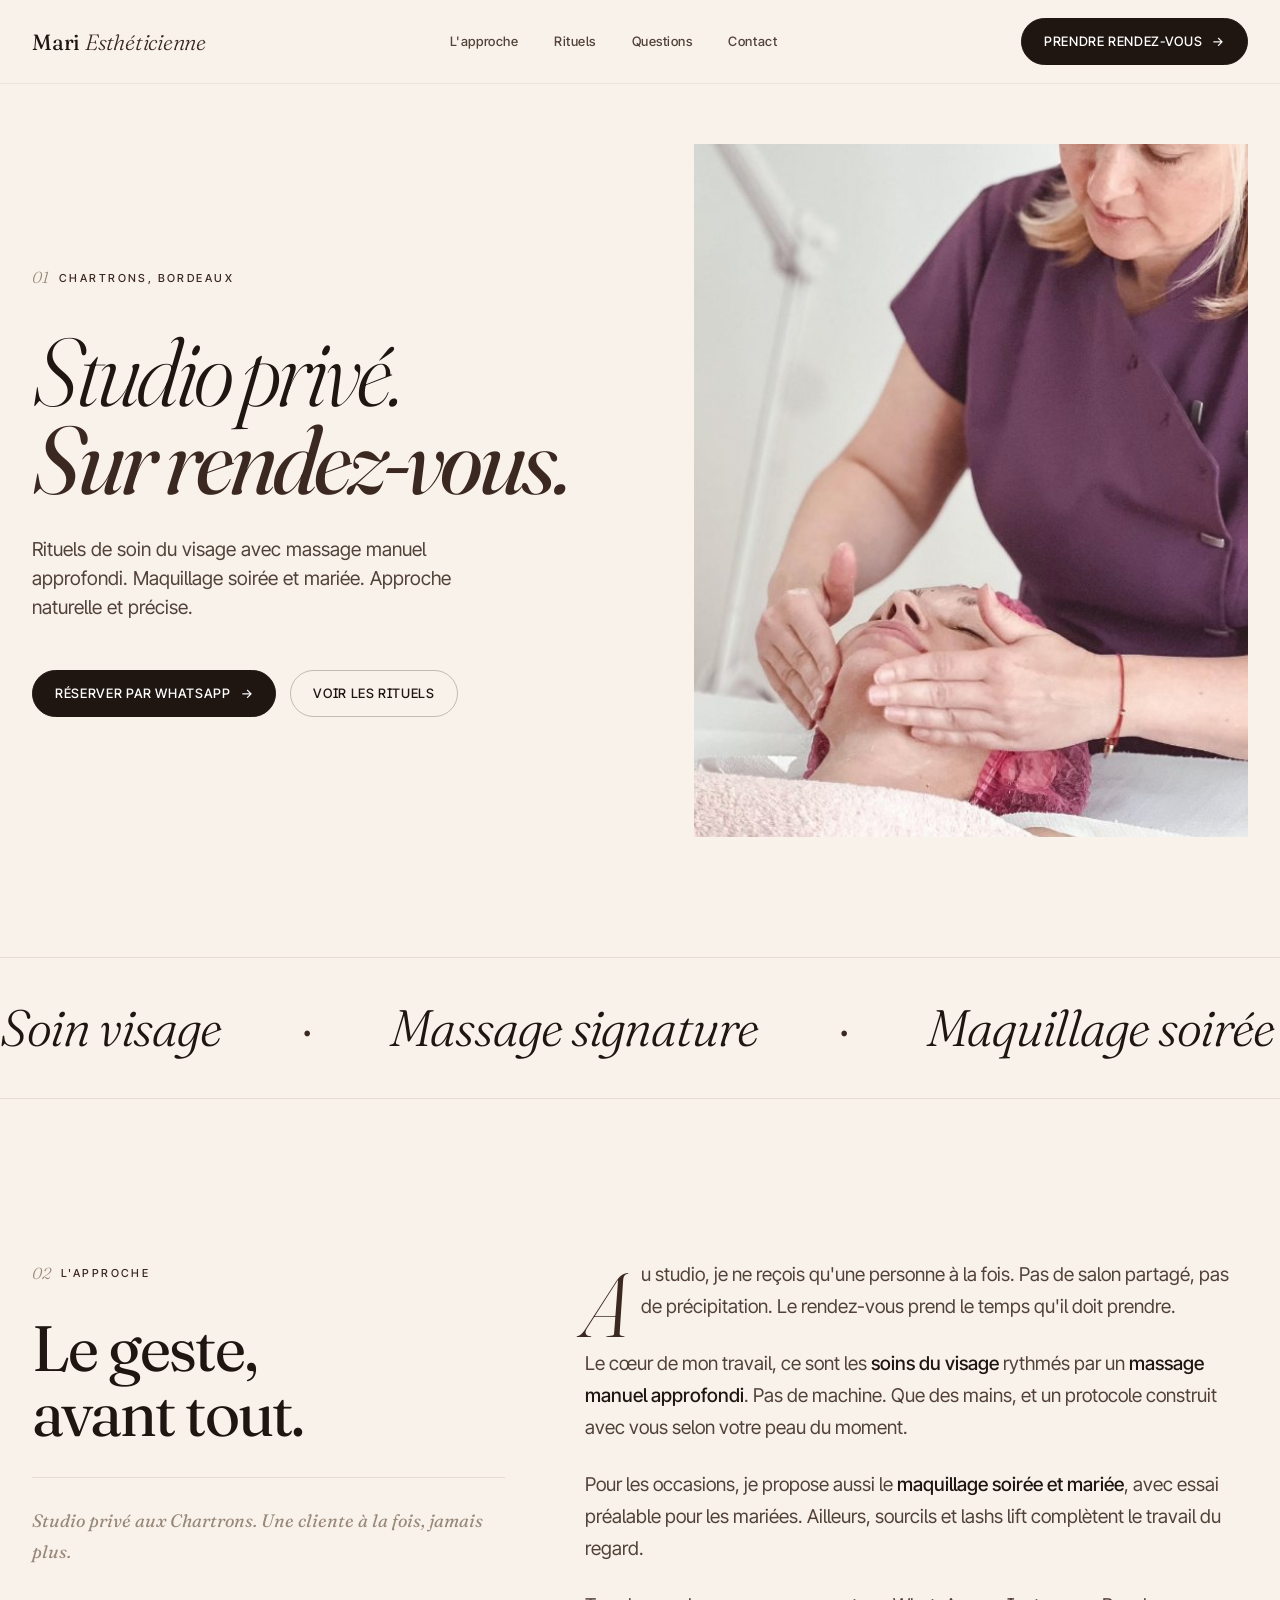
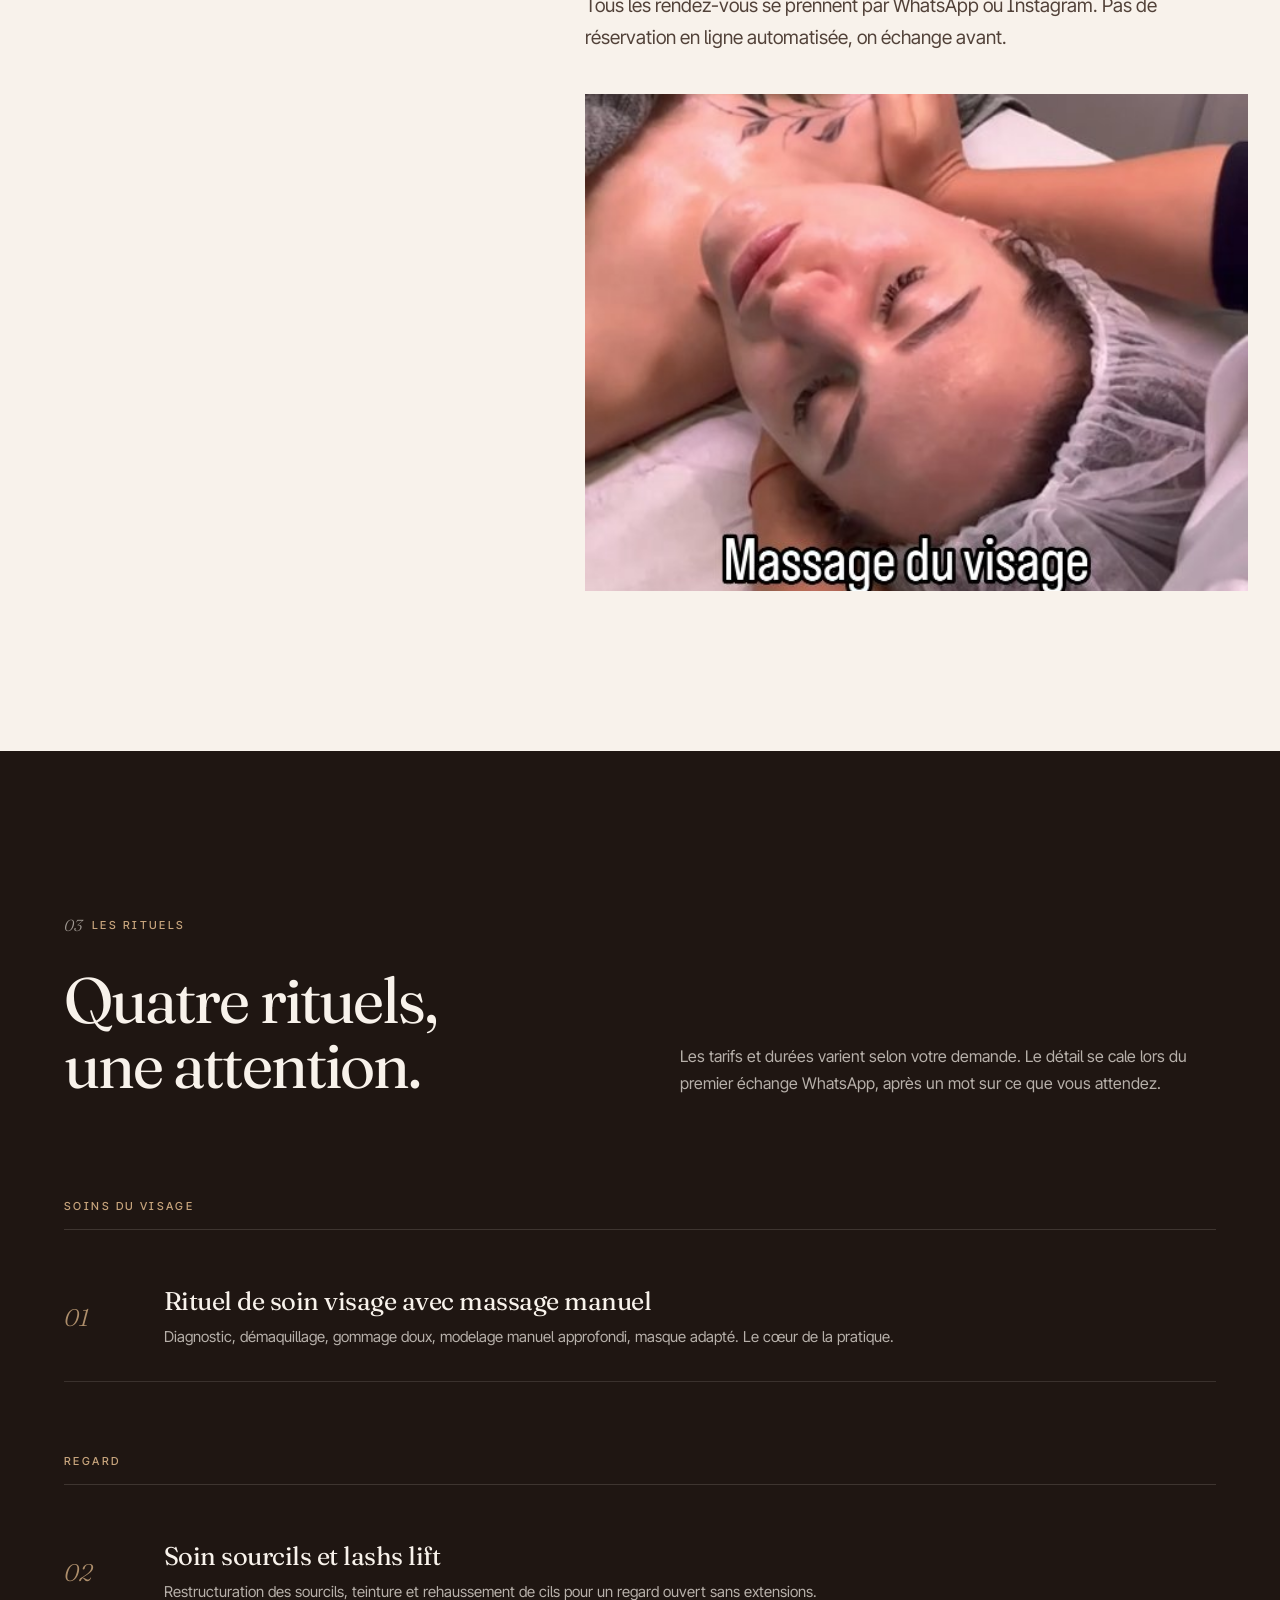
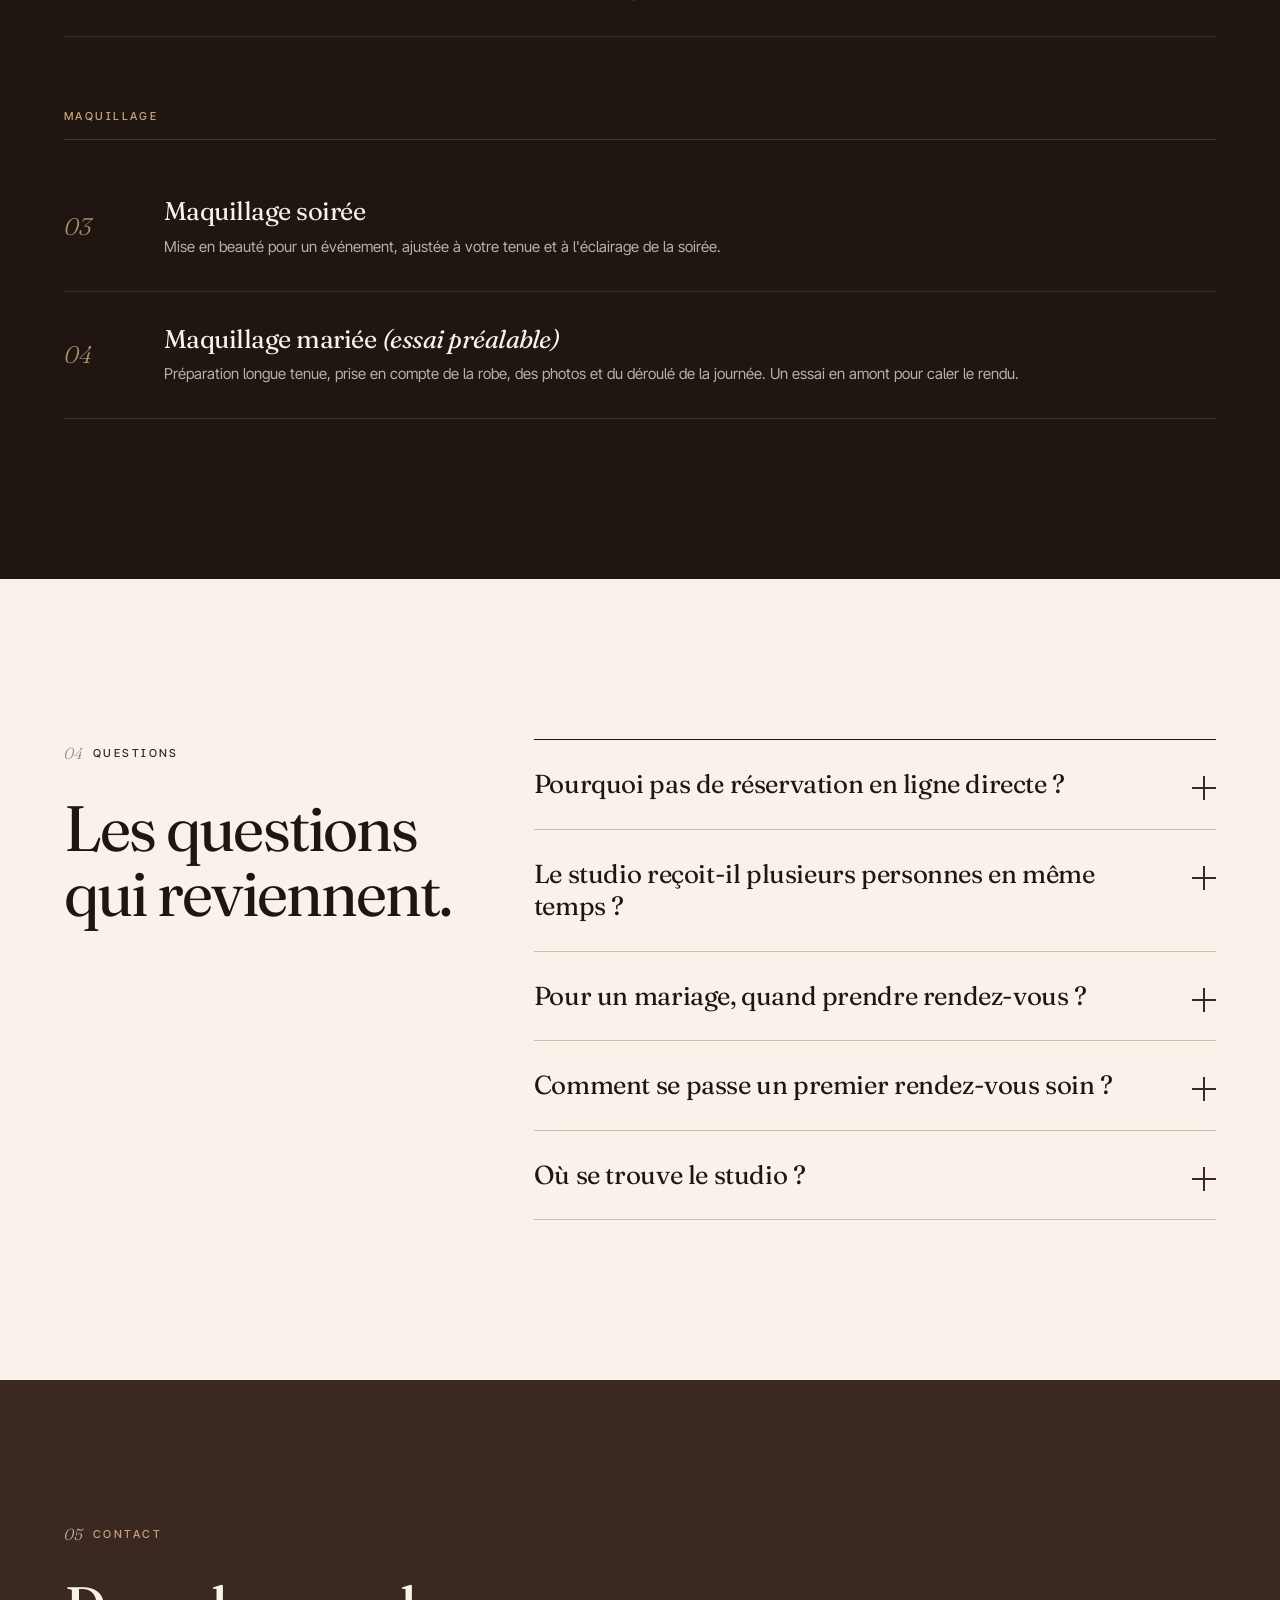
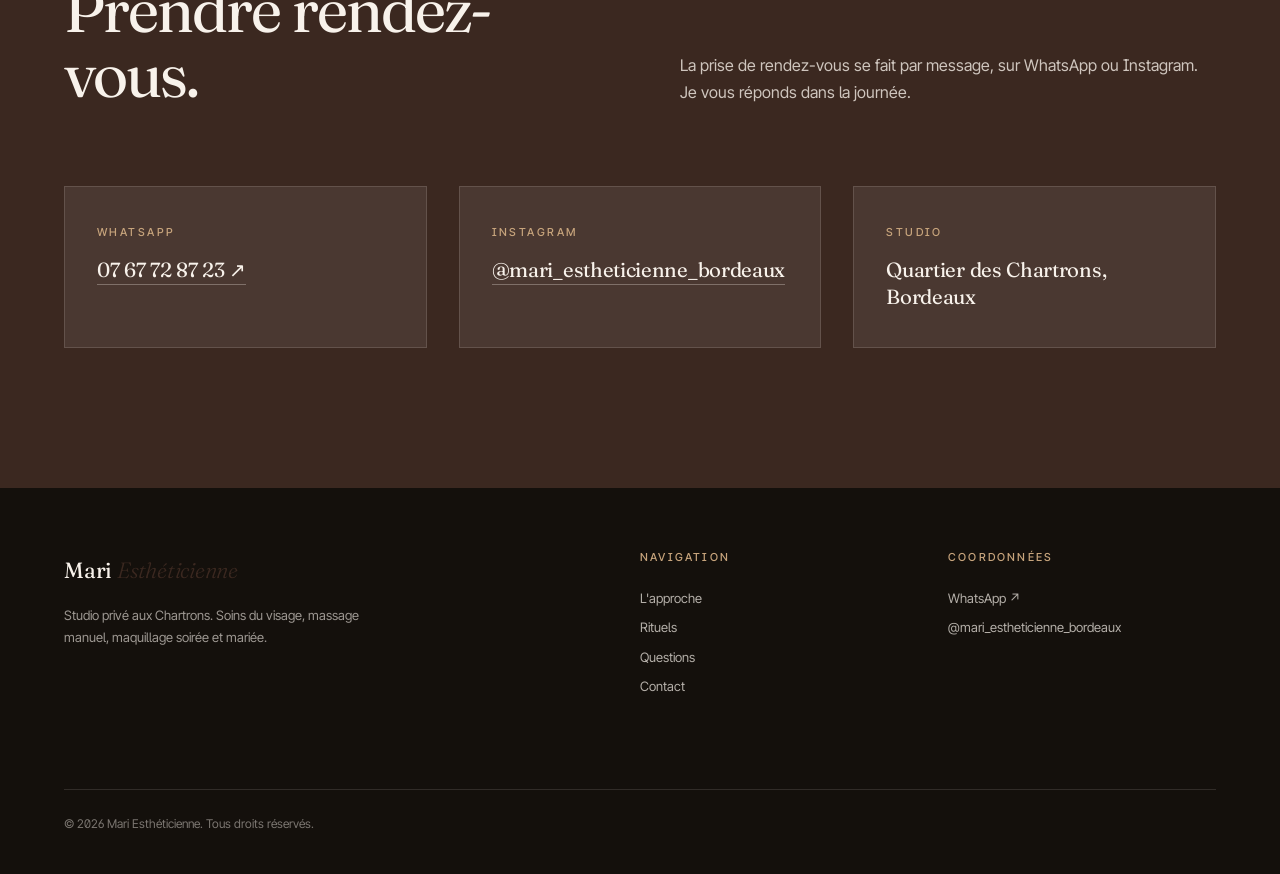
<file: docs/mari-estheticienne-bordeaux/index.html>
<!doctype html>
<html lang="fr">
<head>
<meta charset="utf-8">
<meta name="viewport" content="width=device-width, initial-scale=1, viewport-fit=cover">
<title>Mari Esthéticienne, soins visage et maquillage mariée aux Chartrons (Bordeaux)</title>
<meta name="description" content="Rituels de soin du visage avec massage manuel approfondi. Maquillage mariée et soirée. Studio privé aux Chartrons, sur rendez-vous.">
<meta property="og:title" content="Mari Esthéticienne, Bordeaux">
<meta property="og:description" content="Rituels de soin du visage et maquillage mariée. Sur rendez-vous.">
<meta property="og:image" content="assets/post_001.jpg">
<link rel="icon" href="assets/profil.jpg">
<link rel="preconnect" href="https://fonts.googleapis.com">
<link rel="preconnect" href="https://fonts.gstatic.com" crossorigin>
<link href="https://fonts.googleapis.com/css2?family=Fraunces:ital,opsz,wght@0,9..144,300;0,9..144,400;0,9..144,500;1,9..144,300;1,9..144,400&family=Inter+Tight:wght@300;400;500;600&display=swap" rel="stylesheet">
<style>
:root {
  --ink-strong: #1F1612;
  --ink-mid:    #524239;
  --ink-soft:   #998878;
  --paper:      #F8F2EB;
  --paper-warm: #EFE3D2;
  --white:      #FFFFFF;
  --black:      #14100C;
  --accent:     #3B2820;
  --accent-soft:#7A5A48;
  --warm:       #C7A47C;
  --border:     #E8DDD0;
  --border-mid: #CFBFA8;
  --font-display: "Fraunces", "Cormorant Garamond", Georgia, serif;
  --font-body:    "Inter Tight", "Inter", system-ui, sans-serif;
  --container: 1280px;
  --t-fast: 0.25s cubic-bezier(.2,.7,.2,1);
  --t-mid:  0.55s cubic-bezier(.2,.7,.2,1);
  --t-slow: 0.95s cubic-bezier(.2,.7,.2,1);
}
* { box-sizing: border-box; margin: 0; padding: 0; }
*::selection { background: var(--accent); color: var(--white); }
html { scroll-behavior: smooth; -webkit-text-size-adjust: 100%; }
body { font-family: var(--font-body); font-weight: 400; font-size: 17px; line-height: 1.65; color: var(--ink-strong); background: var(--paper); overflow-x: hidden; -webkit-font-smoothing: antialiased; -moz-osx-font-smoothing: grayscale; text-rendering: optimizeLegibility; font-feature-settings: "ss01", "ss02", "kern", "liga"; }
a { color: inherit; text-decoration: none; transition: opacity var(--t-fast); }
img { max-width: 100%; display: block; }
.container { max-width: var(--container); margin: 0 auto; padding: 0 32px; }
.eyebrow { display: inline-flex; align-items: center; gap: 10px; font-family: var(--font-body); font-size: 11px; font-weight: 500; letter-spacing: 0.22em; text-transform: uppercase; color: var(--accent); }
.eyebrow .num { font-family: var(--font-display); font-style: italic; font-weight: 300; font-size: 16px; letter-spacing: 0; color: var(--ink-soft); }
.eyebrow .bar { display: none; }
h1, h2, h3 { font-family: var(--font-display); font-weight: 400; line-height: 1; letter-spacing: -0.025em; color: var(--ink-strong); }
h1 { font-size: clamp(48px, 7.5vw, 120px); font-weight: 300; font-style: italic; letter-spacing: -0.04em; line-height: 0.92; }
h2 { font-size: clamp(34px, 5vw, 72px); line-height: 1.02; letter-spacing: -0.03em; }
h3 { font-size: clamp(22px, 2.4vw, 32px); font-weight: 400; line-height: 1.15; letter-spacing: -0.02em; }
p { line-height: 1.7; color: var(--ink-mid); }
em { font-family: var(--font-display); font-style: italic; font-weight: 400; }

header.nav { position: fixed; top: 0; left: 0; right: 0; z-index: 80; padding: 18px 32px; background: color-mix(in srgb, var(--paper) 90%, transparent); backdrop-filter: saturate(180%) blur(14px); -webkit-backdrop-filter: saturate(180%) blur(14px); border-bottom: 1px solid color-mix(in srgb, var(--ink-strong) 6%, transparent); }
header.nav .inner { max-width: var(--container); margin: 0 auto; display: flex; align-items: center; justify-content: space-between; gap: 16px; }
.logo { font-family: var(--font-display); font-size: 22px; font-weight: 400; color: var(--ink-strong); letter-spacing: -0.01em; white-space: nowrap; }
.logo em { font-style: italic; font-weight: 300; color: var(--accent); }
nav.primary { display: flex; gap: 36px; }
nav.primary a { font-size: 13px; font-weight: 500; letter-spacing: 0.04em; color: var(--ink-mid); position: relative; }
nav.primary a::after { content: ""; position: absolute; left: 0; right: 0; bottom: -4px; height: 1px; background: var(--accent); transform: scaleX(0); transform-origin: left; transition: transform var(--t-mid); }
nav.primary a:hover { color: var(--ink-strong); }
nav.primary a:hover::after { transform: scaleX(1); }
.btn { display: inline-flex; align-items: center; gap: 10px; padding: 12px 22px; font-family: var(--font-body); font-size: 13px; font-weight: 500; letter-spacing: 0.05em; text-transform: uppercase; background: var(--ink-strong); color: var(--white); border: 1px solid var(--ink-strong); border-radius: 999px; cursor: pointer; transition: transform var(--t-fast), background var(--t-fast); white-space: nowrap; }
.btn:hover { transform: translateY(-1px); background: var(--accent); border-color: var(--accent); }
.btn .arr { transition: transform var(--t-fast); }
.btn:hover .arr { transform: translateX(4px); }
.btn-light { background: transparent; color: var(--ink-strong); border-color: color-mix(in srgb, var(--ink-strong) 25%, transparent); }
.btn-light:hover { background: var(--ink-strong); color: var(--white); }
.btn-reserve .lbl-short { display: none; }
@media (max-width: 860px) { nav.primary { display: none; } header.nav { padding: 14px 18px; } .logo { font-size: 18px; } .btn { padding: 10px 16px; font-size: 12px; } .btn-reserve .lbl-long { display: none; } .btn-reserve .lbl-short { display: inline; } }

section.hero { margin-top: 64px; min-height: calc(100vh - 64px); padding: 80px 32px 120px; display: grid; grid-template-columns: 1.05fr 1fr; gap: 80px; align-items: center; max-width: var(--container); margin-inline: auto; }
.hero .copy { max-width: 620px; }
.hero .eyebrow { margin-bottom: 36px; }
.hero h1 { margin-bottom: 32px; }
.hero h1 .acc { color: var(--accent); }
.hero .tagline { font-size: clamp(18px, 1.5vw, 22px); line-height: 1.5; color: var(--ink-mid); max-width: 460px; margin-bottom: 48px; }
.hero .ctas { display: flex; gap: 14px; flex-wrap: wrap; align-items: center; }
.hero .img-wrap { position: relative; aspect-ratio: 4/5; overflow: hidden; background: var(--accent); }
.hero .img-wrap img { width: 100%; height: 100%; object-fit: cover; filter: saturate(0.94); transition: transform var(--t-slow); }
.hero:hover .img-wrap img { transform: scale(1.02); }
.hero .img-caption { position: absolute; left: -64px; bottom: 32px; writing-mode: vertical-rl; transform: rotate(180deg); font-family: var(--font-display); font-style: italic; font-size: 13px; color: var(--ink-soft); letter-spacing: 0.05em; }

.marquee { overflow: hidden; padding: 28px 0; border-top: 1px solid var(--border); border-bottom: 1px solid var(--border); background: var(--paper); }
.marquee-track { display: flex; gap: 80px; animation: marquee 55s linear infinite; white-space: nowrap; width: max-content; }
.marquee-track span { font-family: var(--font-display); font-size: clamp(28px, 4vw, 56px); font-style: italic; font-weight: 300; letter-spacing: -0.02em; color: var(--ink-strong); }
.marquee-track span::after { content: "·"; margin-left: 80px; color: var(--accent); font-style: normal; }
@keyframes marquee { from { transform: translateX(0); } to { transform: translateX(-50%); } }

section.about { padding: 160px 32px; background: var(--paper); }
.about .grid { max-width: var(--container); margin: 0 auto; display: grid; grid-template-columns: 5fr 7fr; gap: 80px; align-items: start; }
.about .left { position: sticky; top: 120px; }
.about .left .eyebrow { margin-bottom: 28px; }
.about .left h2 { margin-bottom: 32px; }
.about .left .signature { font-family: var(--font-display); font-style: italic; color: var(--ink-soft); font-size: 18px; margin-top: 28px; padding-top: 28px; border-top: 1px solid var(--border); }
.about .right { font-size: 19px; line-height: 1.75; color: var(--ink-mid); }
.about .right p { margin-bottom: 24px; }
.about .right p strong { color: var(--ink-strong); font-weight: 500; }
.about .right p:first-of-type::first-letter { font-family: var(--font-display); font-style: italic; font-weight: 300; font-size: 90px; float: left; line-height: 0.85; margin: 8px 12px 0 -4px; color: var(--accent); }
.about .photo-side { margin-top: 40px; aspect-ratio: 4/3; overflow: hidden; }
.about .photo-side img { width: 100%; height: 100%; object-fit: cover; filter: saturate(0.95); }
.about .cap { margin-top: 12px; font-family: var(--font-display); font-style: italic; font-size: 14px; color: var(--ink-soft); }

@media (max-width: 860px) { section.about { padding: 100px 24px; } .about .grid { grid-template-columns: 1fr; gap: 48px; } .about .left { position: static; } .about .right { font-size: 17px; } .about .right p:first-of-type::first-letter { font-size: 64px; } section.hero { grid-template-columns: 1fr; gap: 60px; min-height: auto; padding: 60px 24px 80px; } .hero .img-caption { display: none; } }

section.services { padding: 160px 32px; background: var(--ink-strong); color: var(--paper); }
section.services .container { max-width: var(--container); margin: 0 auto; }
section.services .header { display: grid; grid-template-columns: 1fr 1fr; gap: 80px; margin-bottom: 100px; align-items: end; }
section.services .header .eyebrow { color: var(--warm); margin-bottom: 28px; }
section.services .header .eyebrow .num { color: var(--paper); opacity: 0.6; }
section.services .header .eyebrow .bar { background: var(--warm); }
section.services .header h2 { color: var(--paper); }
section.services .header .right p { font-size: 16px; line-height: 1.7; color: color-mix(in srgb, var(--paper) 70%, transparent); }
section.services .famille { margin-top: 70px; }
section.services .famille:first-of-type { margin-top: 0; }
section.services .famille-titre { font-family: var(--font-body); font-size: 11px; font-weight: 500; letter-spacing: 0.22em; text-transform: uppercase; color: var(--warm); margin-bottom: 24px; padding-bottom: 14px; border-bottom: 1px solid color-mix(in srgb, var(--paper) 14%, transparent); }
section.services .item { border-bottom: 1px solid color-mix(in srgb, var(--paper) 12%, transparent); display: grid; grid-template-columns: 60px 1fr; gap: 40px; padding: 32px 0; align-items: center; }
section.services .item .num { font-family: var(--font-display); font-style: italic; font-weight: 300; font-size: 24px; color: var(--warm); opacity: 0.85; }
section.services .item .nom { font-family: var(--font-display); font-weight: 400; font-size: clamp(20px, 2vw, 28px); letter-spacing: -0.02em; line-height: 1.2; color: var(--paper); margin-bottom: 8px; }
section.services .item .desc { font-size: 15px; line-height: 1.6; color: color-mix(in srgb, var(--paper) 70%, transparent); }
section.services .item .body { padding: 0; }

@media (max-width: 860px) { section.services { padding: 100px 24px; } section.services .header { grid-template-columns: 1fr; gap: 24px; margin-bottom: 60px; } section.services .item { grid-template-columns: 40px 1fr; gap: 16px; padding: 22px 0; } section.services .item .num { font-size: 18px; } section.services .item .nom { font-size: 20px; } }

section.faq { padding: 160px 32px; background: var(--paper); }
.faq .container { max-width: var(--container); margin: 0 auto; display: grid; grid-template-columns: 4fr 7fr; gap: 80px; align-items: start; }
.faq .head { position: sticky; top: 120px; }
.faq .head .eyebrow { margin-bottom: 28px; }
.faq .list { border-top: 1px solid var(--ink-strong); }
.faq details { border-bottom: 1px solid var(--border-mid); padding: 28px 0; }
.faq summary { list-style: none; cursor: pointer; display: flex; justify-content: space-between; align-items: flex-start; gap: 24px; font-family: var(--font-display); font-size: clamp(20px, 2.2vw, 26px); font-weight: 400; line-height: 1.25; letter-spacing: -0.015em; color: var(--ink-strong); }
.faq summary::-webkit-details-marker { display: none; }
.faq summary .ic { flex: 0 0 24px; width: 24px; height: 24px; position: relative; margin-top: 8px; transition: transform var(--t-mid); }
.faq summary .ic::before, .faq summary .ic::after { content: ""; position: absolute; background: var(--accent); }
.faq summary .ic::before { top: 11px; left: 0; right: 0; height: 2px; }
.faq summary .ic::after { top: 0; bottom: 0; left: 11px; width: 2px; transition: transform var(--t-mid); }
.faq details[open] summary .ic::after { transform: scaleY(0); }
.faq .r { margin-top: 18px; font-size: 16px; line-height: 1.7; color: var(--ink-mid); max-width: 640px; }
@media (max-width: 860px) { section.faq { padding: 100px 24px; } .faq .container { grid-template-columns: 1fr; gap: 40px; } .faq .head { position: static; } }

section.contact { padding: 140px 32px; background: var(--accent); color: var(--paper); }
.contact .container { max-width: var(--container); margin: 0 auto; }
.contact .head { display: grid; grid-template-columns: 1fr 1fr; gap: 80px; align-items: end; margin-bottom: 80px; }
.contact .head .left h2 { color: var(--paper); }
.contact .head .left .eyebrow { color: var(--warm); margin-bottom: 28px; }
.contact .head .left .eyebrow .num { color: var(--paper); opacity: 0.7; }
.contact .head .left .eyebrow .bar { background: var(--warm); }
.contact .head .right p { font-size: 16px; line-height: 1.7; color: color-mix(in srgb, var(--paper) 78%, transparent); }
.contact .grid { display: grid; grid-template-columns: repeat(3, 1fr); gap: 32px; }
.contact .card { padding: 36px 32px; background: color-mix(in srgb, var(--paper) 8%, transparent); border: 1px solid color-mix(in srgb, var(--paper) 14%, transparent); }
.contact .card .lbl { font-size: 11px; font-weight: 500; letter-spacing: 0.22em; text-transform: uppercase; color: var(--warm); margin-bottom: 16px; }
.contact .card .val { font-family: var(--font-display); font-size: clamp(20px, 1.6vw, 24px); font-weight: 400; line-height: 1.3; letter-spacing: -0.015em; color: var(--paper); }
.contact .card a { color: inherit; border-bottom: 1px solid color-mix(in srgb, var(--paper) 30%, transparent); padding-bottom: 2px; }
.contact .card a:hover { border-bottom-color: var(--warm); }
@media (max-width: 860px) { section.contact { padding: 100px 24px; } .contact .head { grid-template-columns: 1fr; gap: 24px; margin-bottom: 48px; } .contact .grid { grid-template-columns: 1fr; gap: 20px; } }

footer { padding: 60px 32px 40px; background: var(--black); color: color-mix(in srgb, var(--paper) 60%, transparent); font-size: 13px; }
footer .container { max-width: var(--container); margin: 0 auto; display: grid; grid-template-columns: 2fr 1fr 1fr; gap: 40px; }
footer .brand .logo { color: var(--paper); margin-bottom: 12px; display: block; }
footer .brand p { color: inherit; font-size: 13px; max-width: 320px; }
footer .col h4 { font-family: var(--font-body); font-size: 11px; font-weight: 500; letter-spacing: 0.2em; text-transform: uppercase; color: var(--warm); margin-bottom: 18px; }
footer a { display: block; padding: 4px 0; color: color-mix(in srgb, var(--paper) 70%, transparent); }
footer a:hover { color: var(--paper); }
footer .legal { grid-column: 1 / -1; margin-top: 48px; padding-top: 24px; border-top: 1px solid color-mix(in srgb, var(--paper) 12%, transparent); display: flex; justify-content: space-between; flex-wrap: wrap; gap: 16px; font-size: 12px; color: color-mix(in srgb, var(--paper) 45%, transparent); }
@media (max-width: 860px) { footer .container { grid-template-columns: 1fr; } }

.reveal { opacity: 0; transform: translateY(28px); transition: opacity 0.9s cubic-bezier(.2,.7,.2,1), transform 0.9s cubic-bezier(.2,.7,.2,1); }
.reveal.in { opacity: 1; transform: none; }
.reveal-d-1 { transition-delay: 0.08s; }
.reveal-d-2 { transition-delay: 0.16s; }
.reveal-d-3 { transition-delay: 0.24s; }
</style>
</head>
<body>

<header class="nav">
  <div class="inner">
    <a href="#" class="logo">Mari <em>Esthéticienne</em></a>
    <nav class="primary">
      <a href="#approche">L'approche</a>
      <a href="#protocoles">Rituels</a>
      <a href="#questions">Questions</a>
      <a href="#contact">Contact</a>
    </nav>
    <a href="https://wa.me/330767728723" target="_blank" rel="noopener" class="btn btn-reserve">
      <span class="lbl-long">Prendre rendez-vous</span>
      <span class="lbl-short">Réserver</span>
      <span class="arr">→</span>
    </a>
  </div>
</header>

<section class="hero">
  <div class="copy">
    <span class="eyebrow reveal"><span class="num">01</span><span class="bar"></span>Chartrons, Bordeaux</span>
    <h1 class="reveal reveal-d-1">Studio privé.<br><em class="acc">Sur rendez-vous.</em></h1>
    <p class="tagline reveal reveal-d-2">Rituels de soin du visage avec massage manuel approfondi. Maquillage soirée et mariée. Approche naturelle et précise.</p>
    <div class="ctas reveal reveal-d-3">
      <a href="https://wa.me/330767728723" target="_blank" rel="noopener" class="btn">Réserver par WhatsApp <span class="arr">→</span></a>
      <a href="#protocoles" class="btn btn-light">Voir les rituels</a>
    </div>
  </div>
  <div class="img-wrap reveal reveal-d-2">
    <img src="assets/post_001.jpg" alt="Mari en soin dans son studio aux Chartrons">
    <span class="img-caption">Au studio, Chartrons</span>
  </div>
</section>

<div class="marquee">
  <div class="marquee-track">
    <span>Soin visage</span><span>Massage signature</span><span>Maquillage soirée</span><span>Maquillage mariée</span><span>Soin sourcils</span><span>Studio privé</span><span>Soin visage</span><span>Massage signature</span><span>Maquillage soirée</span><span>Maquillage mariée</span><span>Soin sourcils</span><span>Studio privé</span>
  </div>
</div>

<section class="about" id="approche">
  <div class="grid">
    <div class="left">
      <span class="eyebrow reveal"><span class="num">02</span><span class="bar"></span>L'approche</span>
      <h2 class="reveal reveal-d-1">Le geste,<br>avant tout.</h2>
      <p class="signature reveal reveal-d-2">Studio privé aux Chartrons. Une cliente à la fois, jamais plus.</p>
    </div>
    <div class="right reveal reveal-d-1">
      <p>Au studio, je ne reçois qu'une personne à la fois. Pas de salon partagé, pas de précipitation. Le rendez-vous prend le temps qu'il doit prendre.</p>
      <p>Le cœur de mon travail, ce sont les <strong>soins du visage</strong> rythmés par un <strong>massage manuel approfondi</strong>. Pas de machine. Que des mains, et un protocole construit avec vous selon votre peau du moment.</p>
      <p>Pour les occasions, je propose aussi le <strong>maquillage soirée et mariée</strong>, avec essai préalable pour les mariées. Ailleurs, sourcils et lashs lift complètent le travail du regard.</p>
      <p>Tous les rendez-vous se prennent par WhatsApp ou Instagram. Pas de réservation en ligne automatisée, on échange avant.</p>
      <div class="photo-side reveal reveal-d-3">
        <img src="assets/post_004.jpg" alt="Massage facial signature au studio">
        <p class="cap">Massage manuel signature, au studio.</p>
      </div>
    </div>
  </div>
</section>

<section class="services" id="protocoles">
  <div class="container">
    <div class="header">
      <div>
        <span class="eyebrow reveal"><span class="num">03</span><span class="bar"></span>Les rituels</span>
        <h2 class="reveal reveal-d-1">Quatre rituels,<br>une attention.</h2>
      </div>
      <div class="right reveal reveal-d-2">
        <p>Les tarifs et durées varient selon votre demande. Le détail se cale lors du premier échange WhatsApp, après un mot sur ce que vous attendez.</p>
      </div>
    </div>

    <div class="famille">
      <div class="famille-titre">Soins du visage</div>
      <div class="item reveal">
        <div class="num">01</div>
        <div class="body">
          <div class="nom">Rituel de soin visage avec massage manuel</div>
          <div class="desc">Diagnostic, démaquillage, gommage doux, modelage manuel approfondi, masque adapté. Le cœur de la pratique.</div>
        </div>
      </div>
    </div>

    <div class="famille">
      <div class="famille-titre">Regard</div>
      <div class="item reveal">
        <div class="num">02</div>
        <div class="body">
          <div class="nom">Soin sourcils et lashs lift</div>
          <div class="desc">Restructuration des sourcils, teinture et rehaussement de cils pour un regard ouvert sans extensions.</div>
        </div>
      </div>
    </div>

    <div class="famille">
      <div class="famille-titre">Maquillage</div>
      <div class="item reveal">
        <div class="num">03</div>
        <div class="body">
          <div class="nom">Maquillage soirée</div>
          <div class="desc">Mise en beauté pour un événement, ajustée à votre tenue et à l'éclairage de la soirée.</div>
        </div>
      </div>
      <div class="item reveal">
        <div class="num">04</div>
        <div class="body">
          <div class="nom">Maquillage mariée <em>(essai préalable)</em></div>
          <div class="desc">Préparation longue tenue, prise en compte de la robe, des photos et du déroulé de la journée. Un essai en amont pour caler le rendu.</div>
        </div>
      </div>
    </div>
  </div>
</section>

<section class="faq" id="questions">
  <div class="container">
    <div class="head">
      <span class="eyebrow reveal"><span class="num">04</span><span class="bar"></span>Questions</span>
      <h2 class="reveal reveal-d-1">Les questions<br>qui reviennent.</h2>
    </div>
    <div class="list">
      <details class="reveal">
        <summary>Pourquoi pas de réservation en ligne directe ?<span class="ic"></span></summary>
        <p class="r">Parce qu'on échange d'abord. Quand vous me contactez, je préfère comprendre ce que vous cherchez avant de bloquer un créneau. Cela évite les soins inadaptés et permet d'anticiper la durée juste.</p>
      </details>
      <details class="reveal">
        <summary>Le studio reçoit-il plusieurs personnes en même temps ?<span class="ic"></span></summary>
        <p class="r">Non, jamais. Le studio est privé. Vous arrivez, vous repartez, sans croiser personne. C'est ce qui permet ce rythme calme.</p>
      </details>
      <details class="reveal">
        <summary>Pour un mariage, quand prendre rendez-vous ?<span class="ic"></span></summary>
        <p class="r">Idéalement deux à trois mois avant la date. Cela laisse le temps d'organiser un essai, d'ajuster le rendu et de réserver le bon créneau le jour J.</p>
      </details>
      <details class="reveal">
        <summary>Comment se passe un premier rendez-vous soin ?<span class="ic"></span></summary>
        <p class="r">Par un diagnostic. Je regarde votre peau, je vous écoute, puis je construis le rituel avec vous : ordre des étapes, intensité du modelage, choix des produits.</p>
      </details>
      <details class="reveal">
        <summary>Où se trouve le studio ?<span class="ic"></span></summary>
        <p class="r">Aux Chartrons, à Bordeaux. L'adresse exacte est précisée à la confirmation du rendez-vous, comme c'est l'usage pour un studio privé.</p>
      </details>
    </div>
  </div>
</section>

<section class="contact" id="contact">
  <div class="container">
    <div class="head">
      <div class="left">
        <span class="eyebrow reveal"><span class="num">05</span><span class="bar"></span>Contact</span>
        <h2 class="reveal reveal-d-1">Prendre rendez-vous.</h2>
      </div>
      <div class="right reveal reveal-d-2">
        <p>La prise de rendez-vous se fait par message, sur WhatsApp ou Instagram. Je vous réponds dans la journée.</p>
      </div>
    </div>
    <div class="grid">
      <div class="card reveal">
        <div class="lbl">WhatsApp</div>
        <div class="val"><a href="https://wa.me/330767728723" target="_blank" rel="noopener">07 67 72 87 23 ↗</a></div>
      </div>
      <div class="card reveal reveal-d-1">
        <div class="lbl">Instagram</div>
        <div class="val"><a href="https://www.instagram.com/mari_estheticienne_bordeaux/" target="_blank" rel="noopener">@mari_estheticienne_bordeaux</a></div>
      </div>
      <div class="card reveal reveal-d-2">
        <div class="lbl">Studio</div>
        <div class="val">Quartier des Chartrons,<br>Bordeaux</div>
      </div>
    </div>
  </div>
</section>

<footer>
  <div class="container">
    <div class="brand">
      <a href="#" class="logo">Mari <em>Esthéticienne</em></a>
      <p>Studio privé aux Chartrons. Soins du visage, massage manuel, maquillage soirée et mariée.</p>
    </div>
    <div class="col">
      <h4>Navigation</h4>
      <a href="#approche">L'approche</a>
      <a href="#protocoles">Rituels</a>
      <a href="#questions">Questions</a>
      <a href="#contact">Contact</a>
    </div>
    <div class="col">
      <h4>Coordonnées</h4>
      <a href="https://wa.me/330767728723" target="_blank" rel="noopener">WhatsApp ↗</a>
      <a href="https://www.instagram.com/mari_estheticienne_bordeaux/" target="_blank" rel="noopener">@mari_estheticienne_bordeaux</a>
    </div>
    <div class="legal">
      <span>© <span id="annee">2026</span> Mari Esthéticienne. Tous droits réservés.</span>
    </div>
  </div>
</footer>

<script>
document.getElementById('annee').textContent = new Date().getFullYear();
const io = new IntersectionObserver((entries) => {
  entries.forEach((e) => { if (e.isIntersecting) { e.target.classList.add('in'); io.unobserve(e.target); } });
}, { threshold: 0.12, rootMargin: "0px 0px -8% 0px" });
document.querySelectorAll('.reveal').forEach(el => io.observe(el));
</script>
</body>
</html>
</file>
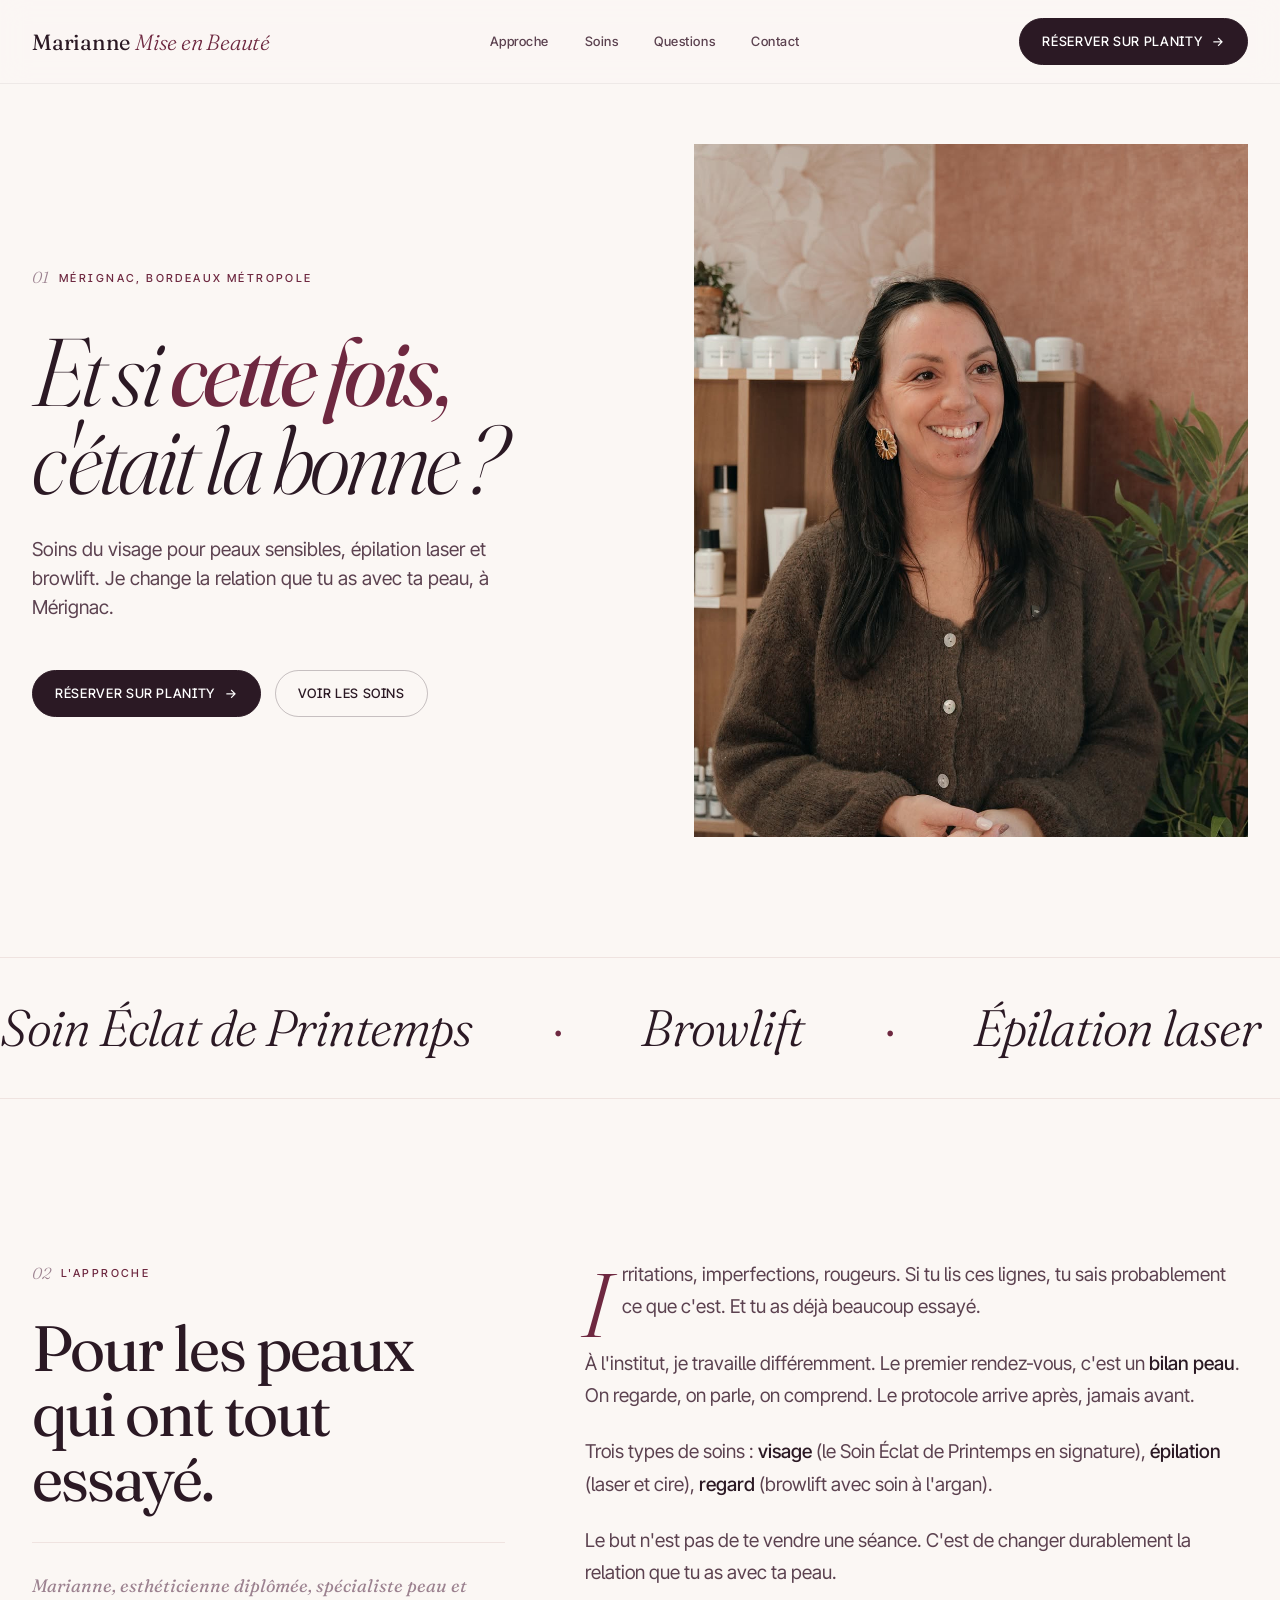
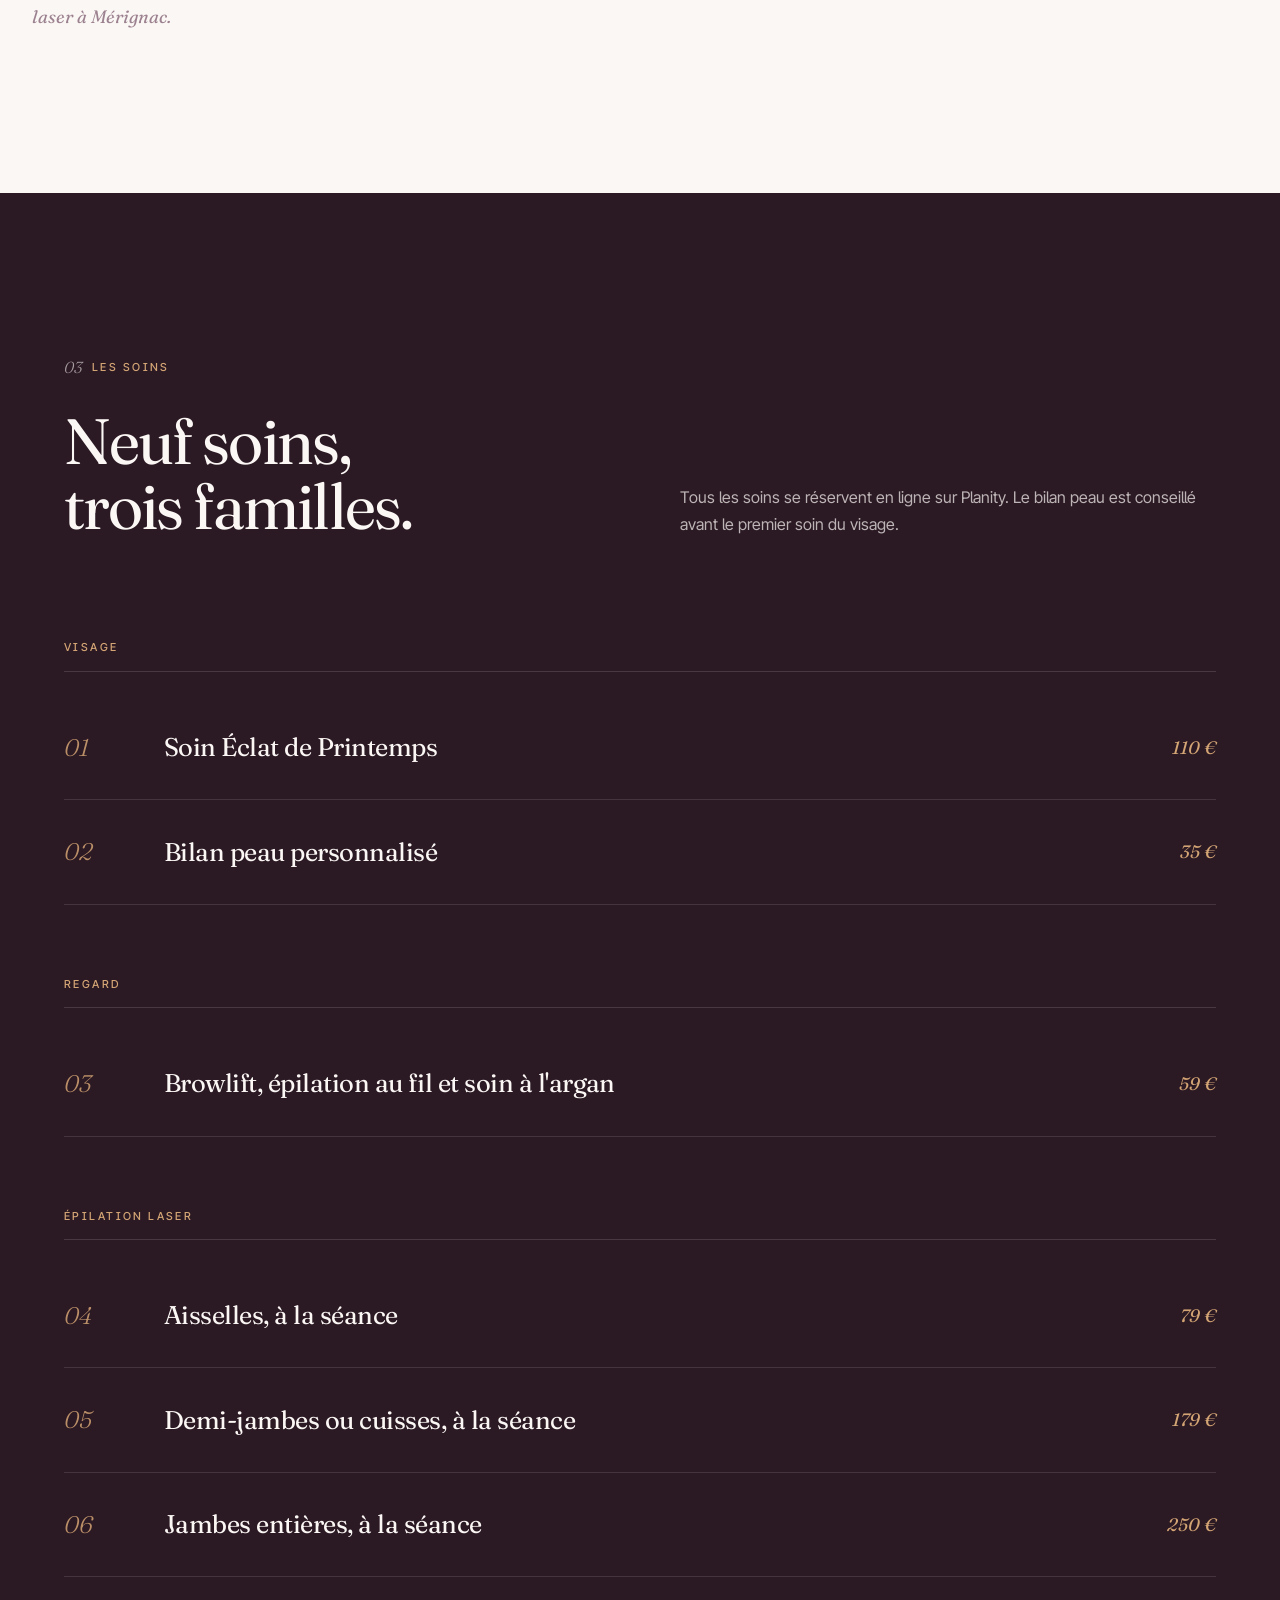
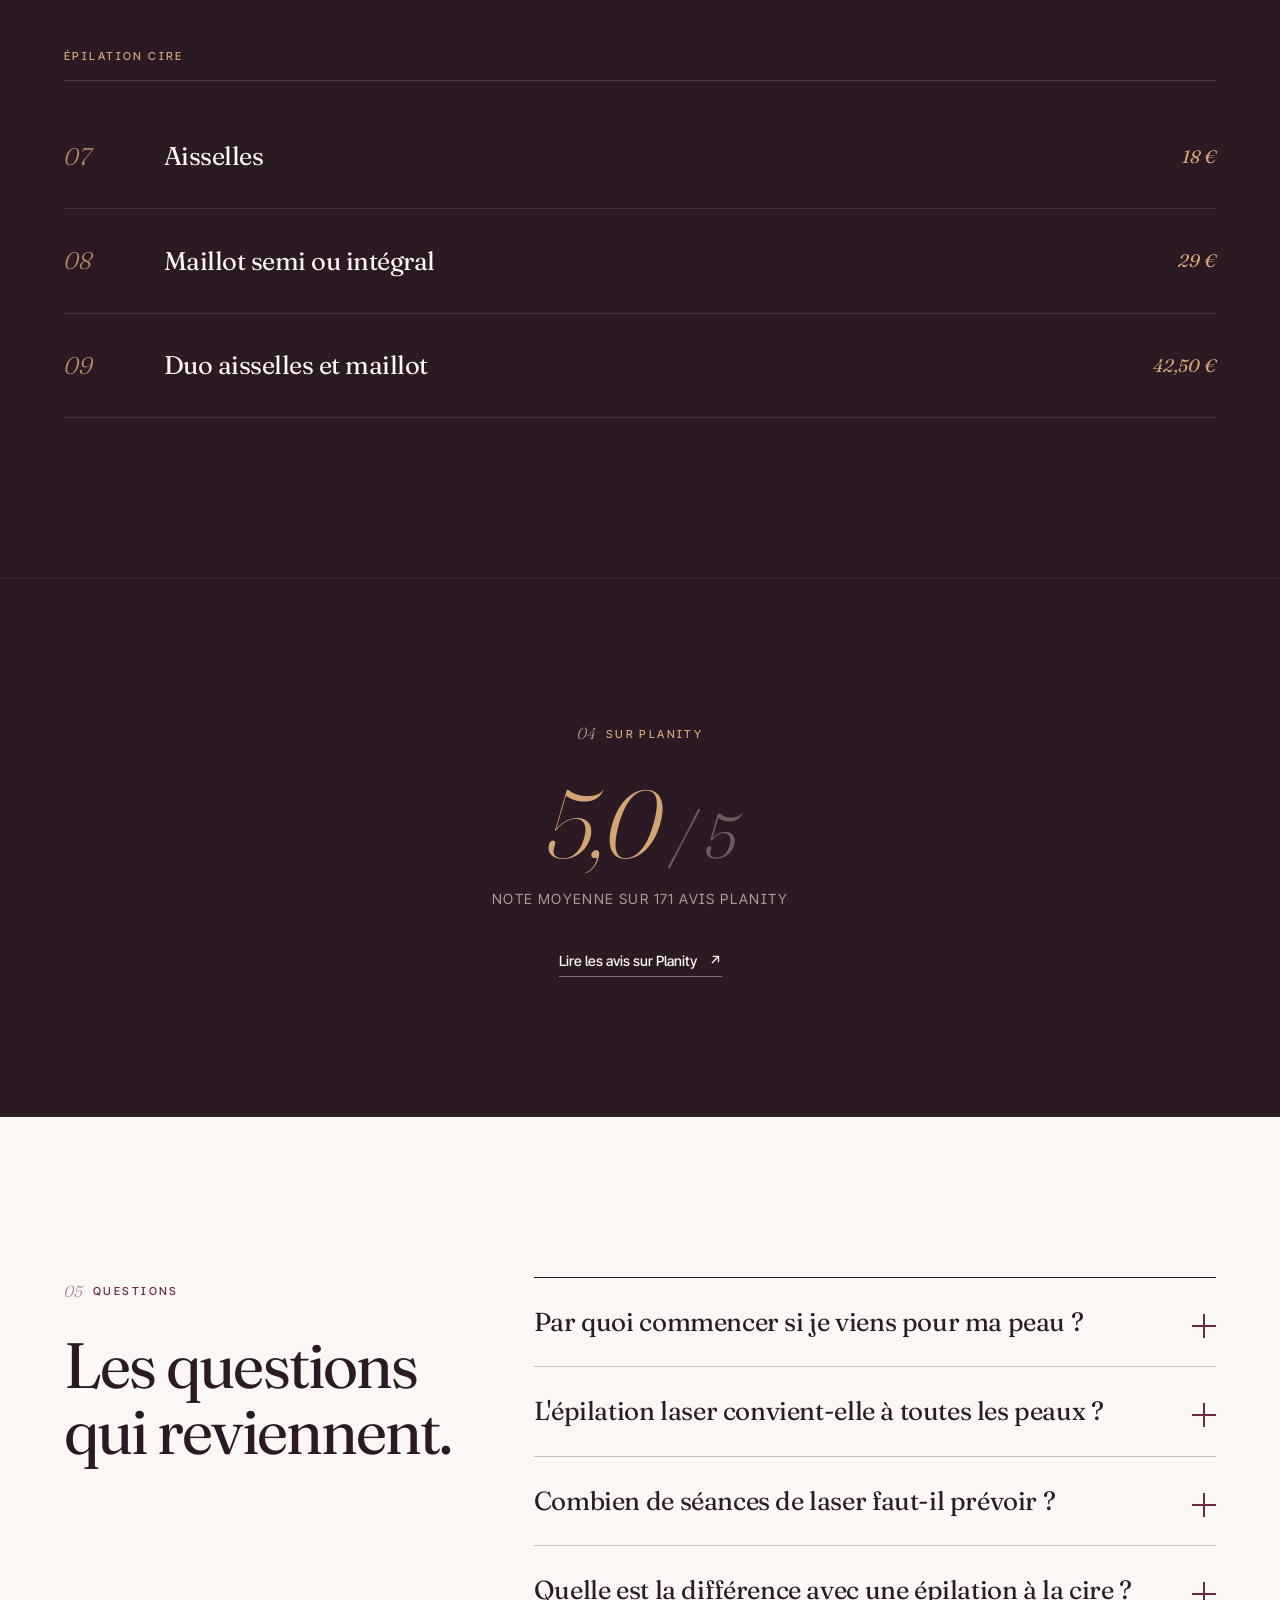
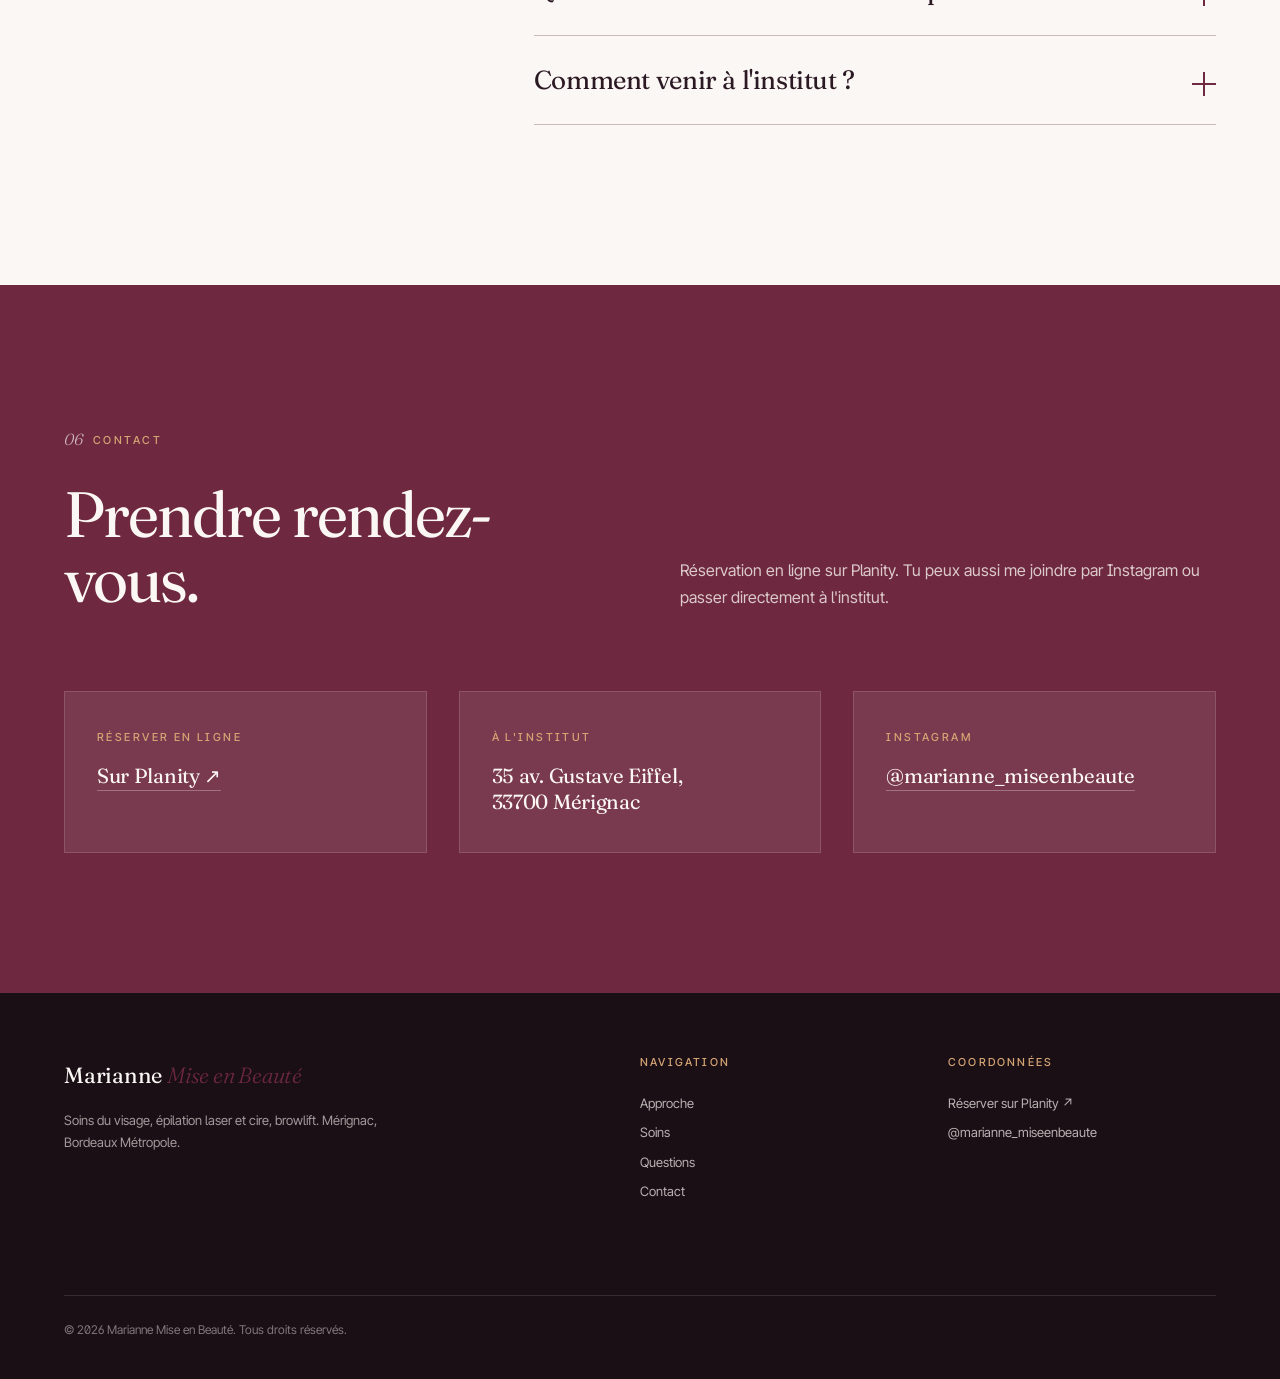
<file: docs/marianne-miseenbeaute/index.html>
<!doctype html>
<html lang="fr">
<head>
<meta charset="utf-8">
<meta name="viewport" content="width=device-width, initial-scale=1, viewport-fit=cover">
<title>Marianne Mise en Beauté, soins peau et laser à Mérignac (Bordeaux)</title>
<meta name="description" content="Cabinet de Marianne à Mérignac : épilation laser, soins visage anti-irritations, browlift. Réservation en ligne sur Planity.">
<meta property="og:title" content="Marianne Mise en Beauté, par Marianne">
<meta property="og:description" content="Je change la relation que tu as avec ta peau. Mérignac.">
<meta property="og:image" content="assets/post_001.jpg">
<link rel="icon" href="assets/profil.jpg">
<link rel="preconnect" href="https://fonts.googleapis.com">
<link rel="preconnect" href="https://fonts.gstatic.com" crossorigin>
<link href="https://fonts.googleapis.com/css2?family=Fraunces:ital,opsz,wght@0,9..144,300;0,9..144,400;0,9..144,500;1,9..144,300;1,9..144,400&family=Inter+Tight:wght@300;400;500;600&display=swap" rel="stylesheet">
<style>
:root {
  --ink-strong: #2B1924;
  --ink-mid:    #5C4250;
  --ink-soft:   #9C8290;
  --paper:      #FBF7F4;
  --paper-warm: #F5EBE3;
  --white:      #FFFFFF;
  --black:      #1A0F15;
  --accent:     #6E2840;
  --accent-soft:#A56076;
  --warm:       #D4A574;
  --border:     #EFE3E0;
  --border-mid: #CFB8BD;
  --font-display: "Fraunces", "Cormorant Garamond", Georgia, serif;
  --font-body:    "Inter Tight", "Inter", system-ui, sans-serif;
  --container: 1280px;
  --t-fast: 0.25s cubic-bezier(.2,.7,.2,1);
  --t-mid:  0.55s cubic-bezier(.2,.7,.2,1);
  --t-slow: 0.95s cubic-bezier(.2,.7,.2,1);
}
* { box-sizing: border-box; margin: 0; padding: 0; }
*::selection { background: var(--accent); color: var(--white); }
html { scroll-behavior: smooth; -webkit-text-size-adjust: 100%; }
body {
  font-family: var(--font-body); font-weight: 400; font-size: 17px;
  line-height: 1.65; color: var(--ink-strong); background: var(--paper);
  overflow-x: hidden;
  -webkit-font-smoothing: antialiased; -moz-osx-font-smoothing: grayscale;
  text-rendering: optimizeLegibility;
  font-feature-settings: "ss01", "ss02", "kern", "liga";
}
a { color: inherit; text-decoration: none; transition: opacity var(--t-fast); }
img { max-width: 100%; display: block; }
.container { max-width: var(--container); margin: 0 auto; padding: 0 32px; }
.eyebrow {
  display: inline-flex; align-items: center; gap: 10px;
  font-family: var(--font-body); font-size: 11px; font-weight: 500;
  letter-spacing: 0.22em; text-transform: uppercase; color: var(--accent);
}
.eyebrow .num {
  font-family: var(--font-display); font-style: italic; font-weight: 300;
  font-size: 16px; letter-spacing: 0; color: var(--ink-soft);
}
.eyebrow .bar { display: none; }
h1, h2, h3 { font-family: var(--font-display); font-weight: 400; line-height: 1; letter-spacing: -0.025em; color: var(--ink-strong); }
h1 { font-size: clamp(48px, 7.5vw, 120px); font-weight: 300; font-style: italic; letter-spacing: -0.04em; line-height: 0.92; }
h2 { font-size: clamp(34px, 5vw, 72px); line-height: 1.02; letter-spacing: -0.03em; }
h3 { font-size: clamp(22px, 2.4vw, 32px); font-weight: 400; line-height: 1.15; letter-spacing: -0.02em; }
p { line-height: 1.7; color: var(--ink-mid); }
em { font-family: var(--font-display); font-style: italic; font-weight: 400; }

header.nav {
  position: fixed; top: 0; left: 0; right: 0; z-index: 80;
  padding: 18px 32px;
  background: color-mix(in srgb, var(--paper) 90%, transparent);
  backdrop-filter: saturate(180%) blur(14px);
  -webkit-backdrop-filter: saturate(180%) blur(14px);
  border-bottom: 1px solid color-mix(in srgb, var(--ink-strong) 6%, transparent);
}
header.nav .inner {
  max-width: var(--container); margin: 0 auto;
  display: flex; align-items: center; justify-content: space-between; gap: 16px;
}
.logo { font-family: var(--font-display); font-size: 22px; font-weight: 400; color: var(--ink-strong); letter-spacing: -0.01em; white-space: nowrap; }
.logo em { font-style: italic; font-weight: 300; color: var(--accent); }
nav.primary { display: flex; gap: 36px; }
nav.primary a { font-size: 13px; font-weight: 500; letter-spacing: 0.04em; color: var(--ink-mid); position: relative; }
nav.primary a::after { content: ""; position: absolute; left: 0; right: 0; bottom: -4px; height: 1px; background: var(--accent); transform: scaleX(0); transform-origin: left; transition: transform var(--t-mid); }
nav.primary a:hover { color: var(--ink-strong); }
nav.primary a:hover::after { transform: scaleX(1); }
.btn {
  display: inline-flex; align-items: center; gap: 10px;
  padding: 12px 22px; font-family: var(--font-body); font-size: 13px;
  font-weight: 500; letter-spacing: 0.05em; text-transform: uppercase;
  background: var(--ink-strong); color: var(--white);
  border: 1px solid var(--ink-strong); border-radius: 999px;
  cursor: pointer; transition: transform var(--t-fast), background var(--t-fast);
  white-space: nowrap;
}
.btn:hover { transform: translateY(-1px); background: var(--accent); border-color: var(--accent); }
.btn .arr { transition: transform var(--t-fast); }
.btn:hover .arr { transform: translateX(4px); }
.btn-light { background: transparent; color: var(--ink-strong); border-color: color-mix(in srgb, var(--ink-strong) 25%, transparent); }
.btn-light:hover { background: var(--ink-strong); color: var(--white); }
.btn-reserve .lbl-short { display: none; }
@media (max-width: 860px) {
  nav.primary { display: none; }
  header.nav { padding: 14px 18px; }
  .logo { font-size: 18px; }
  .btn { padding: 10px 16px; font-size: 12px; }
  .btn-reserve .lbl-long { display: none; }
  .btn-reserve .lbl-short { display: inline; }
}

section.hero {
  margin-top: 64px; min-height: calc(100vh - 64px);
  padding: 80px 32px 120px;
  display: grid; grid-template-columns: 1.05fr 1fr;
  gap: 80px; align-items: center;
  max-width: var(--container); margin-inline: auto; position: relative;
}
.hero .copy { max-width: 620px; position: relative; z-index: 2; }
.hero .eyebrow { margin-bottom: 36px; }
.hero h1 { margin-bottom: 32px; }
.hero h1 .acc { color: var(--accent); }
.hero .tagline { font-size: clamp(18px, 1.5vw, 22px); line-height: 1.5; color: var(--ink-mid); max-width: 460px; margin-bottom: 48px; }
.hero .ctas { display: flex; gap: 14px; flex-wrap: wrap; align-items: center; }
.hero .img-wrap { position: relative; aspect-ratio: 4/5; overflow: hidden; background: var(--accent); }
.hero .img-wrap img { width: 100%; height: 100%; object-fit: cover; filter: saturate(0.94) contrast(1.02); transition: transform var(--t-slow); }
.hero:hover .img-wrap img { transform: scale(1.02); }
.hero .img-caption { position: absolute; left: -64px; bottom: 32px; writing-mode: vertical-rl; transform: rotate(180deg); font-family: var(--font-display); font-style: italic; font-size: 13px; color: var(--ink-soft); letter-spacing: 0.05em; }

.marquee { overflow: hidden; padding: 28px 0; border-top: 1px solid var(--border); border-bottom: 1px solid var(--border); background: var(--paper); }
.marquee-track { display: flex; gap: 80px; animation: marquee 45s linear infinite; white-space: nowrap; width: max-content; }
.marquee-track span { font-family: var(--font-display); font-size: clamp(28px, 4vw, 56px); font-style: italic; font-weight: 300; letter-spacing: -0.02em; color: var(--ink-strong); }
.marquee-track span::after { content: "·"; margin-left: 80px; color: var(--accent); font-style: normal; }
@keyframes marquee { from { transform: translateX(0); } to { transform: translateX(-50%); } }

section.about { padding: 160px 32px; background: var(--paper); }
.about .grid { max-width: var(--container); margin: 0 auto; display: grid; grid-template-columns: 5fr 7fr; gap: 80px; align-items: start; }
.about .left { position: sticky; top: 120px; }
.about .left .eyebrow { margin-bottom: 28px; }
.about .left h2 { margin-bottom: 32px; }
.about .left .signature { font-family: var(--font-display); font-style: italic; color: var(--ink-soft); font-size: 18px; margin-top: 28px; padding-top: 28px; border-top: 1px solid var(--border); }
.about .right { font-size: 19px; line-height: 1.75; color: var(--ink-mid); }
.about .right p { margin-bottom: 24px; }
.about .right p strong { color: var(--ink-strong); font-weight: 500; }
.about .right p:first-of-type::first-letter { font-family: var(--font-display); font-style: italic; font-weight: 300; font-size: 90px; float: left; line-height: 0.85; margin: 8px 12px 0 -4px; color: var(--accent); }

@media (max-width: 860px) {
  section.about { padding: 100px 24px; }
  .about .grid { grid-template-columns: 1fr; gap: 48px; }
  .about .left { position: static; }
  .about .right { font-size: 17px; }
  .about .right p:first-of-type::first-letter { font-size: 64px; }
  section.hero { grid-template-columns: 1fr; gap: 60px; min-height: auto; padding: 60px 24px 80px; }
  .hero .img-caption { display: none; }
}

section.services { padding: 160px 32px; background: var(--ink-strong); color: var(--paper); }
section.services .container { max-width: var(--container); margin: 0 auto; }
section.services .header { display: grid; grid-template-columns: 1fr 1fr; gap: 80px; margin-bottom: 100px; align-items: end; }
section.services .header .eyebrow { color: var(--warm); margin-bottom: 28px; }
section.services .header .eyebrow .num { color: var(--paper); opacity: 0.6; }
section.services .header .eyebrow .bar { background: var(--warm); }
section.services .header h2 { color: var(--paper); }
section.services .header .right p { font-size: 16px; line-height: 1.7; color: color-mix(in srgb, var(--paper) 70%, transparent); }
section.services .famille { margin-top: 70px; }
section.services .famille:first-of-type { margin-top: 0; }
section.services .famille-titre {
  font-family: var(--font-body); font-size: 11px; font-weight: 500;
  letter-spacing: 0.22em; text-transform: uppercase; color: var(--warm);
  margin-bottom: 24px; padding-bottom: 14px;
  border-bottom: 1px solid color-mix(in srgb, var(--paper) 14%, transparent);
}
section.services .item { border-bottom: 1px solid color-mix(in srgb, var(--paper) 12%, transparent); display: grid; grid-template-columns: 60px 1fr 100px; gap: 40px; padding: 32px 0; align-items: center; transition: background var(--t-mid); }
section.services .item:hover { background: color-mix(in srgb, var(--paper) 4%, transparent); }
section.services .item .num { font-family: var(--font-display); font-style: italic; font-weight: 300; font-size: 24px; color: var(--warm); opacity: 0.85; }
section.services .item .nom { font-family: var(--font-display); font-weight: 400; font-size: clamp(20px, 2vw, 28px); letter-spacing: -0.02em; line-height: 1.2; color: var(--paper); }
section.services .item .prix { font-family: var(--font-display); font-style: italic; font-size: 18px; color: var(--warm); text-align: right; }

@media (max-width: 860px) {
  section.services { padding: 100px 24px; }
  section.services .header { grid-template-columns: 1fr; gap: 24px; margin-bottom: 60px; }
  section.services .item { grid-template-columns: 40px 1fr; grid-template-rows: auto auto; gap: 8px 16px; padding: 22px 0; }
  section.services .item .num { font-size: 18px; }
  section.services .item .nom { grid-column: 1 / -1; font-size: 20px; }
  section.services .item .prix { grid-column: 1 / -1; text-align: left; font-size: 16px; }
}

section.avis { padding: 140px 32px; background: var(--ink-strong); color: var(--paper); text-align: center; border-top: 1px solid color-mix(in srgb, var(--paper) 8%, transparent); }
.avis .container { max-width: 760px; margin: 0 auto; }
.avis .eyebrow { color: var(--warm); margin-bottom: 28px; }
.avis .eyebrow .num { color: var(--paper); opacity: 0.6; }
.avis .eyebrow .bar { background: var(--warm); }
.avis .stars { font-family: var(--font-display); font-size: clamp(56px, 8vw, 96px); font-weight: 300; font-style: italic; line-height: 1; margin-bottom: 16px; color: var(--paper); letter-spacing: -0.02em; }
.avis .note-num { color: var(--warm); }
.avis .lbl-note { font-family: var(--font-body); font-size: 14px; letter-spacing: 0.1em; text-transform: uppercase; color: color-mix(in srgb, var(--paper) 60%, transparent); margin-bottom: 36px; }
.avis .link { display: inline-flex; align-items: center; gap: 12px; font-size: 14px; font-weight: 500; color: var(--paper); padding-bottom: 4px; border-bottom: 1px solid color-mix(in srgb, var(--paper) 40%, transparent); }
.avis .link:hover { border-bottom-color: var(--warm); }

section.faq { padding: 160px 32px; background: var(--paper); }
.faq .container { max-width: var(--container); margin: 0 auto; display: grid; grid-template-columns: 4fr 7fr; gap: 80px; align-items: start; }
.faq .head { position: sticky; top: 120px; }
.faq .head .eyebrow { margin-bottom: 28px; }
.faq .list { border-top: 1px solid var(--ink-strong); }
.faq details { border-bottom: 1px solid var(--border-mid); padding: 28px 0; }
.faq summary { list-style: none; cursor: pointer; display: flex; justify-content: space-between; align-items: flex-start; gap: 24px; font-family: var(--font-display); font-size: clamp(20px, 2.2vw, 26px); font-weight: 400; line-height: 1.25; letter-spacing: -0.015em; color: var(--ink-strong); }
.faq summary::-webkit-details-marker { display: none; }
.faq summary .ic { flex: 0 0 24px; width: 24px; height: 24px; position: relative; margin-top: 8px; transition: transform var(--t-mid); }
.faq summary .ic::before, .faq summary .ic::after { content: ""; position: absolute; background: var(--accent); }
.faq summary .ic::before { top: 11px; left: 0; right: 0; height: 2px; }
.faq summary .ic::after { top: 0; bottom: 0; left: 11px; width: 2px; transition: transform var(--t-mid); }
.faq details[open] summary .ic::after { transform: scaleY(0); }
.faq .r { margin-top: 18px; font-size: 16px; line-height: 1.7; color: var(--ink-mid); max-width: 640px; }
@media (max-width: 860px) {
  section.faq { padding: 100px 24px; }
  .faq .container { grid-template-columns: 1fr; gap: 40px; }
  .faq .head { position: static; }
}

section.contact { padding: 140px 32px; background: var(--accent); color: var(--paper); }
.contact .container { max-width: var(--container); margin: 0 auto; }
.contact .head { display: grid; grid-template-columns: 1fr 1fr; gap: 80px; align-items: end; margin-bottom: 80px; }
.contact .head .left h2 { color: var(--paper); }
.contact .head .left .eyebrow { color: var(--warm); margin-bottom: 28px; }
.contact .head .left .eyebrow .num { color: var(--paper); opacity: 0.7; }
.contact .head .left .eyebrow .bar { background: var(--warm); }
.contact .head .right p { font-size: 16px; line-height: 1.7; color: color-mix(in srgb, var(--paper) 78%, transparent); }
.contact .grid { display: grid; grid-template-columns: repeat(3, 1fr); gap: 32px; }
.contact .card { padding: 36px 32px; background: color-mix(in srgb, var(--paper) 8%, transparent); border: 1px solid color-mix(in srgb, var(--paper) 14%, transparent); }
.contact .card .lbl { font-size: 11px; font-weight: 500; letter-spacing: 0.22em; text-transform: uppercase; color: var(--warm); margin-bottom: 16px; }
.contact .card .val { font-family: var(--font-display); font-size: clamp(20px, 1.6vw, 24px); font-weight: 400; line-height: 1.3; letter-spacing: -0.015em; color: var(--paper); }
.contact .card a { color: inherit; border-bottom: 1px solid color-mix(in srgb, var(--paper) 30%, transparent); padding-bottom: 2px; }
.contact .card a:hover { border-bottom-color: var(--warm); }
@media (max-width: 860px) {
  section.contact { padding: 100px 24px; }
  .contact .head { grid-template-columns: 1fr; gap: 24px; margin-bottom: 48px; }
  .contact .grid { grid-template-columns: 1fr; gap: 20px; }
}

footer { padding: 60px 32px 40px; background: var(--black); color: color-mix(in srgb, var(--paper) 60%, transparent); font-size: 13px; }
footer .container { max-width: var(--container); margin: 0 auto; display: grid; grid-template-columns: 2fr 1fr 1fr; gap: 40px; }
footer .brand .logo { color: var(--paper); margin-bottom: 12px; display: block; }
footer .brand p { color: inherit; font-size: 13px; max-width: 320px; }
footer .col h4 { font-family: var(--font-body); font-size: 11px; font-weight: 500; letter-spacing: 0.2em; text-transform: uppercase; color: var(--warm); margin-bottom: 18px; }
footer a { display: block; padding: 4px 0; color: color-mix(in srgb, var(--paper) 70%, transparent); }
footer a:hover { color: var(--paper); }
footer .legal { grid-column: 1 / -1; margin-top: 48px; padding-top: 24px; border-top: 1px solid color-mix(in srgb, var(--paper) 12%, transparent); display: flex; justify-content: space-between; flex-wrap: wrap; gap: 16px; font-size: 12px; color: color-mix(in srgb, var(--paper) 45%, transparent); }
@media (max-width: 860px) { footer .container { grid-template-columns: 1fr; } }

.reveal { opacity: 0; transform: translateY(28px); transition: opacity 0.9s cubic-bezier(.2,.7,.2,1), transform 0.9s cubic-bezier(.2,.7,.2,1); }
.reveal.in { opacity: 1; transform: none; }
.reveal-d-1 { transition-delay: 0.08s; }
.reveal-d-2 { transition-delay: 0.16s; }
.reveal-d-3 { transition-delay: 0.24s; }
</style>
</head>
<body>

<header class="nav">
  <div class="inner">
    <a href="#" class="logo">Marianne <em>Mise en Beauté</em></a>
    <nav class="primary">
      <a href="#approche">Approche</a>
      <a href="#protocoles">Soins</a>
      <a href="#questions">Questions</a>
      <a href="#contact">Contact</a>
    </nav>
    <a href="https://www.planity.com/institut-mise-en-beaute-33700-merignac" target="_blank" rel="noopener" class="btn btn-reserve">
      <span class="lbl-long">Réserver sur Planity</span>
      <span class="lbl-short">Réserver</span>
      <span class="arr">→</span>
    </a>
  </div>
</header>

<section class="hero">
  <div class="copy">
    <span class="eyebrow reveal"><span class="num">01</span><span class="bar"></span>Mérignac, Bordeaux Métropole</span>
    <h1 class="reveal reveal-d-1">Et si <em class="acc">cette fois,</em><br>c'était la bonne ?</h1>
    <p class="tagline reveal reveal-d-2">Soins du visage pour peaux sensibles, épilation laser et browlift. Je change la relation que tu as avec ta peau, à Mérignac.</p>
    <div class="ctas reveal reveal-d-3">
      <a href="https://www.planity.com/institut-mise-en-beaute-33700-merignac" target="_blank" rel="noopener" class="btn">Réserver sur Planity <span class="arr">→</span></a>
      <a href="#protocoles" class="btn btn-light">Voir les soins</a>
    </div>
  </div>
  <div class="img-wrap reveal reveal-d-2">
    <img src="assets/post_001.jpg" alt="Marianne dans son institut à Mérignac">
    <span class="img-caption">À l'institut, Mérignac</span>
  </div>
</section>

<div class="marquee">
  <div class="marquee-track">
    <span>Soin Éclat de Printemps</span><span>Browlift</span><span>Épilation laser</span><span>Bilan peau</span><span>Cire</span><span>Soin Éclat de Printemps</span><span>Browlift</span><span>Épilation laser</span><span>Bilan peau</span><span>Cire</span>
  </div>
</div>

<section class="about" id="approche">
  <div class="grid">
    <div class="left">
      <span class="eyebrow reveal"><span class="num">02</span><span class="bar"></span>L'approche</span>
      <h2 class="reveal reveal-d-1">Pour les peaux<br>qui ont tout essayé.</h2>
      <p class="signature reveal reveal-d-2">Marianne, esthéticienne diplômée, spécialiste peau et laser à Mérignac.</p>
    </div>
    <div class="right reveal reveal-d-1">
      <p>Irritations, imperfections, rougeurs. Si tu lis ces lignes, tu sais probablement ce que c'est. Et tu as déjà beaucoup essayé.</p>
      <p>À l'institut, je travaille différemment. Le premier rendez&#8209;vous, c'est un <strong>bilan peau</strong>. On regarde, on parle, on comprend. Le protocole arrive après, jamais avant.</p>
      <p>Trois types de soins : <strong>visage</strong> (le Soin Éclat de Printemps en signature), <strong>épilation</strong> (laser et cire), <strong>regard</strong> (browlift avec soin à l'argan).</p>
      <p>Le but n'est pas de te vendre une séance. C'est de changer durablement la relation que tu as avec ta peau.</p>
    </div>
  </div>
</section>

<section class="services" id="protocoles">
  <div class="container">
    <div class="header">
      <div>
        <span class="eyebrow reveal"><span class="num">03</span><span class="bar"></span>Les soins</span>
        <h2 class="reveal reveal-d-1">Neuf soins,<br>trois familles.</h2>
      </div>
      <div class="right reveal reveal-d-2">
        <p>Tous les soins se réservent en ligne sur Planity. Le bilan peau est conseillé avant le premier soin du visage.</p>
      </div>
    </div>

    <div class="famille">
      <div class="famille-titre">Visage</div>
      <div class="item reveal">
        <div class="num">01</div>
        <div class="nom">Soin Éclat de Printemps</div>
        <div class="prix"><em>110 €</em></div>
      </div>
      <div class="item reveal">
        <div class="num">02</div>
        <div class="nom">Bilan peau personnalisé</div>
        <div class="prix"><em>35 €</em></div>
      </div>
    </div>

    <div class="famille">
      <div class="famille-titre">Regard</div>
      <div class="item reveal">
        <div class="num">03</div>
        <div class="nom">Browlift, épilation au fil et soin à l'argan</div>
        <div class="prix"><em>59 €</em></div>
      </div>
    </div>

    <div class="famille">
      <div class="famille-titre">Épilation laser</div>
      <div class="item reveal">
        <div class="num">04</div>
        <div class="nom">Aisselles, à la séance</div>
        <div class="prix"><em>79 €</em></div>
      </div>
      <div class="item reveal">
        <div class="num">05</div>
        <div class="nom">Demi&#8209;jambes ou cuisses, à la séance</div>
        <div class="prix"><em>179 €</em></div>
      </div>
      <div class="item reveal">
        <div class="num">06</div>
        <div class="nom">Jambes entières, à la séance</div>
        <div class="prix"><em>250 €</em></div>
      </div>
    </div>

    <div class="famille">
      <div class="famille-titre">Épilation cire</div>
      <div class="item reveal">
        <div class="num">07</div>
        <div class="nom">Aisselles</div>
        <div class="prix"><em>18 €</em></div>
      </div>
      <div class="item reveal">
        <div class="num">08</div>
        <div class="nom">Maillot semi ou intégral</div>
        <div class="prix"><em>29 €</em></div>
      </div>
      <div class="item reveal">
        <div class="num">09</div>
        <div class="nom">Duo aisselles et maillot</div>
        <div class="prix"><em>42,50 €</em></div>
      </div>
    </div>
  </div>
</section>

<section class="avis" id="avis">
  <div class="container">
    <span class="eyebrow reveal"><span class="num">04</span><span class="bar"></span>Sur Planity</span>
    <div class="stars reveal reveal-d-1"><span class="note-num">5,0</span><span style="color: color-mix(in srgb, var(--paper) 30%, transparent); font-size: 0.65em;">&nbsp;/ 5</span></div>
    <div class="lbl-note reveal reveal-d-2">Note moyenne sur 171 avis Planity</div>
    <a href="https://www.planity.com/institut-mise-en-beaute-33700-merignac" target="_blank" rel="noopener" class="link reveal reveal-d-3">
      Lire les avis sur Planity <span class="arr">↗</span>
    </a>
  </div>
</section>

<section class="faq" id="questions">
  <div class="container">
    <div class="head">
      <span class="eyebrow reveal"><span class="num">05</span><span class="bar"></span>Questions</span>
      <h2 class="reveal reveal-d-1">Les questions<br>qui reviennent.</h2>
    </div>
    <div class="list">
      <details class="reveal">
        <summary>Par quoi commencer si je viens pour ma peau ?<span class="ic"></span></summary>
        <p class="r">Par un bilan peau. C'est un rendez&#8209;vous d'environ trente minutes où on regarde ta peau, où tu m'expliques ce que tu as déjà essayé, et où on définit ensemble le bon protocole.</p>
      </details>
      <details class="reveal">
        <summary>L'épilation laser convient&#8209;elle à toutes les peaux ?<span class="ic"></span></summary>
        <p class="r">Pas systématiquement. Certaines peaux et certaines pilosités sont plus adaptées que d'autres. C'est validé lors d'un premier rendez&#8209;vous, avant toute séance.</p>
      </details>
      <details class="reveal">
        <summary>Combien de séances de laser faut&#8209;il prévoir ?<span class="ic"></span></summary>
        <p class="r">Cela dépend de la zone, de ta peau et de ton cycle pilaire. Le calendrier précis t'est donné lors du premier rendez&#8209;vous, sans engagement.</p>
      </details>
      <details class="reveal">
        <summary>Quelle est la différence avec une épilation à la cire ?<span class="ic"></span></summary>
        <p class="r">La cire est ponctuelle et économique. Le laser vise une réduction durable de la pilosité. Les deux options sont disponibles à l'institut, le choix se fait selon ton besoin.</p>
      </details>
      <details class="reveal">
        <summary>Comment venir à l'institut ?<span class="ic"></span></summary>
        <p class="r">L'institut se trouve au 35 avenue Gustave Eiffel à Mérignac, accessible en voiture (parking dans le quartier) et en transports en commun.</p>
      </details>
    </div>
  </div>
</section>

<section class="contact" id="contact">
  <div class="container">
    <div class="head">
      <div class="left">
        <span class="eyebrow reveal"><span class="num">06</span><span class="bar"></span>Contact</span>
        <h2 class="reveal reveal-d-1">Prendre rendez-vous.</h2>
      </div>
      <div class="right reveal reveal-d-2">
        <p>Réservation en ligne sur Planity. Tu peux aussi me joindre par Instagram ou passer directement à l'institut.</p>
      </div>
    </div>
    <div class="grid">
      <div class="card reveal">
        <div class="lbl">Réserver en ligne</div>
        <div class="val"><a href="https://www.planity.com/institut-mise-en-beaute-33700-merignac" target="_blank" rel="noopener">Sur Planity ↗</a></div>
      </div>
      <div class="card reveal reveal-d-1">
        <div class="lbl">À l'institut</div>
        <div class="val">35 av. Gustave Eiffel,<br>33700 Mérignac</div>
      </div>
      <div class="card reveal reveal-d-2">
        <div class="lbl">Instagram</div>
        <div class="val"><a href="https://www.instagram.com/marianne_miseenbeaute/" target="_blank" rel="noopener">@marianne_miseenbeaute</a></div>
      </div>
    </div>
  </div>
</section>

<footer>
  <div class="container">
    <div class="brand">
      <a href="#" class="logo">Marianne <em>Mise en Beauté</em></a>
      <p>Soins du visage, épilation laser et cire, browlift. Mérignac, Bordeaux Métropole.</p>
    </div>
    <div class="col">
      <h4>Navigation</h4>
      <a href="#approche">Approche</a>
      <a href="#protocoles">Soins</a>
      <a href="#questions">Questions</a>
      <a href="#contact">Contact</a>
    </div>
    <div class="col">
      <h4>Coordonnées</h4>
      <a href="https://www.planity.com/institut-mise-en-beaute-33700-merignac" target="_blank" rel="noopener">Réserver sur Planity ↗</a>
      <a href="https://www.instagram.com/marianne_miseenbeaute/" target="_blank" rel="noopener">@marianne_miseenbeaute</a>
    </div>
    <div class="legal">
      <span>© <span id="annee">2026</span> Marianne Mise en Beauté. Tous droits réservés.</span>
    </div>
  </div>
</footer>

<script>
document.getElementById('annee').textContent = new Date().getFullYear();
const io = new IntersectionObserver((entries) => {
  entries.forEach((e) => { if (e.isIntersecting) { e.target.classList.add('in'); io.unobserve(e.target); } });
}, { threshold: 0.12, rootMargin: "0px 0px -8% 0px" });
document.querySelectorAll('.reveal').forEach(el => io.observe(el));
</script>
</body>
</html>
</file>
